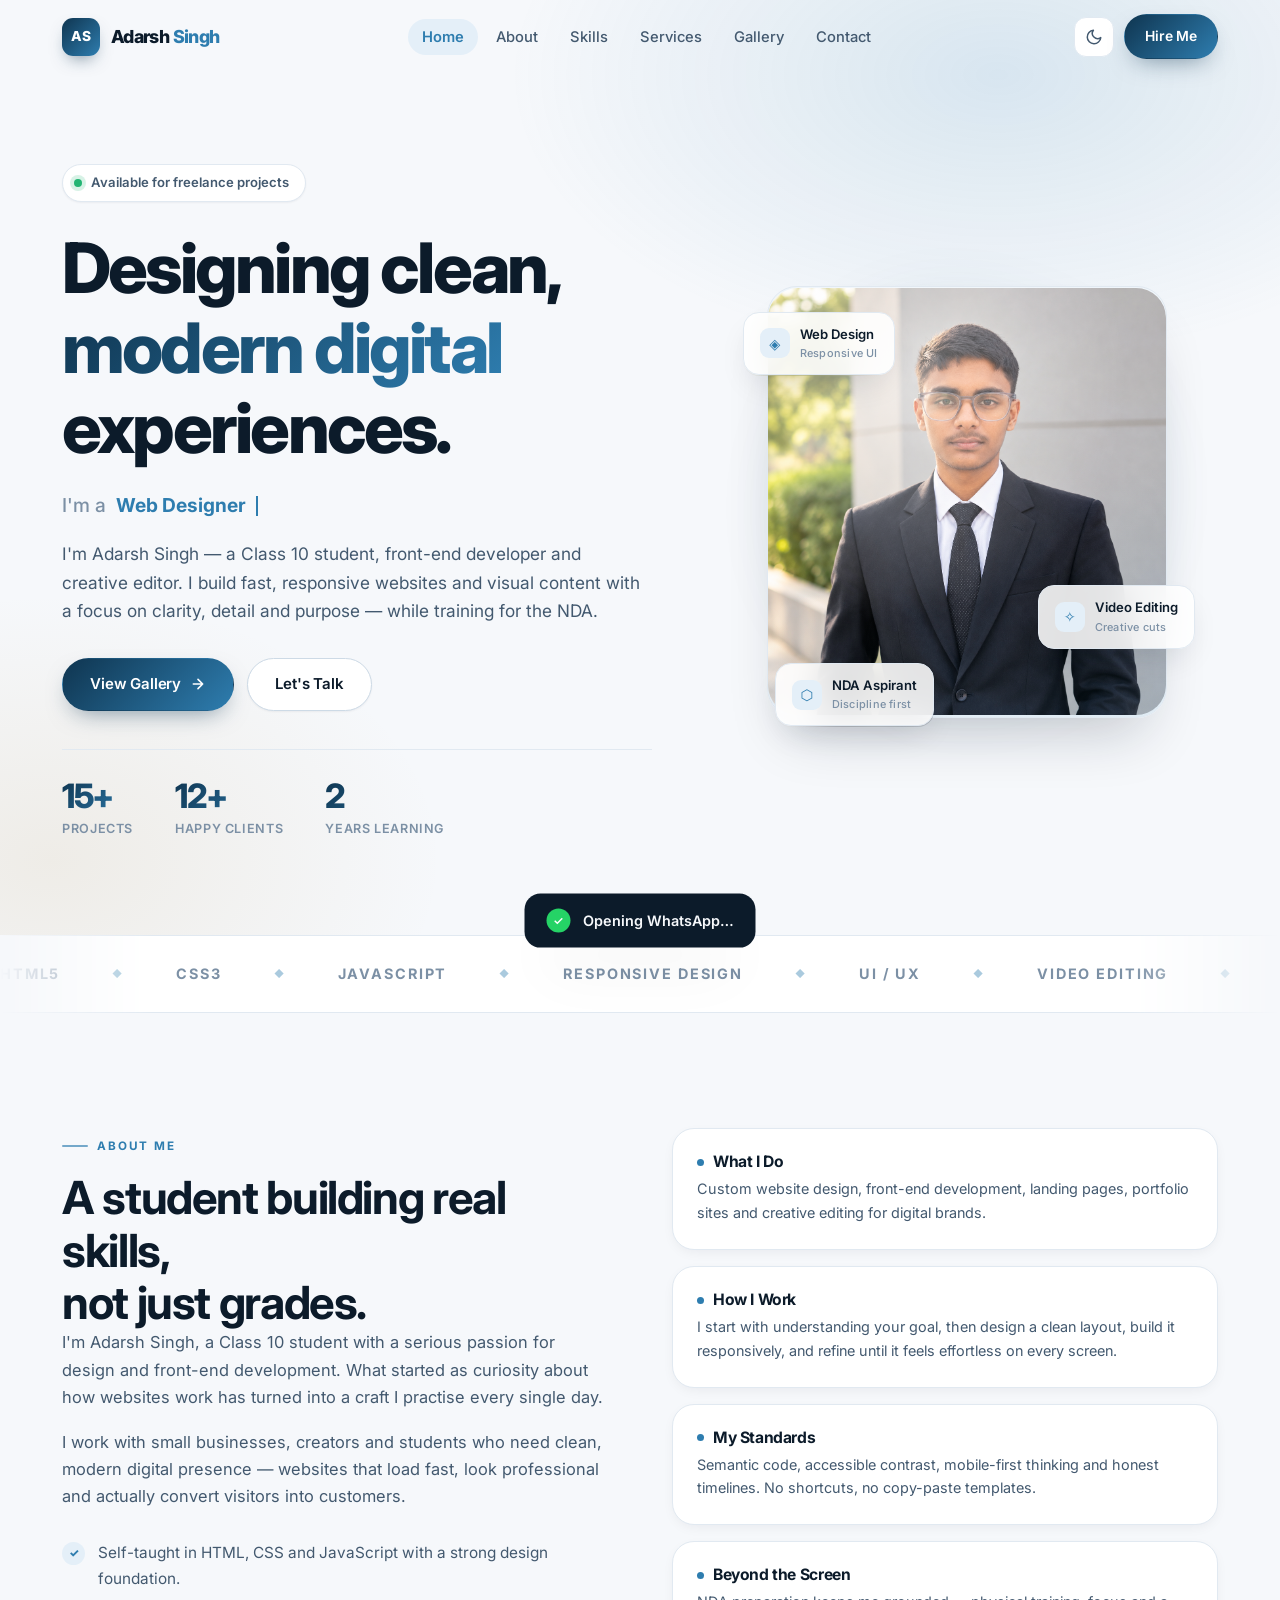
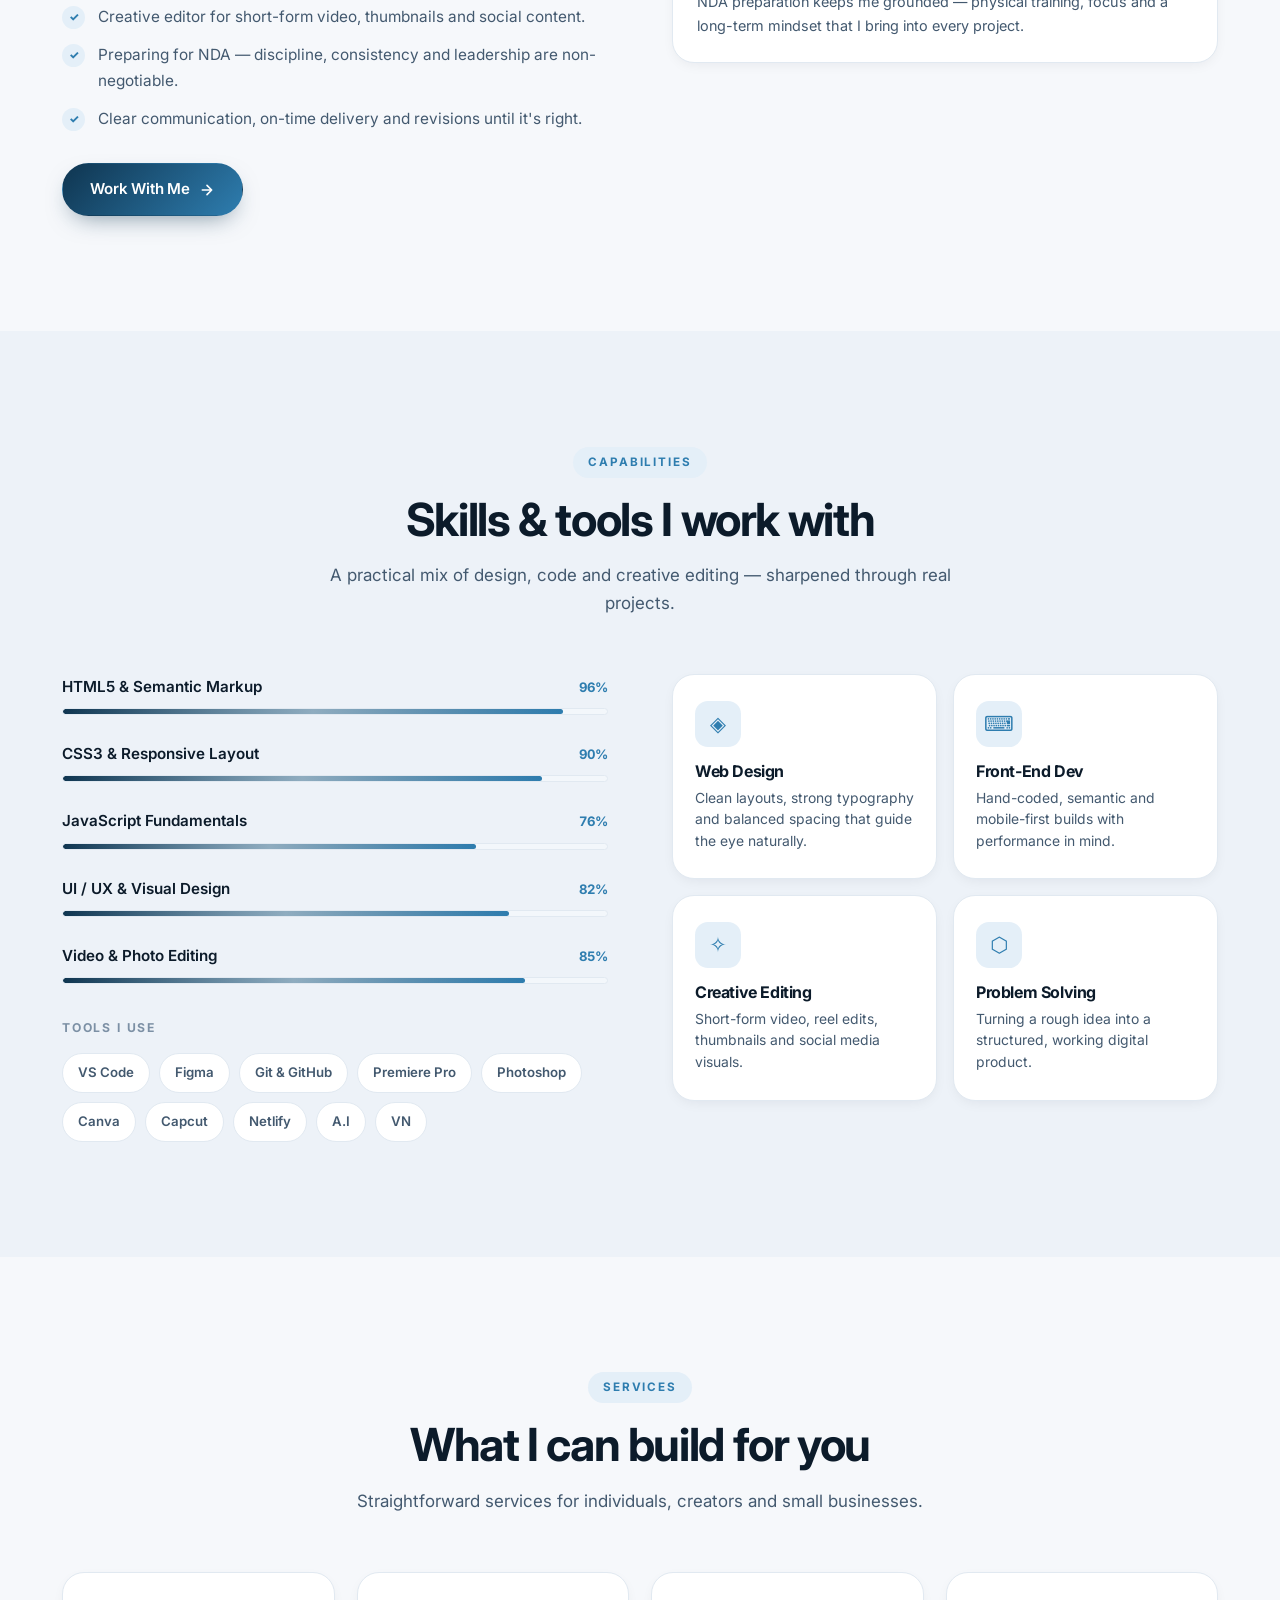
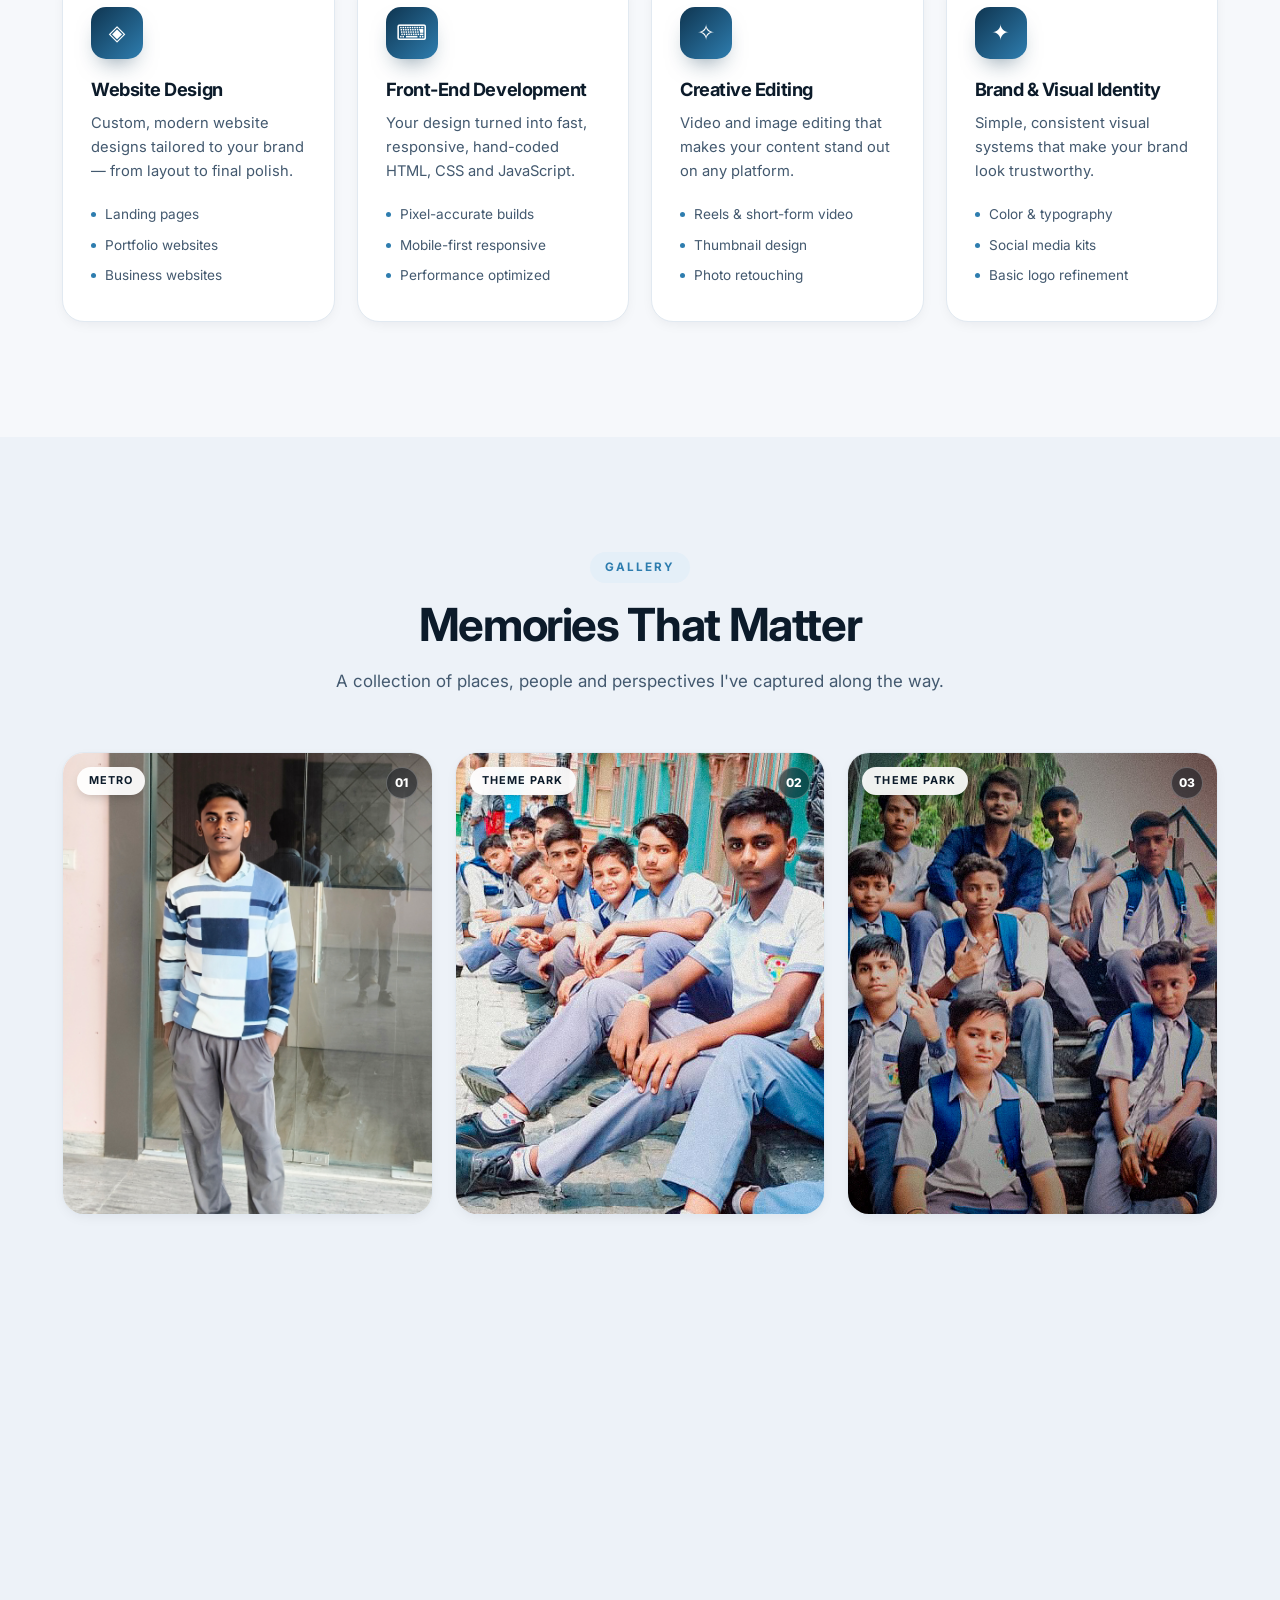
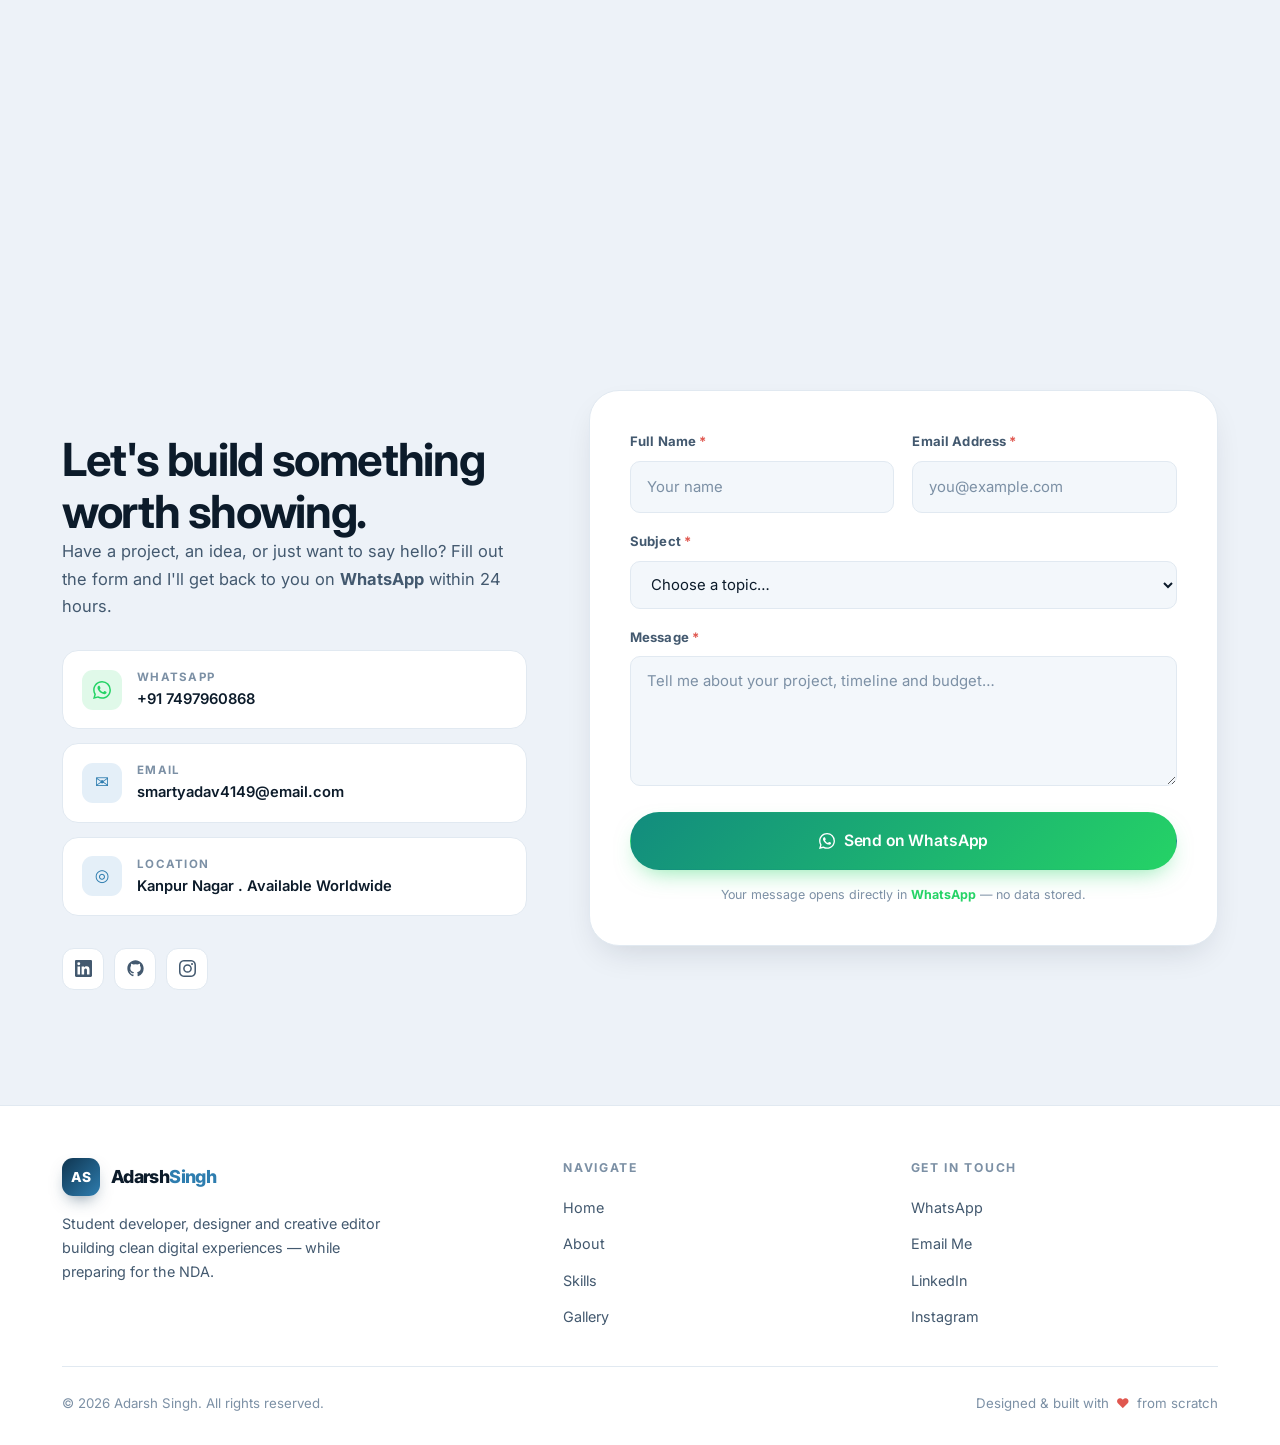
<file: Index.html>
<!DOCTYPE html>
<html lang="en" data-theme="light">
<head>
<meta charset="UTF-8">
<meta name="viewport" content="width=device-width, initial-scale=1.0">
<title>Adarsh Singh — Web Designer, Developer & Creative Editor</title>
<meta name="description" content="Portfolio of Adarsh Singh — student web designer, front-end developer, creative editor and NDA aspirant. Available for freelance work.">
<link rel="preconnect" href="https://fonts.googleapis.com">
<link rel="preconnect" href="https://fonts.gstatic.com" crossorigin>
<link href="https://fonts.googleapis.com/css2?family=Inter:wght@300;400;500;600;700;800&family=Fraunces:opsz,wght@9..144,400;9..144,600;9..144,700&display=swap" rel="stylesheet">
<style>
/* ============================================================
   1. DESIGN TOKENS
   ============================================================ */
:root{
  --bg:#F6F8FB;
  --bg-soft:#EDF2F8;
  --surface:#FFFFFF;
  --surface-2:#F3F7FB;
  --text:#0C1B2A;
  --text-2:#43596F;
  --text-3:#7C90A5;
  --border:#E1E9F1;
  --border-strong:#CDDAE6;

  --primary:#0F3550;
  --accent:#2E7DAF;
  --accent-soft:#E4EFF8;
  --gold:#B08B45;
  --gold-soft:#F6EEDD;
  --wa:#25D366;

  --grad:linear-gradient(135deg,#0F3550 0%,#2E7DAF 100%);
  --grad-soft:linear-gradient(135deg,#EAF2F9 0%,#F7FAFD 100%);

  --shadow-xs:0 1px 2px rgba(12,27,42,.05);
  --shadow-sm:0 4px 14px -4px rgba(12,27,42,.08);
  --shadow-md:0 14px 34px -12px rgba(12,27,42,.16);
  --shadow-lg:0 34px 60px -24px rgba(12,27,42,.24);

  --r-sm:10px;
  --r-md:16px;
  --r-lg:22px;
  --r-xl:30px;
  --r-full:999px;

  --nav-h:74px;
  --ease:cubic-bezier(.22,.61,.36,1);
  --maxw:1200px;
}

html[data-theme="dark"]{
  --bg:#080E16;
  --bg-soft:#0C1620;
  --surface:#0F1B27;
  --surface-2:#14232F;
  --text:#EAF1F8;
  --text-2:#A9BDCF;
  --text-3:#6E849A;
  --border:#1D2E3F;
  --border-strong:#2A3F54;

  --primary:#2E7DAF;
  --accent:#4FA8DC;
  --accent-soft:#12293A;
  --gold:#D6B36A;
  --gold-soft:#2A2318;

  --grad:linear-gradient(135deg,#1D5C87 0%,#4FA8DC 100%);
  --grad-soft:linear-gradient(135deg,#0F1E2B 0%,#0B1520 100%);

  --shadow-xs:0 1px 2px rgba(0,0,0,.4);
  --shadow-sm:0 4px 14px -4px rgba(0,0,0,.5);
  --shadow-md:0 14px 34px -12px rgba(0,0,0,.65);
  --shadow-lg:0 34px 60px -24px rgba(0,0,0,.8);
}

/* ============================================================
   2. BASE / RESET
   ============================================================ */
*,*::before,*::after{margin:0;padding:0;box-sizing:border-box}

html{
  scroll-behavior:smooth;
  scroll-padding-top:calc(var(--nav-h) + 16px);
  -webkit-text-size-adjust:100%;
}

body{
  font-family:'Inter',system-ui,-apple-system,'Segoe UI',Roboto,sans-serif;
  background:var(--bg);
  color:var(--text);
  line-height:1.65;
  font-size:16px;
  -webkit-font-smoothing:antialiased;
  -moz-osx-font-smoothing:grayscale;
  overflow-x:hidden;
  transition:background .35s var(--ease),color .35s var(--ease);
}

body.no-scroll{overflow:hidden}

img,svg{display:block;max-width:100%}
button,input,textarea,select{font:inherit;color:inherit}
button{background:none;border:none;cursor:pointer}
a{color:inherit;text-decoration:none}
ul{list-style:none}

::selection{background:var(--accent);color:#fff}

h1,h2,h3,h4{font-weight:700;line-height:1.15;letter-spacing:-.025em;color:var(--text)}
h1{font-size:clamp(2.4rem,6.2vw,4.35rem);font-weight:800;letter-spacing:-.04em}
h2{font-size:clamp(1.85rem,4.4vw,2.85rem);letter-spacing:-.03em}
h3{font-size:clamp(1.1rem,2.2vw,1.4rem)}
p{color:var(--text-2)}

.serif{font-family:'Fraunces',Georgia,serif;font-weight:600;letter-spacing:-.02em}

/* ============================================================
   3. LAYOUT HELPERS
   ============================================================ */
.container{width:100%;max-width:var(--maxw);margin-inline:auto;padding-inline:22px}

section{padding:clamp(66px,9vw,118px) 0;position:relative}

.section-head{max-width:660px;margin-bottom:56px}
.section-head.center{margin-inline:auto;text-align:center}

.eyebrow{
  display:inline-flex;align-items:center;gap:9px;
  font-size:.73rem;font-weight:700;letter-spacing:.16em;text-transform:uppercase;
  color:var(--accent);margin-bottom:16px;
}
.eyebrow::before{
  content:"";width:26px;height:2px;border-radius:2px;background:var(--accent);opacity:.65;
}
.section-head.center .eyebrow::before{display:none}
.section-head.center .eyebrow{padding:6px 15px;background:var(--accent-soft);border-radius:var(--r-full)}

.section-head h2{margin-bottom:16px}
.section-head p{font-size:1.06rem;max-width:58ch}
.section-head.center p{margin-inline:auto}

/* ============================================================
   4. BUTTONS
   ============================================================ */
.btn{
  display:inline-flex;align-items:center;justify-content:center;gap:9px;
  padding:13px 27px;border-radius:var(--r-full);
  font-size:.94rem;font-weight:600;letter-spacing:-.01em;
  cursor:pointer;border:1.5px solid transparent;white-space:nowrap;
  transition:transform .25s var(--ease),box-shadow .25s var(--ease),
             background .25s var(--ease),color .25s var(--ease),border-color .25s var(--ease);
}
.btn svg{width:16px;height:16px;flex-shrink:0;transition:transform .3s var(--ease)}
.btn:active{transform:scale(.97)}

.btn-primary{background:var(--grad);color:#fff;box-shadow:0 10px 24px -10px rgba(15,53,80,.55)}
.btn-primary:hover{transform:translateY(-2px);box-shadow:0 18px 32px -12px rgba(15,53,80,.6)}
.btn-primary:hover svg{transform:translateX(3px)}

.btn-wa{
  background:linear-gradient(135deg,#128C7E 0%,#25D366 100%);
  color:#fff;
  box-shadow:0 10px 24px -10px rgba(37,211,102,.6);
}
.btn-wa:hover{transform:translateY(-2px);box-shadow:0 18px 32px -12px rgba(37,211,102,.7)}

.btn-ghost{background:var(--surface);color:var(--text);border-color:var(--border-strong);box-shadow:var(--shadow-xs)}
.btn-ghost:hover{transform:translateY(-2px);border-color:var(--accent);color:var(--accent);box-shadow:var(--shadow-sm)}

.btn-sm{padding:10px 20px;font-size:.87rem}

/* ============================================================
   5. SCROLL PROGRESS
   ============================================================ */
.scroll-progress{
  position:fixed;top:0;left:0;height:3px;width:0;z-index:2000;
  background:var(--grad);
  transition:width .1s linear;
  box-shadow:0 0 12px rgba(46,125,175,.6);
}

/* ============================================================
   6. HEADER / NAV
   ============================================================ */
.header{
  position:fixed;top:0;left:0;right:0;z-index:1000;
  height:var(--nav-h);
  display:flex;align-items:center;
  background:transparent;
  transition:background .35s var(--ease),box-shadow .35s var(--ease),
             border-color .35s var(--ease),backdrop-filter .35s var(--ease);
  border-bottom:1px solid transparent;
}
.header.scrolled{
  background:color-mix(in srgb,var(--surface) 82%,transparent);
  backdrop-filter:blur(18px) saturate(160%);
  -webkit-backdrop-filter:blur(18px) saturate(160%);
  border-bottom-color:var(--border);
  box-shadow:0 6px 24px -16px rgba(12,27,42,.35);
}

.nav{display:flex;align-items:center;justify-content:space-between;gap:20px;width:100%}

.logo{display:flex;align-items:center;gap:11px;font-weight:800;font-size:1.12rem;letter-spacing:-.035em}
.logo-mark{
  width:38px;height:38px;border-radius:11px;background:var(--grad);
  display:grid;place-items:center;color:#fff;font-size:.86rem;font-weight:800;
  letter-spacing:-.03em;box-shadow:0 8px 18px -8px rgba(15,53,80,.7);
  flex-shrink:0;
}
.logo-text span{color:var(--accent)}

.nav-menu{display:flex;align-items:center;gap:4px}
.nav-link{
  position:relative;padding:9px 14px;border-radius:var(--r-full);
  font-size:.92rem;font-weight:500;color:var(--text-2);
  transition:color .25s var(--ease),background .25s var(--ease);
}
.nav-link:hover{color:var(--text);background:var(--surface-2)}
.nav-link.active{color:var(--accent);font-weight:600;background:var(--accent-soft)}

.nav-actions{display:flex;align-items:center;gap:10px}

.icon-btn{
  width:40px;height:40px;border-radius:12px;
  display:grid;place-items:center;
  border:1.5px solid var(--border);background:var(--surface);
  color:var(--text-2);transition:all .25s var(--ease);
}
.icon-btn:hover{color:var(--accent);border-color:var(--accent);transform:translateY(-2px)}
.icon-btn svg{width:18px;height:18px}

.theme-toggle .sun{display:none}
html[data-theme="dark"] .theme-toggle .sun{display:block}
html[data-theme="dark"] .theme-toggle .moon{display:none}

.hamburger{display:none;width:42px;height:42px;border-radius:12px;border:1.5px solid var(--border);background:var(--surface);position:relative}
.hamburger span{
  position:absolute;left:50%;top:50%;width:18px;height:2px;border-radius:2px;
  background:var(--text);transform:translate(-50%,-50%);
  transition:transform .3s var(--ease),opacity .2s var(--ease);
}
.hamburger span:nth-child(1){margin-top:-6px}
.hamburger span:nth-child(3){margin-top:6px}
.hamburger.open span:nth-child(1){transform:translate(-50%,-50%) rotate(45deg);margin-top:0}
.hamburger.open span:nth-child(2){opacity:0}
.hamburger.open span:nth-child(3){transform:translate(-50%,-50%) rotate(-45deg);margin-top:0}

/* ============================================================
   7. HERO
   ============================================================ */
.hero{
  padding-top:calc(var(--nav-h) + clamp(48px,8vw,90px));
  padding-bottom:clamp(60px,8vw,96px);
  position:relative;overflow:hidden;
}
.hero::before{
  content:"";position:absolute;inset:0;z-index:-1;
  background:
    radial-gradient(720px 420px at 78% 8%,color-mix(in srgb,var(--accent) 15%,transparent),transparent 68%),
    radial-gradient(560px 380px at 4% 92%,color-mix(in srgb,var(--gold) 11%,transparent),transparent 70%);
  pointer-events:none;
}
.hero-grid{
  display:grid;grid-template-columns:1.08fr .92fr;
  gap:clamp(34px,5vw,68px);align-items:center;
}

.status-pill{
  display:inline-flex;align-items:center;gap:9px;
  padding:7px 16px 7px 11px;border-radius:var(--r-full);
  background:var(--surface);border:1px solid var(--border);
  box-shadow:var(--shadow-xs);
  font-size:.82rem;font-weight:600;color:var(--text-2);
  margin-bottom:26px;
}
.status-dot{
  width:8px;height:8px;border-radius:50%;background:#22B573;
  box-shadow:0 0 0 4px rgba(34,181,115,.18);
  animation:pulse 2.2s infinite;
}
@keyframes pulse{
  0%,100%{box-shadow:0 0 0 4px rgba(34,181,115,.18)}
  50%{box-shadow:0 0 0 7px rgba(34,181,115,.06)}
}

.hero h1{margin-bottom:22px}
.hero h1 .grad{
  background:var(--grad);-webkit-background-clip:text;background-clip:text;
  -webkit-text-fill-color:transparent;color:transparent;
}

.typed-line{
  font-size:clamp(1rem,2.1vw,1.2rem);font-weight:600;
  color:var(--text);margin-bottom:18px;min-height:1.7em;
  display:flex;align-items:center;gap:10px;flex-wrap:wrap;
}
.typed-label{color:var(--text-3);font-weight:500}
#typed{color:var(--accent);font-weight:700}
.caret{
  display:inline-block;width:2px;height:1.05em;background:var(--accent);
  animation:blink 1s steps(1) infinite;vertical-align:-2px;
}
@keyframes blink{0%,49%{opacity:1}50%,100%{opacity:0}}

.hero p.lead{font-size:1.08rem;max-width:53ch;margin-bottom:32px;color:var(--text-2)}

.hero-cta{display:flex;flex-wrap:wrap;gap:13px;margin-bottom:38px}

.hero-stats{
  display:flex;flex-wrap:wrap;gap:clamp(20px,4vw,42px);
  padding-top:28px;border-top:1px solid var(--border);
}
.stat-num{
  font-size:clamp(1.6rem,3.4vw,2.1rem);font-weight:800;letter-spacing:-.04em;
  background:var(--grad);-webkit-background-clip:text;background-clip:text;
  -webkit-text-fill-color:transparent;line-height:1.1;
}
.stat-label{font-size:.79rem;color:var(--text-3);font-weight:600;letter-spacing:.05em;text-transform:uppercase;margin-top:4px}

/* Hero visual */
.hero-visual{display:flex;justify-content:center;position:relative}
.portrait-wrap{position:relative;width:min(100%,400px);aspect-ratio:1/1.08}

.portrait-glow{
  position:absolute;inset:8%;border-radius:42% 58% 46% 54%/54% 44% 56% 46%;
  background:var(--grad);opacity:.16;filter:blur(42px);
  animation:blob 14s ease-in-out infinite alternate;
}
@keyframes blob{
  0%{border-radius:42% 58% 46% 54%/54% 44% 56% 46%;transform:scale(1)}
  50%{border-radius:58% 42% 60% 40%/44% 58% 42% 56%;transform:scale(1.06)}
  100%{border-radius:46% 54% 38% 62%/60% 40% 60% 40%;transform:scale(1.02)}
}

.portrait-card{
  position:absolute;inset:0;border-radius:var(--r-xl);overflow:hidden;
  background:var(--grad-soft);
  border:1px solid var(--border);
  box-shadow:var(--shadow-lg);
  display:grid;place-items:center;
}
.portrait-card::after{
  content:"";position:absolute;inset:0;
  background:
    radial-gradient(circle at 30% 22%,rgba(255,255,255,.5),transparent 55%),
    linear-gradient(160deg,transparent 55%,color-mix(in srgb,var(--accent) 12%,transparent));
  pointer-events:none;
}
.monogram{
  font-family:'Fraunces',serif;font-weight:700;
  font-size:clamp(4.6rem,13vw,7rem);letter-spacing:-.05em;
  background:var(--grad);-webkit-background-clip:text;background-clip:text;
  -webkit-text-fill-color:transparent;
  position:relative;z-index:1;
}
.monogram-sub{
  position:absolute;bottom:30px;left:50%;transform:translateX(-50%);
  font-size:.7rem;font-weight:700;letter-spacing:.3em;text-transform:uppercase;
  color:var(--text-3);z-index:1;
}

.float-chip{
  position:absolute;z-index:3;
  display:flex;align-items:center;gap:10px;
  padding:11px 16px;border-radius:var(--r-md);
  background:color-mix(in srgb,var(--surface) 88%,transparent);
  backdrop-filter:blur(14px);-webkit-backdrop-filter:blur(14px);
  border:1px solid var(--border);box-shadow:var(--shadow-md);
  font-size:.82rem;font-weight:600;color:var(--text);
  animation:floaty 5.5s ease-in-out infinite;
}
.float-chip .fc-ico{
  width:30px;height:30px;border-radius:9px;display:grid;place-items:center;
  background:var(--accent-soft);color:var(--accent);font-size:.9rem;flex-shrink:0;
}
.float-chip small{display:block;font-size:.68rem;color:var(--text-3);font-weight:500;letter-spacing:.02em}

.chip-1{top:6%;left:-6%;animation-delay:0s}
.chip-2{bottom:16%;right:-7%;animation-delay:1.4s}
.chip-3{bottom:-2%;left:2%;animation-delay:2.6s}

@keyframes floaty{
  0%,100%{transform:translateY(0)}
  50%{transform:translateY(-13px)}
}

/* ============================================================
   8. MARQUEE
   ============================================================ */
.marquee-band{
  padding:26px 0;
  border-top:1px solid var(--border);border-bottom:1px solid var(--border);
  background:var(--surface);
  overflow:hidden;
  -webkit-mask-image:linear-gradient(90deg,transparent,#000 12%,#000 88%,transparent);
  mask-image:linear-gradient(90deg,transparent,#000 12%,#000 88%,transparent);
}
.marquee-track{display:flex;gap:52px;width:max-content;animation:scroll-x 34s linear infinite}
.marquee-band:hover .marquee-track{animation-play-state:paused}
@keyframes scroll-x{to{transform:translateX(-50%)}}
.marquee-item{
  font-size:.9rem;font-weight:700;letter-spacing:.13em;text-transform:uppercase;
  color:var(--text-3);display:flex;align-items:center;gap:52px;white-space:nowrap;
}
.marquee-item::after{content:"◆";color:var(--accent);opacity:.4;font-size:.6rem}

/* ============================================================
   9. ABOUT
   ============================================================ */
.about-grid{display:grid;grid-template-columns:1fr 1fr;gap:clamp(36px,5vw,72px);align-items:start}

.about-copy p{margin-bottom:18px;font-size:1.03rem}
.about-copy p:last-of-type{margin-bottom:30px}

.about-points{display:grid;gap:13px;margin-bottom:32px}
.about-point{display:flex;gap:13px;align-items:flex-start}
.about-point .tick{
  width:23px;height:23px;border-radius:50%;flex-shrink:0;margin-top:2px;
  background:var(--accent-soft);color:var(--accent);
  display:grid;place-items:center;font-size:.72rem;font-weight:800;
}
.about-point span{font-size:.96rem;color:var(--text-2)}

.info-cards{display:grid;gap:16px}
.info-card{
  padding:24px;border-radius:var(--r-lg);
  background:var(--surface);border:1px solid var(--border);
  box-shadow:var(--shadow-sm);
  transition:transform .3s var(--ease),box-shadow .3s var(--ease),border-color .3s var(--ease);
  position:relative;overflow:hidden;
}
.info-card::before{
  content:"";position:absolute;left:0;top:0;bottom:0;width:3px;
  background:var(--grad);transform:scaleY(0);transform-origin:top;
  transition:transform .35s var(--ease);
}
.info-card:hover{transform:translateX(6px);box-shadow:var(--shadow-md);border-color:var(--border-strong)}
.info-card:hover::before{transform:scaleY(1)}
.info-card h4{font-size:.98rem;margin-bottom:6px;display:flex;align-items:center;gap:9px}
.info-card h4 .dot{width:7px;height:7px;border-radius:50%;background:var(--accent)}
.info-card p{font-size:.9rem;color:var(--text-2)}

/* ============================================================
   10. SKILLS
   ============================================================ */
.skills-section{background:var(--bg-soft)}
.skills-grid{display:grid;grid-template-columns:1fr 1fr;gap:clamp(36px,5vw,68px);align-items:start}

.skill-bar{margin-bottom:26px}
.skill-bar:last-child{margin-bottom:0}
.skill-top{display:flex;justify-content:space-between;align-items:baseline;margin-bottom:9px}
.skill-name{font-size:.95rem;font-weight:600;color:var(--text)}
.skill-pct{font-size:.82rem;font-weight:700;color:var(--accent);font-variant-numeric:tabular-nums}
.skill-track{height:7px;border-radius:var(--r-full);background:var(--surface-2);overflow:hidden;border:1px solid var(--border)}
.skill-fill{
  height:100%;width:0;border-radius:var(--r-full);
  background:var(--grad);
  transition:width 1.3s cubic-bezier(.22,.61,.36,1);
  position:relative;
}
.skill-fill::after{
  content:"";position:absolute;inset:0;border-radius:inherit;
  background:linear-gradient(90deg,transparent,rgba(255,255,255,.5),transparent);
  animation:shimmer 2.4s infinite;
}
@keyframes shimmer{0%{transform:translateX(-100%)}100%{transform:translateX(100%)}}

.tools-block{margin-top:34px}
.tools-title{font-size:.76rem;font-weight:700;letter-spacing:.15em;text-transform:uppercase;color:var(--text-3);margin-bottom:15px}
.chips{display:flex;flex-wrap:wrap;gap:9px}
.chip{
  padding:8px 15px;border-radius:var(--r-full);
  background:var(--surface);border:1px solid var(--border);
  font-size:.83rem;font-weight:600;color:var(--text-2);
  transition:all .25s var(--ease);
}
.chip:hover{color:var(--accent);border-color:var(--accent);transform:translateY(-2px);box-shadow:var(--shadow-sm)}

.skill-cards{display:grid;grid-template-columns:1fr 1fr;gap:16px}
.skill-card{
  padding:26px 22px;border-radius:var(--r-lg);
  background:var(--surface);border:1px solid var(--border);
  box-shadow:var(--shadow-sm);
  transition:all .3s var(--ease);
}
.skill-card:hover{transform:translateY(-5px);box-shadow:var(--shadow-md);border-color:var(--border-strong)}
.skill-card .ico{
  width:46px;height:46px;border-radius:13px;
  background:var(--accent-soft);color:var(--accent);
  display:grid;place-items:center;font-size:1.3rem;margin-bottom:15px;
  transition:transform .3s var(--ease);
}
.skill-card:hover .ico{transform:scale(1.08) rotate(-5deg)}
.skill-card h4{font-size:1rem;margin-bottom:7px}
.skill-card p{font-size:.87rem;line-height:1.55}

/* ============================================================
   11. SERVICES
   ============================================================ */
.services-grid{display:grid;grid-template-columns:repeat(auto-fit,minmax(272px,1fr));gap:22px}

.service-card{
  padding:34px 28px;border-radius:var(--r-lg);
  background:var(--surface);border:1px solid var(--border);
  box-shadow:var(--shadow-sm);position:relative;overflow:hidden;
  transition:transform .35s var(--ease),box-shadow .35s var(--ease),border-color .35s var(--ease);
  display:flex;flex-direction:column;
}
.service-card::after{
  content:"";position:absolute;top:-70px;right:-70px;width:170px;height:170px;
  border-radius:50%;background:var(--accent-soft);opacity:0;
  transition:opacity .4s var(--ease),transform .5s var(--ease);
}
.service-card:hover{transform:translateY(-7px);box-shadow:var(--shadow-md);border-color:var(--border-strong)}
.service-card:hover::after{opacity:1;transform:scale(1.15)}

.service-ico{
  width:52px;height:52px;border-radius:15px;background:var(--grad);color:#fff;
  display:grid;place-items:center;font-size:1.35rem;margin-bottom:20px;
  box-shadow:0 12px 24px -12px rgba(15,53,80,.65);position:relative;z-index:1;
}
.service-card h3{font-size:1.14rem;margin-bottom:11px;position:relative;z-index:1}
.service-card p{font-size:.92rem;margin-bottom:20px;position:relative;z-index:1;flex:1}
.service-list{display:grid;gap:8px;position:relative;z-index:1}
.service-list li{font-size:.85rem;color:var(--text-2);display:flex;gap:9px;align-items:center}
.service-list li::before{content:"";width:5px;height:5px;border-radius:50%;background:var(--accent);flex-shrink:0}

/* ============================================================
   12. TRAVEL GALLERY  (replaces projects)
   ============================================================ */
.gallery-section{background:var(--bg-soft)}

.gallery-grid{
  display:grid;
  grid-template-columns:repeat(auto-fit,minmax(280px,1fr));
  gap:22px;
}

.gallery-card{
  position:relative;
  border-radius:var(--r-lg);
  overflow:hidden;
  background:var(--surface);
  border:1px solid var(--border);
  box-shadow:var(--shadow-sm);
  aspect-ratio:4/5;
  cursor:pointer;
  transition:transform .4s var(--ease),box-shadow .4s var(--ease),border-color .4s var(--ease);
}
.gallery-card:hover{
  transform:translateY(-8px);
  box-shadow:var(--shadow-lg);
  border-color:var(--border-strong);
}

.gallery-card img{
  width:100%;height:100%;object-fit:cover;
  transition:transform .7s var(--ease),filter .4s var(--ease);
  display:block;
}
.gallery-card:hover img{transform:scale(1.08);filter:brightness(.85)}

.gallery-overlay{
  position:absolute;inset:0;
  background:linear-gradient(to top,rgba(8,14,22,.85) 0%,rgba(8,14,22,.35) 45%,transparent 75%);
  display:flex;flex-direction:column;justify-content:flex-end;
  padding:24px 22px;
  opacity:0;
  transition:opacity .4s var(--ease);
}
.gallery-card:hover .gallery-overlay{opacity:1}

.gallery-overlay h4{
  color:#fff;font-size:1.05rem;font-weight:700;margin-bottom:5px;
  transform:translateY(12px);transition:transform .4s var(--ease) .05s;
}
.gallery-card:hover .gallery-overlay h4{transform:translateY(0)}

.gallery-overlay p{
  color:rgba(255,255,255,.82);font-size:.83rem;font-weight:500;
  display:flex;align-items:center;gap:7px;
  transform:translateY(12px);transition:transform .4s var(--ease) .1s;
}
.gallery-card:hover .gallery-overlay p{transform:translateY(0)}
.gallery-overlay p::before{
  content:"◉";color:var(--gold);font-size:.7rem;
}

/* Always-visible corner badge */
.gallery-badge{
  position:absolute;top:14px;left:14px;z-index:2;
  padding:5px 12px;border-radius:var(--r-full);
  background:rgba(255,255,255,.92);
  backdrop-filter:blur(8px);-webkit-backdrop-filter:blur(8px);
  font-size:.68rem;font-weight:700;letter-spacing:.1em;text-transform:uppercase;
  color:#0C1B2A;
  box-shadow:0 4px 12px -4px rgba(0,0,0,.25);
}
html[data-theme="dark"] .gallery-badge{
  background:rgba(15,27,39,.9);color:#EAF1F8;
}

/* Photo number */
.gallery-num{
  position:absolute;top:14px;right:14px;z-index:2;
  width:32px;height:32px;border-radius:50%;
  background:rgba(8,14,22,.5);
  backdrop-filter:blur(8px);-webkit-backdrop-filter:blur(8px);
  border:1px solid rgba(255,255,255,.25);
  display:grid;place-items:center;
  font-size:.75rem;font-weight:800;color:#fff;
}

/* Gallery note */
.gallery-note{
  margin-top:36px;text-align:center;
  font-size:.88rem;color:var(--text-3);
  display:flex;align-items:center;justify-content:center;gap:9px;flex-wrap:wrap;
}
.gallery-note .pulse-dot{
  width:7px;height:7px;border-radius:50%;background:var(--wa);
  box-shadow:0 0 0 4px rgba(37,211,102,.18);
  animation:pulse 2.2s infinite;
}

/* ============================================================
   13. CONTACT
   ============================================================ */
.contact-section{background:var(--bg-soft)}
.contact-grid{display:grid;grid-template-columns:.85fr 1.15fr;gap:clamp(34px,5vw,62px);align-items:start}

.contact-intro p{font-size:1.03rem;margin-bottom:30px}

.contact-list{display:grid;gap:14px;margin-bottom:32px}
.contact-item{
  display:flex;align-items:center;gap:15px;
  padding:17px 19px;border-radius:var(--r-md);
  background:var(--surface);border:1px solid var(--border);
  transition:all .28s var(--ease);
}
.contact-item:hover{transform:translateX(6px);border-color:var(--accent);box-shadow:var(--shadow-sm)}
.contact-item .ci-ico{
  width:40px;height:40px;border-radius:11px;flex-shrink:0;
  background:var(--accent-soft);color:var(--accent);
  display:grid;place-items:center;font-size:1.05rem;
}
.contact-item.wa-item:hover{border-color:var(--wa)}
.contact-item.wa-item .ci-ico{background:rgba(37,211,102,.14);color:var(--wa)}
.contact-item .ci-label{font-size:.72rem;font-weight:700;letter-spacing:.11em;text-transform:uppercase;color:var(--text-3)}
.contact-item .ci-value{font-size:.92rem;font-weight:600;color:var(--text);word-break:break-word}

.socials{display:flex;gap:10px}
.social-btn{
  width:42px;height:42px;border-radius:12px;
  background:var(--surface);border:1px solid var(--border);
  display:grid;place-items:center;color:var(--text-2);
  transition:all .28s var(--ease);
}
.social-btn:hover{color:#fff;background:var(--grad);border-color:transparent;transform:translateY(-3px);box-shadow:0 10px 22px -10px rgba(15,53,80,.6)}
.social-btn.li:hover{background:linear-gradient(135deg,#0A66C2,#0077B5)}
.social-btn.gh:hover{background:linear-gradient(135deg,#171515,#2b2626)}
.social-btn.ig:hover{background:linear-gradient(135deg,#833AB4,#E1306C,#F77737)}
.social-btn svg{width:17px;height:17px}

.form-card{
  padding:clamp(26px,4vw,40px);border-radius:var(--r-xl);
  background:var(--surface);border:1px solid var(--border);
  box-shadow:var(--shadow-md);
}
.form-row{display:grid;grid-template-columns:1fr 1fr;gap:18px}
.field{margin-bottom:18px;position:relative}
.field label{
  display:block;font-size:.82rem;font-weight:700;color:var(--text-2);
  margin-bottom:8px;letter-spacing:.01em;
}
.field label .req{color:#E0574F}
.field input,.field textarea,.field select{
  width:100%;padding:13px 16px;
  border-radius:var(--r-sm);
  border:1.5px solid var(--border);
  background:var(--surface-2);
  color:var(--text);font-size:.93rem;font-family:inherit;
  transition:border-color .25s var(--ease),background .25s var(--ease),box-shadow .25s var(--ease);
  outline:none;
}
.field textarea{resize:vertical;min-height:130px;line-height:1.6}
.field input::placeholder,.field textarea::placeholder{color:var(--text-3)}
.field input:focus,.field textarea:focus,.field select:focus{
  border-color:var(--accent);background:var(--surface);
  box-shadow:0 0 0 4px color-mix(in srgb,var(--accent) 13%,transparent);
}
.field.error input,.field.error textarea,.field.error select{border-color:#E0574F;background:color-mix(in srgb,#E0574F 5%,var(--surface))}
.err-msg{display:none;font-size:.78rem;color:#E0574F;font-weight:600;margin-top:6px}
.field.error .err-msg{display:block}

.submit-btn{width:100%;padding:15px;font-size:.98rem}
.submit-btn:disabled{opacity:.65;cursor:not-allowed;transform:none !important}

.form-note{font-size:.78rem;color:var(--text-3);text-align:center;margin-top:15px}
.form-note strong{color:var(--wa);font-weight:700}

/* ============================================================
   14. FOOTER
   ============================================================ */
.footer{
  background:var(--surface);border-top:1px solid var(--border);
  padding:52px 0 30px;
}
.footer-top{
  display:grid;grid-template-columns:1.5fr 1fr 1fr;gap:40px;
  padding-bottom:36px;border-bottom:1px solid var(--border);
}
.footer-brand p{font-size:.9rem;max-width:36ch;margin:16px 0 0}
.footer-col h5{
  font-size:.76rem;font-weight:700;letter-spacing:.14em;text-transform:uppercase;
  color:var(--text-3);margin-bottom:16px;
}
.footer-col ul{display:grid;gap:10px}
.footer-col a{font-size:.9rem;color:var(--text-2);transition:color .22s var(--ease),padding-left .22s var(--ease)}
.footer-col a:hover{color:var(--accent);padding-left:5px}
.footer-bottom{
  display:flex;justify-content:space-between;align-items:center;gap:16px;
  padding-top:26px;flex-wrap:wrap;
}
.footer-bottom p{font-size:.83rem;color:var(--text-3)}
.footer-bottom .made{display:flex;align-items:center;gap:7px;font-size:.83rem;color:var(--text-3)}

/* ============================================================
   15. BACK TO TOP + TOAST
   ============================================================ */
.to-top{
  position:fixed;right:22px;bottom:22px;z-index:900;
  width:46px;height:46px;border-radius:14px;
  background:var(--grad);color:#fff;
  display:grid;place-items:center;
  box-shadow:0 14px 30px -12px rgba(15,53,80,.7);
  opacity:0;visibility:hidden;transform:translateY(16px) scale(.9);
  transition:all .35s var(--ease);
}
.to-top.show{opacity:1;visibility:visible;transform:translateY(0) scale(1)}
.to-top:hover{transform:translateY(-4px) scale(1.05)}
.to-top svg{width:18px;height:18px}

.toast{
  position:fixed;left:50%;bottom:28px;z-index:3000;
  transform:translate(-50%,140%);
  display:flex;align-items:center;gap:12px;
  padding:15px 22px;border-radius:var(--r-md);
  background:var(--text);color:var(--bg);
  box-shadow:var(--shadow-lg);
  font-size:.9rem;font-weight:600;
  transition:transform .45s cubic-bezier(.22,.61,.36,1);
  max-width:calc(100vw - 40px);
}
.toast.show{transform:translate(-50%,0)}
.toast .t-ico{
  width:24px;height:24px;border-radius:50%;background:var(--wa);color:#fff;
  display:grid;place-items:center;font-size:.75rem;flex-shrink:0;
}
.toast.error .t-ico{background:#E0574F}

/* ============================================================
   16. REVEAL ANIMATIONS
   ============================================================ */
.reveal{opacity:0;transform:translateY(28px);transition:opacity .75s var(--ease),transform .75s var(--ease)}
.reveal.visible{opacity:1;transform:none}
.reveal.d1{transition-delay:.08s}
.reveal.d2{transition-delay:.16s}
.reveal.d3{transition-delay:.24s}
.reveal.d4{transition-delay:.32s}
.reveal.d5{transition-delay:.4s}
.reveal.d6{transition-delay:.48s}

/* ============================================================
   17. RESPONSIVE
   ============================================================ */
@media (max-width:1024px){
  .hero-grid{grid-template-columns:1fr;text-align:center}
  .hero p.lead{margin-inline:auto}
  .hero-cta{justify-content:center}
  .hero-stats{justify-content:center}
  .typed-line{justify-content:center}
  .hero-visual{order:-1;margin-bottom:14px}
  .portrait-wrap{width:min(78%,330px)}
  .about-grid,.skills-grid,.contact-grid{grid-template-columns:1fr}
  .footer-top{grid-template-columns:1fr 1fr}
}

@media (max-width:860px){
  .nav-menu{
    position:fixed;top:var(--nav-h);left:0;right:0;
    flex-direction:column;align-items:stretch;gap:4px;
    padding:18px 22px 26px;
    background:var(--surface);
    border-bottom:1px solid var(--border);
    box-shadow:var(--shadow-md);
    transform:translateY(-130%);
    transition:transform .4s var(--ease);
    max-height:calc(100vh - var(--nav-h));
    overflow-y:auto;
  }
  .nav-menu.open{transform:translateY(0)}
  .nav-link{padding:14px 16px;font-size:1rem;border-radius:var(--r-sm)}
  .hamburger{display:grid;place-items:center}
  .nav-actions .btn-primary{display:none}
}

@media (max-width:640px){
  body{font-size:15px}
  .container{padding-inline:18px}
  section{padding:56px 0}
  .section-head{margin-bottom:38px}
  .hero-stats{gap:22px;padding-top:22px}
  .stat-num{font-size:1.55rem}
  .skill-cards{grid-template-columns:1fr}
  .form-row{grid-template-columns:1fr}
  .footer-top{grid-template-columns:1fr;gap:30px}
  .footer-bottom{flex-direction:column;text-align:center}
  .chip-1{left:-2%;top:2%}
  .chip-2{right:-2%}
  .float-chip{padding:9px 13px;font-size:.76rem}
  .float-chip .fc-ico{width:26px;height:26px;font-size:.78rem}
  .to-top{right:16px;bottom:16px;width:42px;height:42px}
  .gallery-grid{grid-template-columns:1fr;gap:18px}
  .gallery-card{aspect-ratio:4/5}
  .marquee-track{gap:34px}
  .marquee-item{gap:34px}
}

@media (max-width:400px){
  .hero-cta{flex-direction:column;width:100%}
  .hero-cta .btn{width:100%}
  .monogram{font-size:4rem}
}

@media (prefers-reduced-motion:reduce){
  *,*::before,*::after{
    animation-duration:.001ms !important;animation-iteration-count:1 !important;
    transition-duration:.001ms !important;scroll-behavior:auto !important;
  }
  .reveal{opacity:1;transform:none}
}
</style>
</head>
<body>

<!-- ================= SCROLL PROGRESS ================= -->
<div class="scroll-progress" id="scrollProgress"></div>

<!-- ================= HEADER ================= -->
<header class="header" id="header">
  <nav class="nav container">
    <a href="#home" class="logo" aria-label="Adarsh Singh — home">
      
      <span class="logo-mark"> AS </span>
      <span class="logo-text">Adarsh<span> Singh</span></span>
    </a>

    <ul class="nav-menu" id="navMenu">
      <li><a href="#home" class="nav-link active">Home</a></li>
      <li><a href="#about" class="nav-link">About</a></li>
      <li><a href="#skills" class="nav-link">Skills</a></li>
      <li><a href="#services" class="nav-link">Services</a></li>
      <li><a href="#gallery" class="nav-link">Gallery</a></li>
      <li><a href="#contact" class="nav-link">Contact</a></li>
    </ul>

    <div class="nav-actions">
      <button class="icon-btn theme-toggle" id="themeToggle" aria-label="Toggle dark mode" title="Toggle theme">
        <svg class="moon" viewBox="0 0 24 24" fill="none" stroke="currentColor" stroke-width="2" stroke-linecap="round" stroke-linejoin="round"><path d="M21 12.79A9 9 0 1 1 11.21 3 7 7 0 0 0 21 12.79z"/></svg>
        <svg class="sun" viewBox="0 0 24 24" fill="none" stroke="currentColor" stroke-width="2" stroke-linecap="round" stroke-linejoin="round"><circle cx="12" cy="12" r="4"/><path d="M12 2v2M12 20v2M4.93 4.93l1.41 1.41M17.66 17.66l1.41 1.41M2 12h2M20 12h2M6.34 17.66l-1.41 1.41M19.07 4.93l-1.41 1.41"/></svg>
      </button>
      <a href="#contact" class="btn btn-primary btn-sm">Hire Me</a>
      <button class="hamburger" id="hamburger" aria-label="Open menu" aria-expanded="false">
        <span></span><span></span><span></span>
      </button>
    </div>
  </nav>
</header>

<main>

<!-- ================= HERO ================= -->
<section class="hero" id="home">
  <div class="container hero-grid">
    <div class="hero-content">
      <div class="status-pill reveal">
        <span class="status-dot"></span>
        Available for freelance projects
      </div>

      <h1 class="reveal d1">
        Designing clean,<br>
        <span class="grad">modern digital</span><br>
        experiences.
      </h1>

      <div class="typed-line reveal d2">
        <span class="typed-label">I'm a</span>
        <span id="typed">Web Designer</span><span class="caret"></span>
      </div>

      <p class="lead reveal d2">
        I'm Adarsh Singh — a Class 10 student, front-end developer and creative editor.
        I build fast, responsive websites and visual content with a focus on clarity,
        detail and purpose — while training for the NDA.
      </p>

      <div class="hero-cta reveal d3">
        <a href="#gallery" class="btn btn-primary">
          View Gallery
          <svg viewBox="0 0 24 24" fill="none" stroke="currentColor" stroke-width="2.4" stroke-linecap="round" stroke-linejoin="round"><path d="M5 12h14M12 5l7 7-7 7"/></svg>
        </a>
        <a href="#contact" class="btn btn-ghost">Let's Talk</a>
      </div>

      <div class="hero-stats reveal d4">
        <div>
          <div class="stat-num" data-count="15">0</div>
          <div class="stat-label">Projects</div>
        </div>
        <div>
          <div class="stat-num" data-count="12">0</div>
          <div class="stat-label">Happy Clients</div>
        </div>
        <div>
          <div class="stat-num" data-count="2">0</div>
          <div class="stat-label">Years Learning</div>
        </div>
      </div>
    </div>

    <div class="hero-visual reveal d2">
      <div class="portrait-wrap">
        <div class="portrait-glow"></div>
        <div class="portrait-card">
          <img src="file_000000007b9082118c17e488e37970af.png" alt="profile picture" style=" width :100%; height:100% object-fitauto;border-radius:inherit;">
        </div>

        <div class="float-chip chip-1">
          <span class="fc-ico">◈</span>
          <div>Web Design<small>Responsive UI</small></div>
        </div>
        <div class="float-chip chip-2">
          <span class="fc-ico">✧</span>
          <div>Video Editing<small>Creative cuts</small></div>
        </div>
        <div class="float-chip chip-3">
          <span class="fc-ico">⬡</span>
          <div>NDA Aspirant<small>Discipline first</small></div>
        </div>
      </div>
    </div>
  </div>
</section>

<!-- ================= MARQUEE ================= -->
<div class="marquee-band" aria-hidden="true">
  <div class="marquee-track" id="marqueeTrack">
    <div class="marquee-item">HTML5</div>
    <div class="marquee-item">CSS3</div>
    <div class="marquee-item">JavaScript</div>
    <div class="marquee-item">Responsive Design</div>
    <div class="marquee-item">UI / UX</div>
    <div class="marquee-item">Video Editing</div>
    <div class="marquee-item">Photo Manipulation</div>
    <div class="marquee-item">Brand Identity</div>
  </div>
</div>

<!-- ================= ABOUT ================= -->
<section id="about">
  <div class="container about-grid">
    <div class="about-copy">
      <div class="eyebrow reveal">About Me</div>
      <h2 class="reveal d1">A student building real skills,<br>not just grades.</h2>

      <p class="reveal d2">
        I'm Adarsh Singh, a Class 10 student with a serious passion for design and
        front-end development. What started as curiosity about how websites work has
        turned into a craft I practise every single day.
      </p>
      <p class="reveal d2">
        I work with small businesses, creators and students who need clean, modern
        digital presence — websites that load fast, look professional and actually
        convert visitors into customers.
      </p>

      <div class="about-points reveal d3">
        <div class="about-point">
          <span class="tick">✓</span>
          <span>Self-taught in HTML, CSS and JavaScript with a strong design foundation.</span>
        </div>
        <div class="about-point">
          <span class="tick">✓</span>
          <span>Creative editor for short-form video, thumbnails and social content.</span>
        </div>
        <div class="about-point">
          <span class="tick">✓</span>
          <span>Preparing for NDA — discipline, consistency and leadership are non-negotiable.</span>
        </div>
        <div class="about-point">
          <span class="tick">✓</span>
          <span>Clear communication, on-time delivery and revisions until it's right.</span>
        </div>
      </div>

      <a href="#contact" class="btn btn-primary reveal d3">
        Work With Me
        <svg viewBox="0 0 24 24" fill="none" stroke="currentColor" stroke-width="2.4" stroke-linecap="round" stroke-linejoin="round"><path d="M5 12h14M12 5l7 7-7 7"/></svg>
      </a>
    </div>

    <div class="info-cards">
      <div class="info-card reveal d1">
        <h4><span class="dot"></span> What I Do</h4>
        <p>Custom website design, front-end development, landing pages, portfolio sites and creative editing for digital brands.</p>
      </div>
      <div class="info-card reveal d2">
        <h4><span class="dot"></span> How I Work</h4>
        <p>I start with understanding your goal, then design a clean layout, build it responsively, and refine until it feels effortless on every screen.</p>
      </div>
      <div class="info-card reveal d3">
        <h4><span class="dot"></span> My Standards</h4>
        <p>Semantic code, accessible contrast, mobile-first thinking and honest timelines. No shortcuts, no copy-paste templates.</p>
      </div>
      <div class="info-card reveal d4">
        <h4><span class="dot"></span> Beyond the Screen</h4>
        <p>NDA preparation keeps me grounded — physical training, focus and a long-term mindset that I bring into every project.</p>
      </div>
    </div>
  </div>
</section>

<!-- ================= SKILLS ================= -->
<section class="skills-section" id="skills">
  <div class="container">
    <div class="section-head center">
      <div class="eyebrow reveal">Capabilities</div>
      <h2 class="reveal d1">Skills &amp; tools I work with</h2>
      <p class="reveal d2">A practical mix of design, code and creative editing — sharpened through real projects.</p>
    </div>

    <div class="skills-grid">
      <div class="reveal d1">
        <div class="skill-bar">
          <div class="skill-top">
            <span class="skill-name">HTML5 &amp; Semantic Markup</span>
            <span class="skill-pct">96%</span>
          </div>
          <div class="skill-track"><div class="skill-fill" data-width="92"></div></div>
        </div>

        <div class="skill-bar">
          <div class="skill-top">
            <span class="skill-name">CSS3 &amp; Responsive Layout</span>
            <span class="skill-pct">90%</span>
          </div>
          <div class="skill-track"><div class="skill-fill" data-width="88"></div></div>
        </div>

        <div class="skill-bar">
          <div class="skill-top">
            <span class="skill-name">JavaScript Fundamentals</span>
            <span class="skill-pct">76%</span>
          </div>
          <div class="skill-track"><div class="skill-fill" data-width="76"></div></div>
        </div>

        <div class="skill-bar">
          <div class="skill-top">
            <span class="skill-name">UI / UX &amp; Visual Design</span>
            <span class="skill-pct">82%</span>
          </div>
          <div class="skill-track"><div class="skill-fill" data-width="82"></div></div>
        </div>

        <div class="skill-bar">
          <div class="skill-top">
            <span class="skill-name">Video &amp; Photo Editing</span>
            <span class="skill-pct">85%</span>
          </div>
          <div class="skill-track"><div class="skill-fill" data-width="85"></div></div>
        </div>

        <div class="tools-block">
          <div class="tools-title">Tools I Use</div>
          <div class="chips">
            <span class="chip">VS Code</span>
            <span class="chip">Figma</span>
            <span class="chip">Git &amp; GitHub</span>
            <span class="chip">Premiere Pro</span>
            <span class="chip">Photoshop</span>
            <span class="chip">Canva</span>
            <span class="chip">Capcut</span>
            <span class="chip">Netlify</span>
            <span class="chip">A.I</span>
            <span class="chip">VN</span>
          </div>
        </div>
      </div>

      <div class="skill-cards reveal d2">
        <div class="skill-card">
          <div class="ico">◈</div>
          <h4>Web Design</h4>
          <p>Clean layouts, strong typography and balanced spacing that guide the eye naturally.</p>
        </div>
        <div class="skill-card">
          <div class="ico">⌨</div>
          <h4>Front-End Dev</h4>
          <p>Hand-coded, semantic and mobile-first builds with performance in mind.</p>
        </div>
        <div class="skill-card">
          <div class="ico">✧</div>
          <h4>Creative Editing</h4>
          <p>Short-form video, reel edits, thumbnails and social media visuals.</p>
        </div>
        <div class="skill-card">
          <div class="ico">⬡</div>
          <h4>Problem Solving</h4>
          <p>Turning a rough idea into a structured, working digital product.</p>
        </div>
      </div>
    </div>
  </div>
</section>

<!-- ================= SERVICES ================= -->
<section id="services">
  <div class="container">
    <div class="section-head center">
      <div class="eyebrow reveal">Services</div>
      <h2 class="reveal d1">What I can build for you</h2>
      <p class="reveal d2">Straightforward services for individuals, creators and small businesses.</p>
    </div>

    <div class="services-grid">
      <article class="service-card reveal d1">
        <div class="service-ico">◈</div>
        <h3>Website Design</h3>
        <p>Custom, modern website designs tailored to your brand — from layout to final polish.</p>
        <ul class="service-list">
          <li>Landing pages</li>
          <li>Portfolio websites</li>
          <li>Business websites</li>
        </ul>
      </article>

      <article class="service-card reveal d2">
        <div class="service-ico">⌨</div>
        <h3>Front-End Development</h3>
        <p>Your design turned into fast, responsive, hand-coded HTML, CSS and JavaScript.</p>
        <ul class="service-list">
          <li>Pixel-accurate builds</li>
          <li>Mobile-first responsive</li>
          <li>Performance optimized</li>
        </ul>
      </article>

      <article class="service-card reveal d3">
        <div class="service-ico">✧</div>
        <h3>Creative Editing</h3>
        <p>Video and image editing that makes your content stand out on any platform.</p>
        <ul class="service-list">
          <li>Reels &amp; short-form video</li>
          <li>Thumbnail design</li>
          <li>Photo retouching</li>
        </ul>
      </article>

      <article class="service-card reveal d4">
        <div class="service-ico">✦</div>
        <h3>Brand &amp; Visual Identity</h3>
        <p>Simple, consistent visual systems that make your brand look trustworthy.</p>
        <ul class="service-list">
          <li>Color &amp; typography</li>
          <li>Social media kits</li>
          <li>Basic logo refinement</li>
        </ul>
      </article>
    </div>
  </div>
</section>

<!-- ================= TRAVEL GALLERY ================= -->
<!--
  ═══════════════════════════════════════════════════════════════
   travel images..............
  ═══════════════════════════════════════════════════════════════
-->
<section class="gallery-section" id="gallery">
  <div class="container">
    <div class="section-head center">
      <div class="eyebrow reveal">Gallery</div>
      <h2 class="reveal d1">Memories That Matter </h2>
      <p class="reveal d2">A collection of places, people and perspectives I've captured along the way.</p>
    </div>

    <div class="gallery-grid">

      <!-- Photo 1 -->
      <article class="gallery-card reveal d1">
        <span class="gallery-badge">Metro</span>
        <span class="gallery-num">01</span>
        <img src="IMG_20260924_093033.jpg" alt="Travel photograph 1" loading="lazy">
        <div class="gallery-overlay">
          <h4>Kanpur Metro</h4>
          <p>Kanpur Nagar India</p>
        </div>
      </article>

      <!-- Photo 2 -->
      <article class="gallery-card reveal d2">
        <span class="gallery-badge">Theme Park</span>
        <span class="gallery-num">02</span>
        <img src="1719663938148.jpg" alt="Travel photograph 2" loading="lazy">
        <div class="gallery-overlay">
          <h4>Blue World Theme Park</h4>
          <p>Kanpur Nagar, Uttar Pradesh</p>
        </div>
      </article>

      <!-- Photo 3 -->
      <article class="gallery-card reveal d3">
        <span class="gallery-badge">Theme Park</span>
        <span class="gallery-num">03</span>
        <img src="1719664074276 (1).jpg" alt="Travel photograph 3" loading="lazy">
        <div class="gallery-overlay">
          <h4>Blue World Theme Park</h4>
          <p>Kanpur Nagar, Uttar Pradesh</p>
        </div>
      </article>

      <!-- Photo 4 -->
      <article class="gallery-card reveal d4">
        <span class="gallery-badge">Childhood</span>
        <span class="gallery-num">04</span>
        <img src="1721200264936.jpg" alt="Travel photograph 4" loading="lazy">
        <div class="gallery-overlay">
          <h4>Childhood memory</h4>
          <p>Jabalpur, Madhya Pradesh</p>
        </div>
      </article>

      <!-- Photo 5 -->
      <article class="gallery-card reveal d5">
        <span class="gallery-badge">Unbreakable Bonds</span>
        <span class="gallery-num">05</span>
        <img src="IMG_20260924_092110.jpg" alt="Travel photograph 5" loading="lazy">
        <div class="gallery-overlay">
          <h4>With Mother</h4>
          <p>Kanpur Nagar, Uttar Pradesh</p>
        </div>
      </article>

      <!-- Photo 6 -->
      <article class="gallery-card reveal d6">
        <span class="gallery-badge"> At School</span>
        <span class="gallery-num">06</span>
        <img src="IMG_20260924_092728.jpg" alt="Travel photograph 6" loading="lazy">
        <div class="gallery-overlay">
          <h4>Vimla World Public School</h4>
          <p>Hardauli, Kanpur Nagar India</p>
        </div>
      </article>

    </div>

    <div class="gallery-note reveal">
      <span class="pulse-dot"></span>
      More journeys coming soon — follow along on Instagram
    </div>
  </div>
</section>

<!-- ================= CONTACT ================= -->
<section class="contact-section" id="contact">
  <div class="container contact-grid">
    <div class="contact-intro">
      <div class="eyebrow reveal">Contact</div>
      <h2 class="reveal d1">Let's build something<br>worth showing.</h2>
      <p class="reveal d2">
        Have a project, an idea, or just want to say hello? Fill out the form
        and I'll get back to you on <strong>WhatsApp</strong> within 24 hours.
      </p>

      <div class="contact-list reveal d3">
        <a href="https://wa.me/7497960868" target="_blank" rel="noopener" class="contact-item wa-item">
          <span class="ci-ico">
            <svg viewBox="0 0 24 24" fill="currentColor" width="18" height="18"><path d="M17.472 14.382c-.297-.149-1.758-.867-2.03-.967-.273-.099-.471-.148-.67.15-.197.297-.767.966-.94 1.164-.173.199-.347.223-.644.075-.297-.15-1.255-.463-2.39-1.475-.883-.788-1.48-1.761-1.653-2.059-.173-.297-.018-.458.13-.606.134-.133.298-.347.446-.52.149-.174.198-.298.298-.497.099-.198.05-.371-.025-.52-.075-.149-.669-1.612-.916-2.207-.242-.579-.487-.5-.669-.51-.173-.008-.371-.01-.57-.01-.198 0-.52.074-.792.372-.272.297-1.04 1.016-1.04 2.479 0 1.462 1.065 2.875 1.213 3.074.149.198 2.096 3.2 5.077 4.487.709.306 1.262.489 1.694.625.712.227 1.36.195 1.871.118.571-.085 1.758-.719 2.006-1.413.248-.694.248-1.289.173-1.413-.074-.124-.272-.198-.57-.347m-5.421 7.403h-.004a9.87 9.87 0 01-5.031-1.378l-.361-.214-3.741.982.998-3.648-.235-.374a9.86 9.86 0 01-1.51-5.26c.001-5.45 4.436-9.884 9.888-9.884 2.64 0 5.122 1.03 6.988 2.898a9.825 9.825 0 012.893 6.994c-.003 5.45-4.437 9.884-9.885 9.884m8.413-18.297A11.815 11.815 0 0012.05 0C5.495 0 .16 5.335.157 11.892c0 2.096.547 4.142 1.588 5.945L.057 24l6.305-1.654a11.882 11.882 0 005.683 1.448h.005c6.554 0 11.89-5.335 11.893-11.893a11.821 11.821 0 00-3.48-8.413z"/></svg>
          </span>
          <div>
            <div class="ci-label">WhatsApp</div>
            <div class="ci-value">+91 7497960868</div>
          </div>
        </a>
        <a href="mailto:smartyadav4149@gmail.com" class="contact-item">
          <span class="ci-ico">✉</span>
          <div>
            <div class="ci-label">Email</div>
            <div class="ci-value">smartyadav4149@email.com</div>
          </div>
        </a>
        <a href="https://maps.app.goo.gl/63KxoLQEQKe22DU67?g_st=aw">
        <div class="contact-item">
          <span class="ci-ico">◎</span>
          <div>
            <div class="ci-label">Location</div>
            <div class="ci-value"> Kanpur Nagar . Available Worldwide
              </div>
          </div>
        </div>
      </a>
      </div>

      <div class="socials reveal d4">
        <a href="https://www.linkedin.com/in/adarsh-singh-63a4b2270?utm_source=share_via&utm_content=profile&utm_medium=member_android" target="_blank" rel="noopener" class="social-btn li" aria-label="LinkedIn profile" title="LinkedIn">
          <svg viewBox="0 0 24 24" fill="currentColor"><path d="M20.45 20.45h-3.56v-5.57c0-1.33-.02-3.04-1.85-3.04-1.85 0-2.13 1.45-2.13 2.94v5.67H9.35V9h3.42v1.56h.05c.48-.9 1.64-1.85 3.37-1.85 3.6 0 4.27 2.37 4.27 5.46v6.28zM5.34 7.43a2.07 2.07 0 1 1 0-4.14 2.07 2.07 0 0 1 0 4.14zM7.12 20.45H3.55V9h3.57v11.45zM22.22 0H1.77C.79 0 0 .77 0 1.72v20.56C0 23.23.79 24 1.77 24h20.45c.98 0 1.78-.77 1.78-1.72V1.72C24 .77 23.2 0 22.22 0z"/></svg>
        </a>
        <a href="https://github.com/adarsh-singh" target="_blank" rel="noopener" class="social-btn gh" aria-label="GitHub profile" title="GitHub">
          <svg viewBox="0 0 24 24" fill="currentColor"><path d="M12 .5C5.73.5.5 5.73.5 12c0 5.08 3.29 9.39 7.86 10.91.58.11.79-.25.79-.56v-2c-3.2.7-3.88-1.54-3.88-1.54-.53-1.34-1.29-1.7-1.29-1.7-1.05-.72.08-.71.08-.71 1.16.08 1.77 1.19 1.77 1.19 1.03 1.77 2.7 1.26 3.36.96.1-.75.4-1.26.73-1.55-2.55-.29-5.23-1.28-5.23-5.7 0-1.26.45-2.29 1.19-3.1-.12-.29-.52-1.46.11-3.05 0 0 .97-.31 3.18 1.18a11.1 11.1 0 0 1 5.79 0c2.2-1.49 3.17-1.18 3.17-1.18.63 1.59.23 2.76.11 3.05.74.81 1.19 1.84 1.19 3.1 0 4.43-2.69 5.41-5.25 5.69.41.36.78 1.06.78 2.14v3.17c0 .31.21.68.8.56A11.51 11.51 0 0 0 23.5 12C23.5 5.73 18.27.5 12 .5z"/></svg>
        </a>
        <a href="https://www.instagram.com/smart_yadav_4149/" target="_blank" rel="noopener" class="social-btn ig" aria-label="Instagram profile" title="Instagram">
          <svg viewBox="0 0 24 24" fill="currentColor"><path d="M12 2.16c3.2 0 3.58.01 4.85.07 1.17.05 1.8.25 2.23.41.56.22.96.48 1.38.9.42.42.68.82.9 1.38.16.42.36 1.06.41 2.23.06 1.27.07 1.65.07 4.85s-.01 3.58-.07 4.85c-.05 1.17-.25 1.8-.41 2.23-.22.56-.48.96-.9 1.38-.42.42-.82.68-1.38.9-.42.16-1.06.36-2.23.41-1.27.06-1.65.07-4.85.07s-3.58-.01-4.85-.07c-1.17-.05-1.8-.25-2.23-.41a3.7 3.7 0 0 1-1.38-.9 3.7 3.7 0 0 1-.9-1.38c-.16-.42-.36-1.06-.41-2.23C2.17 15.58 2.16 15.2 2.16 12s.01-3.58.07-4.85c.05-1.17.25-1.8.41-2.23.22-.56.48-.96.9-1.38.42-.42.82-.68 1.38-.9.42-.16 1.06-.36 2.23-.41C8.42 2.17 8.8 2.16 12 2.16zm0-2.16C8.74 0 8.33.01 7.05.07 5.78.13 4.9.33 4.14.63c-.79.3-1.46.72-2.13 1.38A5.86 5.86 0 0 0 .63 4.14c-.3.76-.5 1.64-.56 2.91C.01 8.33 0 8.74 0 12s.01 3.67.07 4.95c.06 1.27.26 2.15.56 2.91.3.79.72 1.46 1.38 2.13a5.86 5.86 0 0 0 2.13 1.38c.76.3 1.64.5 2.91.56C8.33 23.99 8.74 24 12 24s3.67-.01 4.95-.07c1.27-.06 2.15-.26 2.91-.56a5.86 5.86 0 0 0 2.13-1.38 5.86 5.86 0 0 0 1.38-2.13c.3-.76.5-1.64.56-2.91.06-1.28.07-1.69.07-4.95s-.01-3.67-.07-4.95c-.06-1.27-.26-2.15-.56-2.91a5.86 5.86 0 0 0-1.38-2.13A5.86 5.86 0 0 0 19.86.63c-.76-.3-1.64-.5-2.91-.56C15.67.01 15.26 0 12 0z"/><path d="M12 5.84a6.16 6.16 0 1 0 0 12.32 6.16 6.16 0 0 0 0-12.32zm0 10.16a4 4 0 1 1 0-8 4 4 0 0 1 0 8z"/><circle cx="18.41" cy="5.59" r="1.44"/></svg>
        </a>
      </div>
    </div>

    <div class="form-card reveal d2">
      <form id="contactForm" novalidate>
        <div class="form-row">
          <div class="field" id="f-name">
            <label for="name">Full Name <span class="req">*</span></label>
            <input type="text" id="name" name="name" placeholder="Your name" autocomplete="name">
            <span class="err-msg">Please enter your name.</span>
          </div>
          <div class="field" id="f-email">
            <label for="email">Email Address <span class="req">*</span></label>
            <input type="email" id="email" name="email" placeholder="you@example.com" autocomplete="email">
            <span class="err-msg">Please enter a valid email address.</span>
          </div>
        </div>

        <div class="field" id="f-subject">
          <label for="subject">Subject <span class="req">*</span></label>
          <select id="subject" name="subject">
            <option value="">Choose a topic…</option>
            <option value="Website Design">Website Design</option>
            <option value="Front-End Development">Front-End Development</option>
            <option value="Video / Photo Editing">Video / Photo Editing</option>
            <option value="Collaboration">Collaboration</option>
            <option value="Other">Other</option>
          </select>
          <span class="err-msg">Please select a subject.</span>
        </div>

        <div class="field" id="f-message">
          <label for="message">Message <span class="req">*</span></label>
          <textarea id="message" name="message" placeholder="Tell me about your project, timeline and budget…"></textarea>
          <span class="err-msg">Please write a message (at least 10 characters).</span>
        </div>

        <button type="submit" class="btn btn-wa submit-btn" id="submitBtn">
          <svg viewBox="0 0 24 24" fill="currentColor" width="18" height="18"><path d="M17.472 14.382c-.297-.149-1.758-.867-2.03-.967-.273-.099-.471-.148-.67.15-.197.297-.767.966-.94 1.164-.173.199-.347.223-.644.075-.297-.15-1.255-.463-2.39-1.475-.883-.788-1.48-1.761-1.653-2.059-.173-.297-.018-.458.13-.606.134-.133.298-.347.446-.52.149-.174.198-.298.298-.497.099-.198.05-.371-.025-.52-.075-.149-.669-1.612-.916-2.207-.242-.579-.487-.5-.669-.51-.173-.008-.371-.01-.57-.01-.198 0-.52.074-.792.372-.272.297-1.04 1.016-1.04 2.479 0 1.462 1.065 2.875 1.213 3.074.149.198 2.096 3.2 5.077 4.487.709.306 1.262.489 1.694.625.712.227 1.36.195 1.871.118.571-.085 1.758-.719 2.006-1.413.248-.694.248-1.289.173-1.413-.074-.124-.272-.198-.57-.347m-5.421 7.403h-.004a9.87 9.87 0 01-5.031-1.378l-.361-.214-3.741.982.998-3.648-.235-.374a9.86 9.86 0 01-1.51-5.26c.001-5.45 4.436-9.884 9.888-9.884 2.64 0 5.122 1.03 6.988 2.898a9.825 9.825 0 012.893 6.994c-.003 5.45-4.437 9.884-9.885 9.884m8.413-18.297A11.815 11.815 0 0012.05 0C5.495 0 .16 5.335.157 11.892c0 2.096.547 4.142 1.588 5.945L.057 24l6.305-1.654a11.882 11.882 0 005.683 1.448h.005c6.554 0 11.89-5.335 11.893-11.893a11.821 11.821 0 00-3.48-8.413z"/></svg>
          Send on WhatsApp
        </button>
        <p class="form-note">Your message opens directly in <strong>WhatsApp</strong> — no data stored.</p>
      </form>
    </div>
  </div>
</section>

</main>

<!-- ================= FOOTER ================= -->
<footer class="footer">
  <div class="container">
    <div class="footer-top">
      <div class="footer-brand">
        <a href="#home" class="logo">
          <span class="logo-mark">AS</span>
          <span class="logo-text">Adarsh<span>Singh</span></span>
        </a>
        <p>Student developer, designer and creative editor building clean digital experiences — while preparing for the NDA.</p>
      </div>

      <div class="footer-col">
        <h5>Navigate</h5>
        <ul>
          <li><a href="#home">Home</a></li>
          <li><a href="#about">About</a></li>
          <li><a href="#skills">Skills</a></li>
          <li><a href="#gallery">Gallery</a></li>
        </ul>
      </div>

      <div class="footer-col">
        <h5>Get in Touch</h5>
        <ul>
          <li><a href="https://wa.me/7497960868" target="_blank" rel="noopener">WhatsApp</a></li>
          <li><a href="mailto:smartyadav4149@gmail.com">Email Me</a></li>
          <li><a href="https://www.linkedin.com/in/adarsh-singh-63a4b2270?utm_source=share_via&utm_content=profile&utm_medium=member_android" target="_blank" rel="noopener">LinkedIn</a></li>
          <li><a href="https://www.instagram.com/smart_yadav_4149/" target="_blank" rel="noopener">Instagram</a></li>
        </ul>
      </div>
    </div>

    <div class="footer-bottom">
      <p>© <span id="year">2025</span> Adarsh Singh. All rights reserved.</p>
      <div class="made">
        Designed &amp; built with
        <span style="color:#E0574F">♥</span>
        from scratch
      </div>
    </div>
  </div>
</footer>

<!-- ================= BACK TO TOP ================= -->
<button class="to-top" id="toTop" aria-label="Back to top">
  <svg viewBox="0 0 24 24" fill="none" stroke="currentColor" stroke-width="2.6" stroke-linecap="round" stroke-linejoin="round"><path d="M12 19V5M5 12l7-7 7 7"/></svg>
</button>

<!-- ================= TOAST ================= -->
<div class="toast" id="toast" role="status" aria-live="polite">
  <span class="t-ico" id="toastIco">✓</span>
  <span id="toastMsg">Opening WhatsApp…</span>
</div>

<script>
/* ============================================================
   ⚙️  CONFIGURATION — CHANGE THESE TO YOUR OWN
   ============================================================ */
const CONFIG = {
  // WhatsApp number in international format WITHOUT "+" or spaces
  // Example: for +91 98765 43210 → "919876543210"
  whatsappNumber: '917497960868',

  // LinkedIn profile — put your real profile URL
  linkedinUrl: 'https://www.linkedin.com/in/adarsh-singh-63a4b2270?utm_source=share_via&utm_content=profile&utm_medium=member_android'
};
/* ============================================================ */

/* ============================================================
   1. THEME TOGGLE (persisted)
   ============================================================ */
(function () {
  const root = document.documentElement;
  const toggle = document.getElementById('themeToggle');
  const saved = localStorage.getItem('as-theme');

  if (saved) {
    root.setAttribute('data-theme', saved);
  } else if (window.matchMedia('(prefers-color-scheme: dark)').matches) {
    root.setAttribute('data-theme', 'dark');
  }

  toggle.addEventListener('click', () => {
    const next = root.getAttribute('data-theme') === 'dark' ? 'light' : 'dark';
    root.setAttribute('data-theme', next);
    localStorage.setItem('as-theme', next);
  });
})();

/* ============================================================
   2. HEADER SHADOW + SCROLL PROGRESS + BACK TO TOP
   ============================================================ */
(function () {
  const header = document.getElementById('header');
  const progress = document.getElementById('scrollProgress');
  const toTop = document.getElementById('toTop');
  let ticking = false;

  function onScroll() {
    const y = window.scrollY;
    const docH = document.documentElement.scrollHeight - window.innerHeight;
    const pct = docH > 0 ? (y / docH) * 100 : 0;

    header.classList.toggle('scrolled', y > 20);
    progress.style.width = pct + '%';
    toTop.classList.toggle('show', y > 500);
    ticking = false;
  }

  window.addEventListener('scroll', () => {
    if (!ticking) {
      window.requestAnimationFrame(onScroll);
      ticking = true;
    }
  }, { passive: true });

  onScroll();

  toTop.addEventListener('click', () => {
    window.scrollTo({ top: 0, behavior: 'smooth' });
  });
})();

/* ============================================================
   3. MOBILE MENU
   ============================================================ */
(function () {
  const hamburger = document.getElementById('hamburger');
  const menu = document.getElementById('navMenu');

  function closeMenu() {
    hamburger.classList.remove('open');
    menu.classList.remove('open');
    hamburger.setAttribute('aria-expanded', 'false');
    document.body.classList.remove('no-scroll');
  }

  hamburger.addEventListener('click', () => {
    const isOpen = menu.classList.toggle('open');
    hamburger.classList.toggle('open', isOpen);
    hamburger.setAttribute('aria-expanded', String(isOpen));
    document.body.classList.toggle('no-scroll', isOpen);
  });

  menu.querySelectorAll('a').forEach(link => {
    link.addEventListener('click', closeMenu);
  });

  window.addEventListener('resize', () => {
    if (window.innerWidth > 860) closeMenu();
  });

  document.addEventListener('keydown', e => {
    if (e.key === 'Escape') closeMenu();
  });
})();

/* ============================================================
   4. SCROLL SPY — active nav link
   ============================================================ */
(function () {
  const links = Array.from(document.querySelectorAll('.nav-link'));
  const sections = links
    .map(l => document.querySelector(l.getAttribute('href')))
    .filter(Boolean);

  if (!sections.length) return;

  const spy = new IntersectionObserver(entries => {
    entries.forEach(entry => {
      if (entry.isIntersecting) {
        const id = '#' + entry.target.id;
        links.forEach(l => l.classList.toggle('active', l.getAttribute('href') === id));
      }
    });
  }, { rootMargin: '-45% 0px -50% 0px', threshold: 0 });

  sections.forEach(s => spy.observe(s));
})();

/* ============================================================
   5. REVEAL ON SCROLL
   ============================================================ */
(function () {
  const items = document.querySelectorAll('.reveal');
  if (!('IntersectionObserver' in window)) {
    items.forEach(i => i.classList.add('visible'));
    return;
  }

  const io = new IntersectionObserver(entries => {
    entries.forEach(entry => {
      if (entry.isIntersecting) {
        entry.target.classList.add('visible');
        io.unobserve(entry.target);
      }
    });
  }, { threshold: 0.12, rootMargin: '0px 0px -60px 0px' });

  items.forEach(i => io.observe(i));
})();

/* ============================================================
   6. SKILL BARS ANIMATION
   ============================================================ */
(function () {
  const fills = document.querySelectorAll('.skill-fill');
  if (!fills.length) return;

  const io = new IntersectionObserver(entries => {
    entries.forEach(entry => {
      if (entry.isIntersecting) {
        const el = entry.target;
        const w = el.getAttribute('data-width') + '%';
        setTimeout(() => { el.style.width = w; }, 120);
        io.unobserve(el);
      }
    });
  }, { threshold: 0.4 });

  fills.forEach(f => io.observe(f));
})();

/* ============================================================
   7. COUNTER ANIMATION
   ============================================================ */
(function () {
  const counters = document.querySelectorAll('[data-count]');
  if (!counters.length) return;

  function animate(el) {
    const target = parseInt(el.getAttribute('data-count'), 10);
    const duration = 1400;
    const start = performance.now();

    function step(now) {
      const t = Math.min((now - start) / duration, 1);
      const eased = 1 - Math.pow(1 - t, 3);
      el.textContent = Math.round(eased * target) + (target >= 10 ? '+' : '');
      if (t < 1) requestAnimationFrame(step);
    }
    requestAnimationFrame(step);
  }

  const io = new IntersectionObserver(entries => {
    entries.forEach(entry => {
      if (entry.isIntersecting) {
        animate(entry.target);
        io.unobserve(entry.target);
      }
    });
  }, { threshold: 0.5 });

  counters.forEach(c => io.observe(c));
})();

/* ============================================================
   8. TYPEWRITER EFFECT
   ============================================================ */
(function () {
  const el = document.getElementById('typed');
  if (!el) return;

  const words = ['Web Designer', 'Front-End Developer', 'Creative Editor', 'NDA Aspirant'];
  let wordIndex = 0;
  let charIndex = 0;
  let deleting = false;

  function type() {
    const current = words[wordIndex];

    if (!deleting) {
      el.textContent = current.slice(0, ++charIndex);
      if (charIndex === current.length) {
        deleting = true;
        setTimeout(type, 1800);
        return;
      }
      setTimeout(type, 75);
    } else {
      el.textContent = current.slice(0, --charIndex);
      if (charIndex === 0) {
        deleting = false;
        wordIndex = (wordIndex + 1) % words.length;
        setTimeout(type, 350);
        return;
      }
      setTimeout(type, 40);
    }
  }

  setTimeout(type, 900);
})();

/* ============================================================
   9. MARQUEE — duplicate for seamless loop
   ============================================================ */
(function () {
  const track = document.getElementById('marqueeTrack');
  if (!track) return;
  track.innerHTML += track.innerHTML;
})();

/* ============================================================
   10. TOAST HELPER
   ============================================================ */
function showToast(message, isError) {
  const toast = document.getElementById('toast');
  const msg = document.getElementById('toastMsg');
  const ico = document.getElementById('toastIco');

  msg.textContent = message;
  ico.textContent = isError ? '!' : '✓';
  toast.classList.toggle('error', !!isError);
  toast.classList.add('show');

  clearTimeout(window.__toastTimer);
  window.__toastTimer = setTimeout(() => {
    toast.classList.remove('show');
  }, 4200);
}

/* ============================================================
   11. CONTACT FORM → WHATSAPP REDIRECT
   ============================================================ */
(function () {
  const form = document.getElementById('contactForm');
  if (!form) return;

  const btn = document.getElementById('submitBtn');
  const btnHTML = btn.innerHTML;

  const fields = {
    name:    { el: document.getElementById('name'),    wrap: document.getElementById('f-name') },
    email:   { el: document.getElementById('email'),   wrap: document.getElementById('f-email') },
    subject: { el: document.getElementById('subject'), wrap: document.getElementById('f-subject') },
    message: { el: document.getElementById('message'), wrap: document.getElementById('f-message') }
  };

  const emailRe = /^[^\s@]+@[^\s@]+\.[^\s@]{2,}$/;

  function validateField(key) {
    const { el, wrap } = fields[key];
    const value = el.value.trim();
    let valid = true;

    if (key === 'name')    valid = value.length >= 2;
    if (key === 'email')   valid = emailRe.test(value);
    if (key === 'subject') valid = value !== '';
    if (key === 'message') valid = value.length >= 10;

    wrap.classList.toggle('error', !valid);
    return valid;
  }

  // live validation once the user has interacted
  Object.keys(fields).forEach(key => {
    const el = fields[key].el;
    el.addEventListener('blur', () => validateField(key));
    el.addEventListener('input', () => {
      if (fields[key].wrap.classList.contains('error')) validateField(key);
    });
    el.addEventListener('change', () => {
      if (fields[key].wrap.classList.contains('error')) validateField(key);
    });
  });

  form.addEventListener('submit', e => {
    e.preventDefault();

    let allValid = true;
    Object.keys(fields).forEach(key => {
      if (!validateField(key)) allValid = false;
    });

    if (!allValid) {
      showToast('Please fix the highlighted fields.', true);
      const firstError = form.querySelector('.field.error input, .field.error select, .field.error textarea');
      if (firstError) {
        firstError.focus();
        firstError.scrollIntoView({ behavior: 'smooth', block: 'center' });
      }
      return;
    }

    // ── Build the WhatsApp message ─────────────────────────
    const name    = fields.name.el.value.trim();
    const email   = fields.email.el.value.trim();
    const subject = fields.subject.el.value;
    const message = fields.message.el.value.trim();

    const waText =
      `*New message from portfolio website*%0A%0A` +
      `*Name:* ${encodeURIComponent(name)}%0A` +
      `*Email:* ${encodeURIComponent(email)}%0A` +
      `*Subject:* ${encodeURIComponent(subject)}%0A%0A` +
      `*Message:*%0A${encodeURIComponent(message)}`;

    const waURL = `https://wa.me/${CONFIG.whatsappNumber}?text=${waText}`;

    // ── Feedback + redirect ────────────────────────────────
    btn.disabled = true;
    btn.innerHTML = 'Opening WhatsApp…';
    showToast('Opening WhatsApp with your message…', false);

    setTimeout(() => {
      window.open(waURL, '_blank', 'noopener');

      btn.disabled = false;
      btn.innerHTML = btnHTML;

      form.reset();
      Object.keys(fields).forEach(key => fields[key].wrap.classList.remove('error'));
    }, 700);
  });
})();

/* ============================================================
   12. SMOOTH ANCHOR SCROLL (with header offset)
   ============================================================ */
(function () {
  document.querySelectorAll('a[href^="#"]').forEach(link => {
    link.addEventListener('click', e => {
      const href = link.getAttribute('href');
      if (href === '#' || href.length < 2) return;

      const target = document.querySelector(href);
      if (!target) return;

      e.preventDefault();
      const headerH = document.getElementById('header').offsetHeight;
      const top = target.getBoundingClientRect().top + window.scrollY - headerH - 12;

      window.scrollTo({ top, behavior: 'smooth' });
      history.replaceState(null, '', href);
    });
  });
})();

/* ============================================================
   13. FOOTER YEAR
   ============================================================ */
document.getElementById('year').textContent = new Date().getFullYear();
</script>
</body>
</html>
</file>
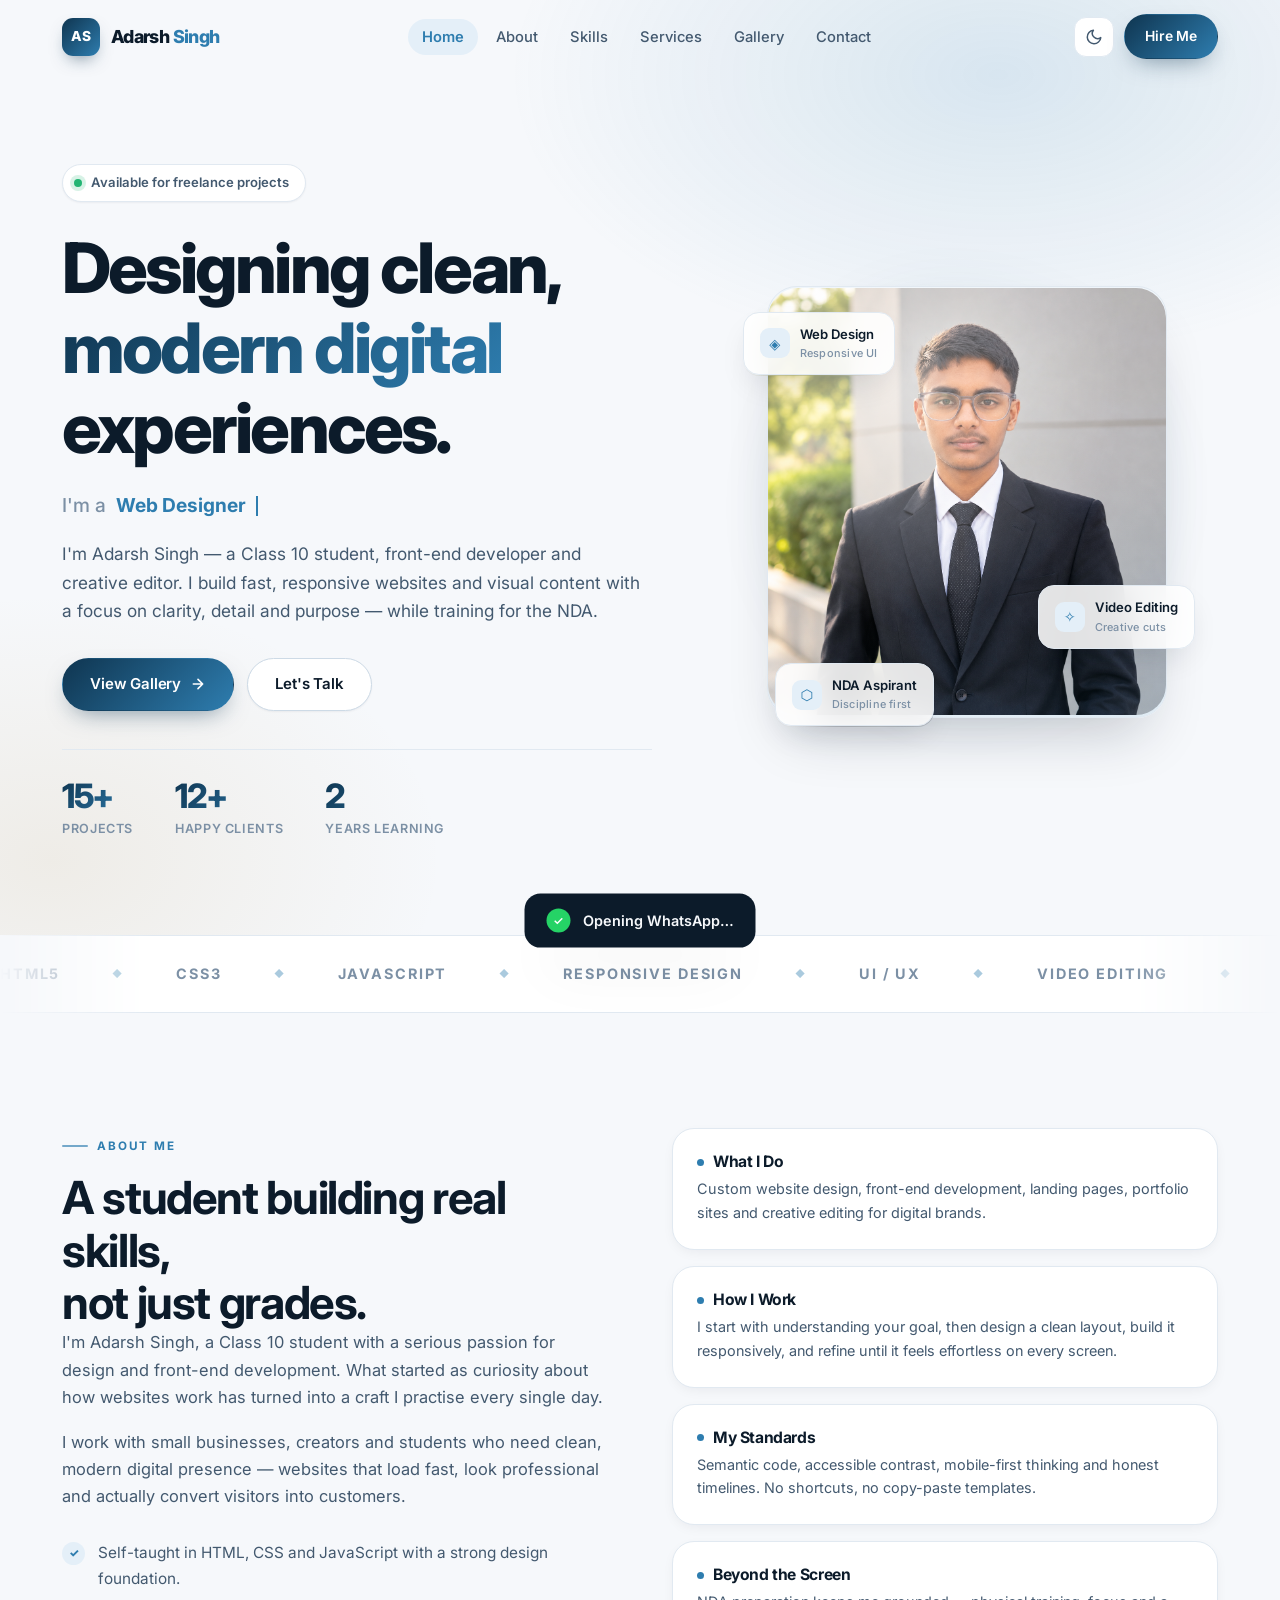
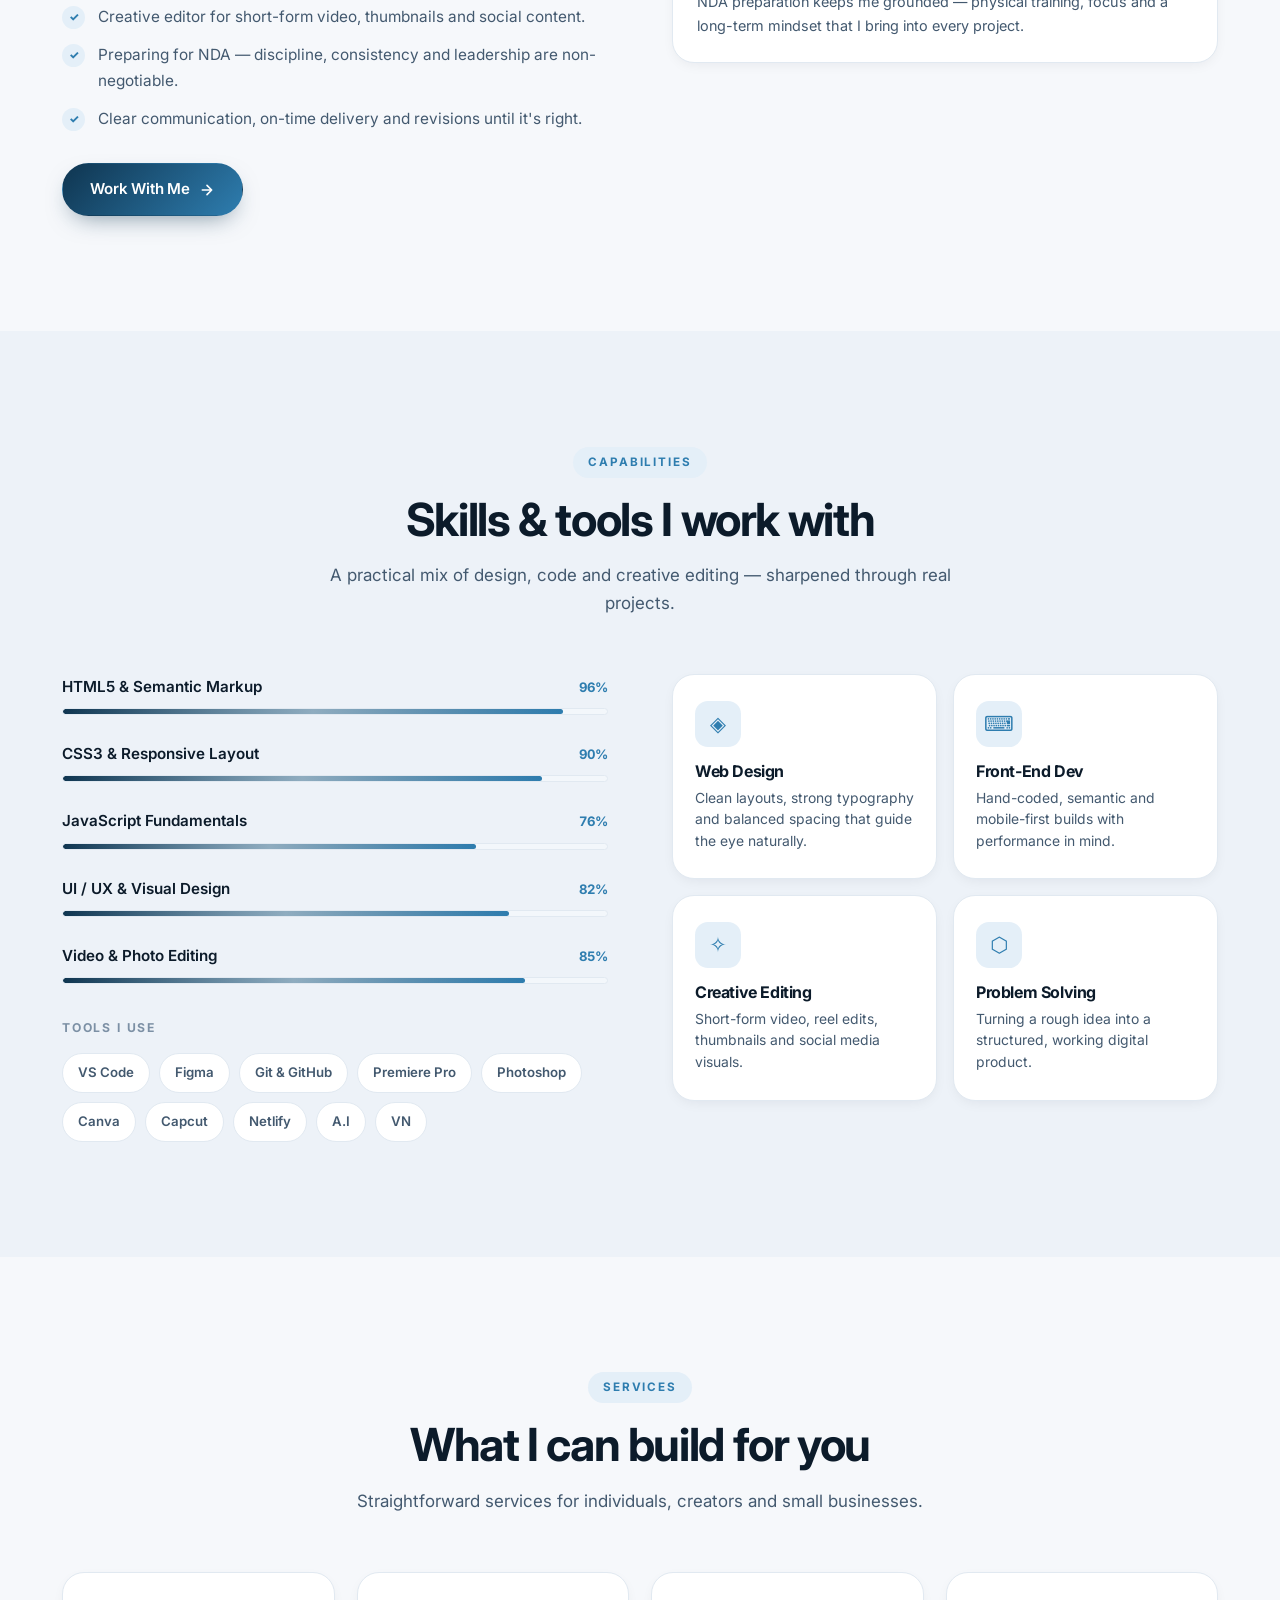
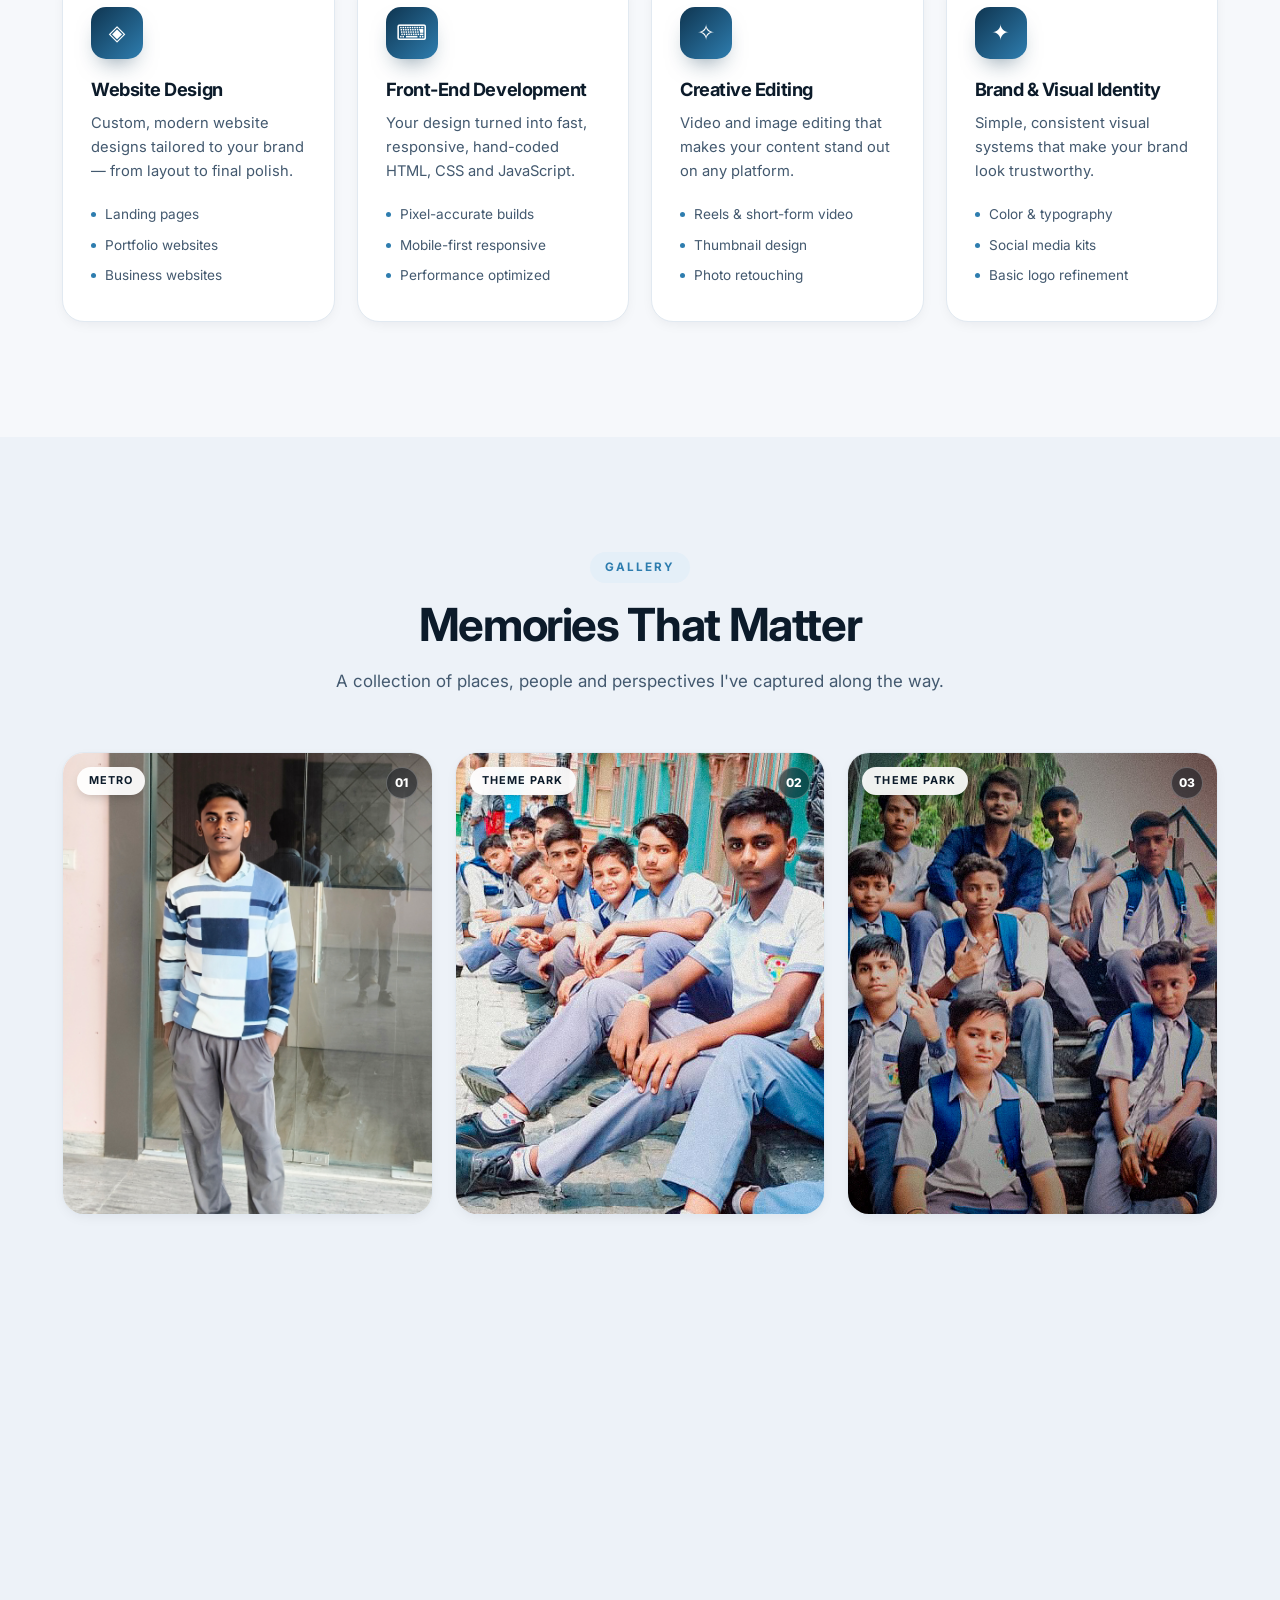
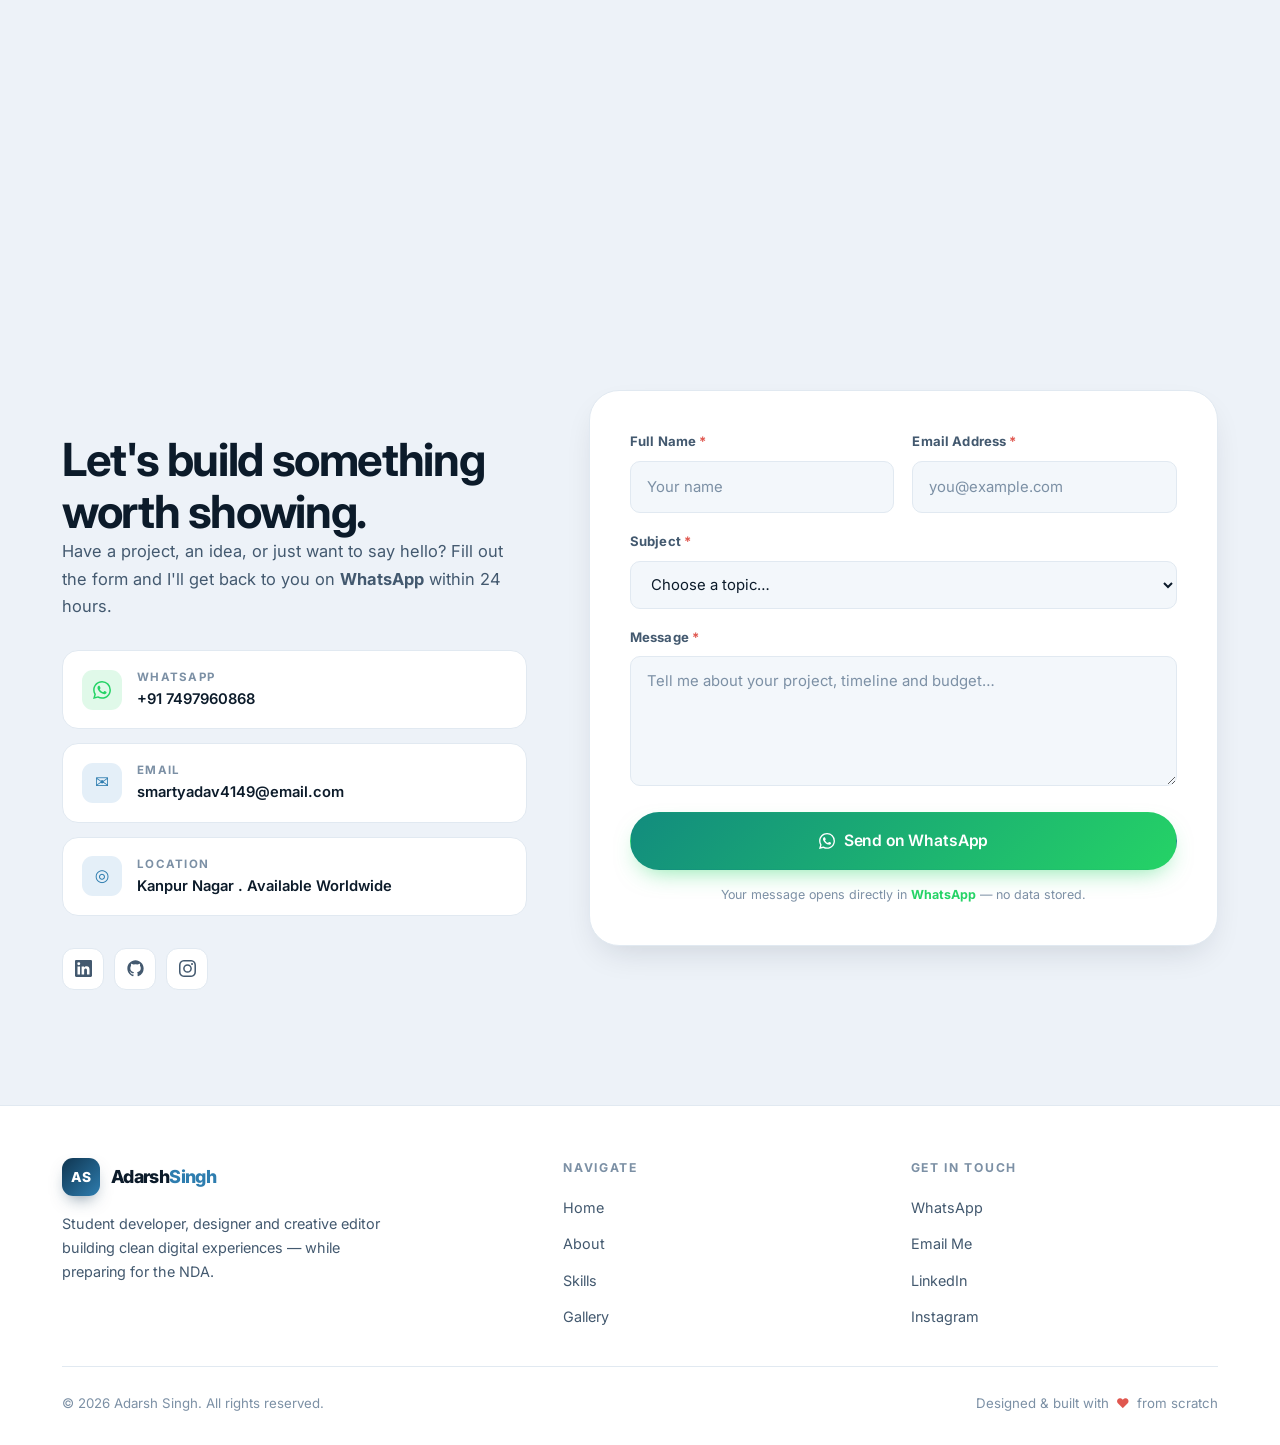
<file: deepseek_html_20260923_1269e5.html>
<!DOCTYPE html>
<html lang="en" data-theme="light">
<head>
<meta charset="UTF-8">
<meta name="viewport" content="width=device-width, initial-scale=1.0">
<title>Adarsh Singh — Web Designer, Developer & Creative Editor</title>
<meta name="description" content="Portfolio of Adarsh Singh — student web designer, front-end developer, creative editor and NDA aspirant. Available for freelance work.">
<link rel="preconnect" href="https://fonts.googleapis.com">
<link rel="preconnect" href="https://fonts.gstatic.com" crossorigin>
<link href="https://fonts.googleapis.com/css2?family=Inter:wght@300;400;500;600;700;800&family=Fraunces:opsz,wght@9..144,400;9..144,600;9..144,700&display=swap" rel="stylesheet">
<style>
/* ============================================================
   1. DESIGN TOKENS
   ============================================================ */
:root{
  --bg:#F6F8FB;
  --bg-soft:#EDF2F8;
  --surface:#FFFFFF;
  --surface-2:#F3F7FB;
  --text:#0C1B2A;
  --text-2:#43596F;
  --text-3:#7C90A5;
  --border:#E1E9F1;
  --border-strong:#CDDAE6;

  --primary:#0F3550;
  --accent:#2E7DAF;
  --accent-soft:#E4EFF8;
  --gold:#B08B45;
  --gold-soft:#F6EEDD;
  --wa:#25D366;

  --grad:linear-gradient(135deg,#0F3550 0%,#2E7DAF 100%);
  --grad-soft:linear-gradient(135deg,#EAF2F9 0%,#F7FAFD 100%);

  --shadow-xs:0 1px 2px rgba(12,27,42,.05);
  --shadow-sm:0 4px 14px -4px rgba(12,27,42,.08);
  --shadow-md:0 14px 34px -12px rgba(12,27,42,.16);
  --shadow-lg:0 34px 60px -24px rgba(12,27,42,.24);

  --r-sm:10px;
  --r-md:16px;
  --r-lg:22px;
  --r-xl:30px;
  --r-full:999px;

  --nav-h:74px;
  --ease:cubic-bezier(.22,.61,.36,1);
  --maxw:1200px;
}

html[data-theme="dark"]{
  --bg:#080E16;
  --bg-soft:#0C1620;
  --surface:#0F1B27;
  --surface-2:#14232F;
  --text:#EAF1F8;
  --text-2:#A9BDCF;
  --text-3:#6E849A;
  --border:#1D2E3F;
  --border-strong:#2A3F54;

  --primary:#2E7DAF;
  --accent:#4FA8DC;
  --accent-soft:#12293A;
  --gold:#D6B36A;
  --gold-soft:#2A2318;

  --grad:linear-gradient(135deg,#1D5C87 0%,#4FA8DC 100%);
  --grad-soft:linear-gradient(135deg,#0F1E2B 0%,#0B1520 100%);

  --shadow-xs:0 1px 2px rgba(0,0,0,.4);
  --shadow-sm:0 4px 14px -4px rgba(0,0,0,.5);
  --shadow-md:0 14px 34px -12px rgba(0,0,0,.65);
  --shadow-lg:0 34px 60px -24px rgba(0,0,0,.8);
}

/* ============================================================
   2. BASE / RESET
   ============================================================ */
*,*::before,*::after{margin:0;padding:0;box-sizing:border-box}

html{
  scroll-behavior:smooth;
  scroll-padding-top:calc(var(--nav-h) + 16px);
  -webkit-text-size-adjust:100%;
}

body{
  font-family:'Inter',system-ui,-apple-system,'Segoe UI',Roboto,sans-serif;
  background:var(--bg);
  color:var(--text);
  line-height:1.65;
  font-size:16px;
  -webkit-font-smoothing:antialiased;
  -moz-osx-font-smoothing:grayscale;
  overflow-x:hidden;
  transition:background .35s var(--ease),color .35s var(--ease);
}

body.no-scroll{overflow:hidden}

img,svg{display:block;max-width:100%}
button,input,textarea,select{font:inherit;color:inherit}
button{background:none;border:none;cursor:pointer}
a{color:inherit;text-decoration:none}
ul{list-style:none}

::selection{background:var(--accent);color:#fff}

h1,h2,h3,h4{font-weight:700;line-height:1.15;letter-spacing:-.025em;color:var(--text)}
h1{font-size:clamp(2.4rem,6.2vw,4.35rem);font-weight:800;letter-spacing:-.04em}
h2{font-size:clamp(1.85rem,4.4vw,2.85rem);letter-spacing:-.03em}
h3{font-size:clamp(1.1rem,2.2vw,1.4rem)}
p{color:var(--text-2)}

.serif{font-family:'Fraunces',Georgia,serif;font-weight:600;letter-spacing:-.02em}

/* ============================================================
   3. LAYOUT HELPERS
   ============================================================ */
.container{width:100%;max-width:var(--maxw);margin-inline:auto;padding-inline:22px}

section{padding:clamp(66px,9vw,118px) 0;position:relative}

.section-head{max-width:660px;margin-bottom:56px}
.section-head.center{margin-inline:auto;text-align:center}

.eyebrow{
  display:inline-flex;align-items:center;gap:9px;
  font-size:.73rem;font-weight:700;letter-spacing:.16em;text-transform:uppercase;
  color:var(--accent);margin-bottom:16px;
}
.eyebrow::before{
  content:"";width:26px;height:2px;border-radius:2px;background:var(--accent);opacity:.65;
}
.section-head.center .eyebrow::before{display:none}
.section-head.center .eyebrow{padding:6px 15px;background:var(--accent-soft);border-radius:var(--r-full)}

.section-head h2{margin-bottom:16px}
.section-head p{font-size:1.06rem;max-width:58ch}
.section-head.center p{margin-inline:auto}

/* ============================================================
   4. BUTTONS
   ============================================================ */
.btn{
  display:inline-flex;align-items:center;justify-content:center;gap:9px;
  padding:13px 27px;border-radius:var(--r-full);
  font-size:.94rem;font-weight:600;letter-spacing:-.01em;
  cursor:pointer;border:1.5px solid transparent;white-space:nowrap;
  transition:transform .25s var(--ease),box-shadow .25s var(--ease),
             background .25s var(--ease),color .25s var(--ease),border-color .25s var(--ease);
}
.btn svg{width:16px;height:16px;flex-shrink:0;transition:transform .3s var(--ease)}
.btn:active{transform:scale(.97)}

.btn-primary{background:var(--grad);color:#fff;box-shadow:0 10px 24px -10px rgba(15,53,80,.55)}
.btn-primary:hover{transform:translateY(-2px);box-shadow:0 18px 32px -12px rgba(15,53,80,.6)}
.btn-primary:hover svg{transform:translateX(3px)}

.btn-wa{
  background:linear-gradient(135deg,#128C7E 0%,#25D366 100%);
  color:#fff;
  box-shadow:0 10px 24px -10px rgba(37,211,102,.6);
}
.btn-wa:hover{transform:translateY(-2px);box-shadow:0 18px 32px -12px rgba(37,211,102,.7)}

.btn-ghost{background:var(--surface);color:var(--text);border-color:var(--border-strong);box-shadow:var(--shadow-xs)}
.btn-ghost:hover{transform:translateY(-2px);border-color:var(--accent);color:var(--accent);box-shadow:var(--shadow-sm)}

.btn-sm{padding:10px 20px;font-size:.87rem}

/* ============================================================
   5. SCROLL PROGRESS
   ============================================================ */
.scroll-progress{
  position:fixed;top:0;left:0;height:3px;width:0;z-index:2000;
  background:var(--grad);
  transition:width .1s linear;
  box-shadow:0 0 12px rgba(46,125,175,.6);
}

/* ============================================================
   6. HEADER / NAV
   ============================================================ */
.header{
  position:fixed;top:0;left:0;right:0;z-index:1000;
  height:var(--nav-h);
  display:flex;align-items:center;
  background:transparent;
  transition:background .35s var(--ease),box-shadow .35s var(--ease),
             border-color .35s var(--ease),backdrop-filter .35s var(--ease);
  border-bottom:1px solid transparent;
}
.header.scrolled{
  background:color-mix(in srgb,var(--surface) 82%,transparent);
  backdrop-filter:blur(18px) saturate(160%);
  -webkit-backdrop-filter:blur(18px) saturate(160%);
  border-bottom-color:var(--border);
  box-shadow:0 6px 24px -16px rgba(12,27,42,.35);
}

.nav{display:flex;align-items:center;justify-content:space-between;gap:20px;width:100%}

.logo{display:flex;align-items:center;gap:11px;font-weight:800;font-size:1.12rem;letter-spacing:-.035em}
.logo-mark{
  width:38px;height:38px;border-radius:11px;background:var(--grad);
  display:grid;place-items:center;color:#fff;font-size:.86rem;font-weight:800;
  letter-spacing:-.03em;box-shadow:0 8px 18px -8px rgba(15,53,80,.7);
  flex-shrink:0;
}
.logo-text span{color:var(--accent)}

.nav-menu{display:flex;align-items:center;gap:4px}
.nav-link{
  position:relative;padding:9px 14px;border-radius:var(--r-full);
  font-size:.92rem;font-weight:500;color:var(--text-2);
  transition:color .25s var(--ease),background .25s var(--ease);
}
.nav-link:hover{color:var(--text);background:var(--surface-2)}
.nav-link.active{color:var(--accent);font-weight:600;background:var(--accent-soft)}

.nav-actions{display:flex;align-items:center;gap:10px}

.icon-btn{
  width:40px;height:40px;border-radius:12px;
  display:grid;place-items:center;
  border:1.5px solid var(--border);background:var(--surface);
  color:var(--text-2);transition:all .25s var(--ease);
}
.icon-btn:hover{color:var(--accent);border-color:var(--accent);transform:translateY(-2px)}
.icon-btn svg{width:18px;height:18px}

.theme-toggle .sun{display:none}
html[data-theme="dark"] .theme-toggle .sun{display:block}
html[data-theme="dark"] .theme-toggle .moon{display:none}

.hamburger{display:none;width:42px;height:42px;border-radius:12px;border:1.5px solid var(--border);background:var(--surface);position:relative}
.hamburger span{
  position:absolute;left:50%;top:50%;width:18px;height:2px;border-radius:2px;
  background:var(--text);transform:translate(-50%,-50%);
  transition:transform .3s var(--ease),opacity .2s var(--ease);
}
.hamburger span:nth-child(1){margin-top:-6px}
.hamburger span:nth-child(3){margin-top:6px}
.hamburger.open span:nth-child(1){transform:translate(-50%,-50%) rotate(45deg);margin-top:0}
.hamburger.open span:nth-child(2){opacity:0}
.hamburger.open span:nth-child(3){transform:translate(-50%,-50%) rotate(-45deg);margin-top:0}

/* ============================================================
   7. HERO
   ============================================================ */
.hero{
  padding-top:calc(var(--nav-h) + clamp(48px,8vw,90px));
  padding-bottom:clamp(60px,8vw,96px);
  position:relative;overflow:hidden;
}
.hero::before{
  content:"";position:absolute;inset:0;z-index:-1;
  background:
    radial-gradient(720px 420px at 78% 8%,color-mix(in srgb,var(--accent) 15%,transparent),transparent 68%),
    radial-gradient(560px 380px at 4% 92%,color-mix(in srgb,var(--gold) 11%,transparent),transparent 70%);
  pointer-events:none;
}
.hero-grid{
  display:grid;grid-template-columns:1.08fr .92fr;
  gap:clamp(34px,5vw,68px);align-items:center;
}

.status-pill{
  display:inline-flex;align-items:center;gap:9px;
  padding:7px 16px 7px 11px;border-radius:var(--r-full);
  background:var(--surface);border:1px solid var(--border);
  box-shadow:var(--shadow-xs);
  font-size:.82rem;font-weight:600;color:var(--text-2);
  margin-bottom:26px;
}
.status-dot{
  width:8px;height:8px;border-radius:50%;background:#22B573;
  box-shadow:0 0 0 4px rgba(34,181,115,.18);
  animation:pulse 2.2s infinite;
}
@keyframes pulse{
  0%,100%{box-shadow:0 0 0 4px rgba(34,181,115,.18)}
  50%{box-shadow:0 0 0 7px rgba(34,181,115,.06)}
}

.hero h1{margin-bottom:22px}
.hero h1 .grad{
  background:var(--grad);-webkit-background-clip:text;background-clip:text;
  -webkit-text-fill-color:transparent;color:transparent;
}

.typed-line{
  font-size:clamp(1rem,2.1vw,1.2rem);font-weight:600;
  color:var(--text);margin-bottom:18px;min-height:1.7em;
  display:flex;align-items:center;gap:10px;flex-wrap:wrap;
}
.typed-label{color:var(--text-3);font-weight:500}
#typed{color:var(--accent);font-weight:700}
.caret{
  display:inline-block;width:2px;height:1.05em;background:var(--accent);
  animation:blink 1s steps(1) infinite;vertical-align:-2px;
}
@keyframes blink{0%,49%{opacity:1}50%,100%{opacity:0}}

.hero p.lead{font-size:1.08rem;max-width:53ch;margin-bottom:32px;color:var(--text-2)}

.hero-cta{display:flex;flex-wrap:wrap;gap:13px;margin-bottom:38px}

.hero-stats{
  display:flex;flex-wrap:wrap;gap:clamp(20px,4vw,42px);
  padding-top:28px;border-top:1px solid var(--border);
}
.stat-num{
  font-size:clamp(1.6rem,3.4vw,2.1rem);font-weight:800;letter-spacing:-.04em;
  background:var(--grad);-webkit-background-clip:text;background-clip:text;
  -webkit-text-fill-color:transparent;line-height:1.1;
}
.stat-label{font-size:.79rem;color:var(--text-3);font-weight:600;letter-spacing:.05em;text-transform:uppercase;margin-top:4px}

/* Hero visual */
.hero-visual{display:flex;justify-content:center;position:relative}
.portrait-wrap{position:relative;width:min(100%,400px);aspect-ratio:1/1.08}

.portrait-glow{
  position:absolute;inset:8%;border-radius:42% 58% 46% 54%/54% 44% 56% 46%;
  background:var(--grad);opacity:.16;filter:blur(42px);
  animation:blob 14s ease-in-out infinite alternate;
}
@keyframes blob{
  0%{border-radius:42% 58% 46% 54%/54% 44% 56% 46%;transform:scale(1)}
  50%{border-radius:58% 42% 60% 40%/44% 58% 42% 56%;transform:scale(1.06)}
  100%{border-radius:46% 54% 38% 62%/60% 40% 60% 40%;transform:scale(1.02)}
}

.portrait-card{
  position:absolute;inset:0;border-radius:var(--r-xl);overflow:hidden;
  background:var(--grad-soft);
  border:1px solid var(--border);
  box-shadow:var(--shadow-lg);
  display:grid;place-items:center;
}
.portrait-card::after{
  content:"";position:absolute;inset:0;
  background:
    radial-gradient(circle at 30% 22%,rgba(255,255,255,.5),transparent 55%),
    linear-gradient(160deg,transparent 55%,color-mix(in srgb,var(--accent) 12%,transparent));
  pointer-events:none;
}
.monogram{
  font-family:'Fraunces',serif;font-weight:700;
  font-size:clamp(4.6rem,13vw,7rem);letter-spacing:-.05em;
  background:var(--grad);-webkit-background-clip:text;background-clip:text;
  -webkit-text-fill-color:transparent;
  position:relative;z-index:1;
}
.monogram-sub{
  position:absolute;bottom:30px;left:50%;transform:translateX(-50%);
  font-size:.7rem;font-weight:700;letter-spacing:.3em;text-transform:uppercase;
  color:var(--text-3);z-index:1;
}

.float-chip{
  position:absolute;z-index:3;
  display:flex;align-items:center;gap:10px;
  padding:11px 16px;border-radius:var(--r-md);
  background:color-mix(in srgb,var(--surface) 88%,transparent);
  backdrop-filter:blur(14px);-webkit-backdrop-filter:blur(14px);
  border:1px solid var(--border);box-shadow:var(--shadow-md);
  font-size:.82rem;font-weight:600;color:var(--text);
  animation:floaty 5.5s ease-in-out infinite;
}
.float-chip .fc-ico{
  width:30px;height:30px;border-radius:9px;display:grid;place-items:center;
  background:var(--accent-soft);color:var(--accent);font-size:.9rem;flex-shrink:0;
}
.float-chip small{display:block;font-size:.68rem;color:var(--text-3);font-weight:500;letter-spacing:.02em}

.chip-1{top:6%;left:-6%;animation-delay:0s}
.chip-2{bottom:16%;right:-7%;animation-delay:1.4s}
.chip-3{bottom:-2%;left:2%;animation-delay:2.6s}

@keyframes floaty{
  0%,100%{transform:translateY(0)}
  50%{transform:translateY(-13px)}
}

/* ============================================================
   8. MARQUEE
   ============================================================ */
.marquee-band{
  padding:26px 0;
  border-top:1px solid var(--border);border-bottom:1px solid var(--border);
  background:var(--surface);
  overflow:hidden;
  -webkit-mask-image:linear-gradient(90deg,transparent,#000 12%,#000 88%,transparent);
  mask-image:linear-gradient(90deg,transparent,#000 12%,#000 88%,transparent);
}
.marquee-track{display:flex;gap:52px;width:max-content;animation:scroll-x 34s linear infinite}
.marquee-band:hover .marquee-track{animation-play-state:paused}
@keyframes scroll-x{to{transform:translateX(-50%)}}
.marquee-item{
  font-size:.9rem;font-weight:700;letter-spacing:.13em;text-transform:uppercase;
  color:var(--text-3);display:flex;align-items:center;gap:52px;white-space:nowrap;
}
.marquee-item::after{content:"◆";color:var(--accent);opacity:.4;font-size:.6rem}

/* ============================================================
   9. ABOUT
   ============================================================ */
.about-grid{display:grid;grid-template-columns:1fr 1fr;gap:clamp(36px,5vw,72px);align-items:start}

.about-copy p{margin-bottom:18px;font-size:1.03rem}
.about-copy p:last-of-type{margin-bottom:30px}

.about-points{display:grid;gap:13px;margin-bottom:32px}
.about-point{display:flex;gap:13px;align-items:flex-start}
.about-point .tick{
  width:23px;height:23px;border-radius:50%;flex-shrink:0;margin-top:2px;
  background:var(--accent-soft);color:var(--accent);
  display:grid;place-items:center;font-size:.72rem;font-weight:800;
}
.about-point span{font-size:.96rem;color:var(--text-2)}

.info-cards{display:grid;gap:16px}
.info-card{
  padding:24px;border-radius:var(--r-lg);
  background:var(--surface);border:1px solid var(--border);
  box-shadow:var(--shadow-sm);
  transition:transform .3s var(--ease),box-shadow .3s var(--ease),border-color .3s var(--ease);
  position:relative;overflow:hidden;
}
.info-card::before{
  content:"";position:absolute;left:0;top:0;bottom:0;width:3px;
  background:var(--grad);transform:scaleY(0);transform-origin:top;
  transition:transform .35s var(--ease);
}
.info-card:hover{transform:translateX(6px);box-shadow:var(--shadow-md);border-color:var(--border-strong)}
.info-card:hover::before{transform:scaleY(1)}
.info-card h4{font-size:.98rem;margin-bottom:6px;display:flex;align-items:center;gap:9px}
.info-card h4 .dot{width:7px;height:7px;border-radius:50%;background:var(--accent)}
.info-card p{font-size:.9rem;color:var(--text-2)}

/* ============================================================
   10. SKILLS
   ============================================================ */
.skills-section{background:var(--bg-soft)}
.skills-grid{display:grid;grid-template-columns:1fr 1fr;gap:clamp(36px,5vw,68px);align-items:start}

.skill-bar{margin-bottom:26px}
.skill-bar:last-child{margin-bottom:0}
.skill-top{display:flex;justify-content:space-between;align-items:baseline;margin-bottom:9px}
.skill-name{font-size:.95rem;font-weight:600;color:var(--text)}
.skill-pct{font-size:.82rem;font-weight:700;color:var(--accent);font-variant-numeric:tabular-nums}
.skill-track{height:7px;border-radius:var(--r-full);background:var(--surface-2);overflow:hidden;border:1px solid var(--border)}
.skill-fill{
  height:100%;width:0;border-radius:var(--r-full);
  background:var(--grad);
  transition:width 1.3s cubic-bezier(.22,.61,.36,1);
  position:relative;
}
.skill-fill::after{
  content:"";position:absolute;inset:0;border-radius:inherit;
  background:linear-gradient(90deg,transparent,rgba(255,255,255,.5),transparent);
  animation:shimmer 2.4s infinite;
}
@keyframes shimmer{0%{transform:translateX(-100%)}100%{transform:translateX(100%)}}

.tools-block{margin-top:34px}
.tools-title{font-size:.76rem;font-weight:700;letter-spacing:.15em;text-transform:uppercase;color:var(--text-3);margin-bottom:15px}
.chips{display:flex;flex-wrap:wrap;gap:9px}
.chip{
  padding:8px 15px;border-radius:var(--r-full);
  background:var(--surface);border:1px solid var(--border);
  font-size:.83rem;font-weight:600;color:var(--text-2);
  transition:all .25s var(--ease);
}
.chip:hover{color:var(--accent);border-color:var(--accent);transform:translateY(-2px);box-shadow:var(--shadow-sm)}

.skill-cards{display:grid;grid-template-columns:1fr 1fr;gap:16px}
.skill-card{
  padding:26px 22px;border-radius:var(--r-lg);
  background:var(--surface);border:1px solid var(--border);
  box-shadow:var(--shadow-sm);
  transition:all .3s var(--ease);
}
.skill-card:hover{transform:translateY(-5px);box-shadow:var(--shadow-md);border-color:var(--border-strong)}
.skill-card .ico{
  width:46px;height:46px;border-radius:13px;
  background:var(--accent-soft);color:var(--accent);
  display:grid;place-items:center;font-size:1.3rem;margin-bottom:15px;
  transition:transform .3s var(--ease);
}
.skill-card:hover .ico{transform:scale(1.08) rotate(-5deg)}
.skill-card h4{font-size:1rem;margin-bottom:7px}
.skill-card p{font-size:.87rem;line-height:1.55}

/* ============================================================
   11. SERVICES
   ============================================================ */
.services-grid{display:grid;grid-template-columns:repeat(auto-fit,minmax(272px,1fr));gap:22px}

.service-card{
  padding:34px 28px;border-radius:var(--r-lg);
  background:var(--surface);border:1px solid var(--border);
  box-shadow:var(--shadow-sm);position:relative;overflow:hidden;
  transition:transform .35s var(--ease),box-shadow .35s var(--ease),border-color .35s var(--ease);
  display:flex;flex-direction:column;
}
.service-card::after{
  content:"";position:absolute;top:-70px;right:-70px;width:170px;height:170px;
  border-radius:50%;background:var(--accent-soft);opacity:0;
  transition:opacity .4s var(--ease),transform .5s var(--ease);
}
.service-card:hover{transform:translateY(-7px);box-shadow:var(--shadow-md);border-color:var(--border-strong)}
.service-card:hover::after{opacity:1;transform:scale(1.15)}

.service-ico{
  width:52px;height:52px;border-radius:15px;background:var(--grad);color:#fff;
  display:grid;place-items:center;font-size:1.35rem;margin-bottom:20px;
  box-shadow:0 12px 24px -12px rgba(15,53,80,.65);position:relative;z-index:1;
}
.service-card h3{font-size:1.14rem;margin-bottom:11px;position:relative;z-index:1}
.service-card p{font-size:.92rem;margin-bottom:20px;position:relative;z-index:1;flex:1}
.service-list{display:grid;gap:8px;position:relative;z-index:1}
.service-list li{font-size:.85rem;color:var(--text-2);display:flex;gap:9px;align-items:center}
.service-list li::before{content:"";width:5px;height:5px;border-radius:50%;background:var(--accent);flex-shrink:0}

/* ============================================================
   12. TRAVEL GALLERY  (replaces projects)
   ============================================================ */
.gallery-section{background:var(--bg-soft)}

.gallery-grid{
  display:grid;
  grid-template-columns:repeat(auto-fit,minmax(280px,1fr));
  gap:22px;
}

.gallery-card{
  position:relative;
  border-radius:var(--r-lg);
  overflow:hidden;
  background:var(--surface);
  border:1px solid var(--border);
  box-shadow:var(--shadow-sm);
  aspect-ratio:4/5;
  cursor:pointer;
  transition:transform .4s var(--ease),box-shadow .4s var(--ease),border-color .4s var(--ease);
}
.gallery-card:hover{
  transform:translateY(-8px);
  box-shadow:var(--shadow-lg);
  border-color:var(--border-strong);
}

.gallery-card img{
  width:100%;height:100%;object-fit:cover;
  transition:transform .7s var(--ease),filter .4s var(--ease);
  display:block;
}
.gallery-card:hover img{transform:scale(1.08);filter:brightness(.85)}

.gallery-overlay{
  position:absolute;inset:0;
  background:linear-gradient(to top,rgba(8,14,22,.85) 0%,rgba(8,14,22,.35) 45%,transparent 75%);
  display:flex;flex-direction:column;justify-content:flex-end;
  padding:24px 22px;
  opacity:0;
  transition:opacity .4s var(--ease);
}
.gallery-card:hover .gallery-overlay{opacity:1}

.gallery-overlay h4{
  color:#fff;font-size:1.05rem;font-weight:700;margin-bottom:5px;
  transform:translateY(12px);transition:transform .4s var(--ease) .05s;
}
.gallery-card:hover .gallery-overlay h4{transform:translateY(0)}

.gallery-overlay p{
  color:rgba(255,255,255,.82);font-size:.83rem;font-weight:500;
  display:flex;align-items:center;gap:7px;
  transform:translateY(12px);transition:transform .4s var(--ease) .1s;
}
.gallery-card:hover .gallery-overlay p{transform:translateY(0)}
.gallery-overlay p::before{
  content:"◉";color:var(--gold);font-size:.7rem;
}

/* Always-visible corner badge */
.gallery-badge{
  position:absolute;top:14px;left:14px;z-index:2;
  padding:5px 12px;border-radius:var(--r-full);
  background:rgba(255,255,255,.92);
  backdrop-filter:blur(8px);-webkit-backdrop-filter:blur(8px);
  font-size:.68rem;font-weight:700;letter-spacing:.1em;text-transform:uppercase;
  color:#0C1B2A;
  box-shadow:0 4px 12px -4px rgba(0,0,0,.25);
}
html[data-theme="dark"] .gallery-badge{
  background:rgba(15,27,39,.9);color:#EAF1F8;
}

/* Photo number */
.gallery-num{
  position:absolute;top:14px;right:14px;z-index:2;
  width:32px;height:32px;border-radius:50%;
  background:rgba(8,14,22,.5);
  backdrop-filter:blur(8px);-webkit-backdrop-filter:blur(8px);
  border:1px solid rgba(255,255,255,.25);
  display:grid;place-items:center;
  font-size:.75rem;font-weight:800;color:#fff;
}

/* Gallery note */
.gallery-note{
  margin-top:36px;text-align:center;
  font-size:.88rem;color:var(--text-3);
  display:flex;align-items:center;justify-content:center;gap:9px;flex-wrap:wrap;
}
.gallery-note .pulse-dot{
  width:7px;height:7px;border-radius:50%;background:var(--wa);
  box-shadow:0 0 0 4px rgba(37,211,102,.18);
  animation:pulse 2.2s infinite;
}

/* ============================================================
   13. CONTACT
   ============================================================ */
.contact-section{background:var(--bg-soft)}
.contact-grid{display:grid;grid-template-columns:.85fr 1.15fr;gap:clamp(34px,5vw,62px);align-items:start}

.contact-intro p{font-size:1.03rem;margin-bottom:30px}

.contact-list{display:grid;gap:14px;margin-bottom:32px}
.contact-item{
  display:flex;align-items:center;gap:15px;
  padding:17px 19px;border-radius:var(--r-md);
  background:var(--surface);border:1px solid var(--border);
  transition:all .28s var(--ease);
}
.contact-item:hover{transform:translateX(6px);border-color:var(--accent);box-shadow:var(--shadow-sm)}
.contact-item .ci-ico{
  width:40px;height:40px;border-radius:11px;flex-shrink:0;
  background:var(--accent-soft);color:var(--accent);
  display:grid;place-items:center;font-size:1.05rem;
}
.contact-item.wa-item:hover{border-color:var(--wa)}
.contact-item.wa-item .ci-ico{background:rgba(37,211,102,.14);color:var(--wa)}
.contact-item .ci-label{font-size:.72rem;font-weight:700;letter-spacing:.11em;text-transform:uppercase;color:var(--text-3)}
.contact-item .ci-value{font-size:.92rem;font-weight:600;color:var(--text);word-break:break-word}

.socials{display:flex;gap:10px}
.social-btn{
  width:42px;height:42px;border-radius:12px;
  background:var(--surface);border:1px solid var(--border);
  display:grid;place-items:center;color:var(--text-2);
  transition:all .28s var(--ease);
}
.social-btn:hover{color:#fff;background:var(--grad);border-color:transparent;transform:translateY(-3px);box-shadow:0 10px 22px -10px rgba(15,53,80,.6)}
.social-btn.li:hover{background:linear-gradient(135deg,#0A66C2,#0077B5)}
.social-btn.gh:hover{background:linear-gradient(135deg,#171515,#2b2626)}
.social-btn.ig:hover{background:linear-gradient(135deg,#833AB4,#E1306C,#F77737)}
.social-btn svg{width:17px;height:17px}

.form-card{
  padding:clamp(26px,4vw,40px);border-radius:var(--r-xl);
  background:var(--surface);border:1px solid var(--border);
  box-shadow:var(--shadow-md);
}
.form-row{display:grid;grid-template-columns:1fr 1fr;gap:18px}
.field{margin-bottom:18px;position:relative}
.field label{
  display:block;font-size:.82rem;font-weight:700;color:var(--text-2);
  margin-bottom:8px;letter-spacing:.01em;
}
.field label .req{color:#E0574F}
.field input,.field textarea,.field select{
  width:100%;padding:13px 16px;
  border-radius:var(--r-sm);
  border:1.5px solid var(--border);
  background:var(--surface-2);
  color:var(--text);font-size:.93rem;font-family:inherit;
  transition:border-color .25s var(--ease),background .25s var(--ease),box-shadow .25s var(--ease);
  outline:none;
}
.field textarea{resize:vertical;min-height:130px;line-height:1.6}
.field input::placeholder,.field textarea::placeholder{color:var(--text-3)}
.field input:focus,.field textarea:focus,.field select:focus{
  border-color:var(--accent);background:var(--surface);
  box-shadow:0 0 0 4px color-mix(in srgb,var(--accent) 13%,transparent);
}
.field.error input,.field.error textarea,.field.error select{border-color:#E0574F;background:color-mix(in srgb,#E0574F 5%,var(--surface))}
.err-msg{display:none;font-size:.78rem;color:#E0574F;font-weight:600;margin-top:6px}
.field.error .err-msg{display:block}

.submit-btn{width:100%;padding:15px;font-size:.98rem}
.submit-btn:disabled{opacity:.65;cursor:not-allowed;transform:none !important}

.form-note{font-size:.78rem;color:var(--text-3);text-align:center;margin-top:15px}
.form-note strong{color:var(--wa);font-weight:700}

/* ============================================================
   14. FOOTER
   ============================================================ */
.footer{
  background:var(--surface);border-top:1px solid var(--border);
  padding:52px 0 30px;
}
.footer-top{
  display:grid;grid-template-columns:1.5fr 1fr 1fr;gap:40px;
  padding-bottom:36px;border-bottom:1px solid var(--border);
}
.footer-brand p{font-size:.9rem;max-width:36ch;margin:16px 0 0}
.footer-col h5{
  font-size:.76rem;font-weight:700;letter-spacing:.14em;text-transform:uppercase;
  color:var(--text-3);margin-bottom:16px;
}
.footer-col ul{display:grid;gap:10px}
.footer-col a{font-size:.9rem;color:var(--text-2);transition:color .22s var(--ease),padding-left .22s var(--ease)}
.footer-col a:hover{color:var(--accent);padding-left:5px}
.footer-bottom{
  display:flex;justify-content:space-between;align-items:center;gap:16px;
  padding-top:26px;flex-wrap:wrap;
}
.footer-bottom p{font-size:.83rem;color:var(--text-3)}
.footer-bottom .made{display:flex;align-items:center;gap:7px;font-size:.83rem;color:var(--text-3)}

/* ============================================================
   15. BACK TO TOP + TOAST
   ============================================================ */
.to-top{
  position:fixed;right:22px;bottom:22px;z-index:900;
  width:46px;height:46px;border-radius:14px;
  background:var(--grad);color:#fff;
  display:grid;place-items:center;
  box-shadow:0 14px 30px -12px rgba(15,53,80,.7);
  opacity:0;visibility:hidden;transform:translateY(16px) scale(.9);
  transition:all .35s var(--ease);
}
.to-top.show{opacity:1;visibility:visible;transform:translateY(0) scale(1)}
.to-top:hover{transform:translateY(-4px) scale(1.05)}
.to-top svg{width:18px;height:18px}

.toast{
  position:fixed;left:50%;bottom:28px;z-index:3000;
  transform:translate(-50%,140%);
  display:flex;align-items:center;gap:12px;
  padding:15px 22px;border-radius:var(--r-md);
  background:var(--text);color:var(--bg);
  box-shadow:var(--shadow-lg);
  font-size:.9rem;font-weight:600;
  transition:transform .45s cubic-bezier(.22,.61,.36,1);
  max-width:calc(100vw - 40px);
}
.toast.show{transform:translate(-50%,0)}
.toast .t-ico{
  width:24px;height:24px;border-radius:50%;background:var(--wa);color:#fff;
  display:grid;place-items:center;font-size:.75rem;flex-shrink:0;
}
.toast.error .t-ico{background:#E0574F}

/* ============================================================
   16. REVEAL ANIMATIONS
   ============================================================ */
.reveal{opacity:0;transform:translateY(28px);transition:opacity .75s var(--ease),transform .75s var(--ease)}
.reveal.visible{opacity:1;transform:none}
.reveal.d1{transition-delay:.08s}
.reveal.d2{transition-delay:.16s}
.reveal.d3{transition-delay:.24s}
.reveal.d4{transition-delay:.32s}
.reveal.d5{transition-delay:.4s}
.reveal.d6{transition-delay:.48s}

/* ============================================================
   17. RESPONSIVE
   ============================================================ */
@media (max-width:1024px){
  .hero-grid{grid-template-columns:1fr;text-align:center}
  .hero p.lead{margin-inline:auto}
  .hero-cta{justify-content:center}
  .hero-stats{justify-content:center}
  .typed-line{justify-content:center}
  .hero-visual{order:-1;margin-bottom:14px}
  .portrait-wrap{width:min(78%,330px)}
  .about-grid,.skills-grid,.contact-grid{grid-template-columns:1fr}
  .footer-top{grid-template-columns:1fr 1fr}
}

@media (max-width:860px){
  .nav-menu{
    position:fixed;top:var(--nav-h);left:0;right:0;
    flex-direction:column;align-items:stretch;gap:4px;
    padding:18px 22px 26px;
    background:var(--surface);
    border-bottom:1px solid var(--border);
    box-shadow:var(--shadow-md);
    transform:translateY(-130%);
    transition:transform .4s var(--ease);
    max-height:calc(100vh - var(--nav-h));
    overflow-y:auto;
  }
  .nav-menu.open{transform:translateY(0)}
  .nav-link{padding:14px 16px;font-size:1rem;border-radius:var(--r-sm)}
  .hamburger{display:grid;place-items:center}
  .nav-actions .btn-primary{display:none}
}

@media (max-width:640px){
  body{font-size:15px}
  .container{padding-inline:18px}
  section{padding:56px 0}
  .section-head{margin-bottom:38px}
  .hero-stats{gap:22px;padding-top:22px}
  .stat-num{font-size:1.55rem}
  .skill-cards{grid-template-columns:1fr}
  .form-row{grid-template-columns:1fr}
  .footer-top{grid-template-columns:1fr;gap:30px}
  .footer-bottom{flex-direction:column;text-align:center}
  .chip-1{left:-2%;top:2%}
  .chip-2{right:-2%}
  .float-chip{padding:9px 13px;font-size:.76rem}
  .float-chip .fc-ico{width:26px;height:26px;font-size:.78rem}
  .to-top{right:16px;bottom:16px;width:42px;height:42px}
  .gallery-grid{grid-template-columns:1fr;gap:18px}
  .gallery-card{aspect-ratio:4/5}
  .marquee-track{gap:34px}
  .marquee-item{gap:34px}
}

@media (max-width:400px){
  .hero-cta{flex-direction:column;width:100%}
  .hero-cta .btn{width:100%}
  .monogram{font-size:4rem}
}

@media (prefers-reduced-motion:reduce){
  *,*::before,*::after{
    animation-duration:.001ms !important;animation-iteration-count:1 !important;
    transition-duration:.001ms !important;scroll-behavior:auto !important;
  }
  .reveal{opacity:1;transform:none}
}
</style>
</head>
<body>

<!-- ================= SCROLL PROGRESS ================= -->
<div class="scroll-progress" id="scrollProgress"></div>

<!-- ================= HEADER ================= -->
<header class="header" id="header">
  <nav class="nav container">
    <a href="#home" class="logo" aria-label="Adarsh Singh — home">
      
      <span class="logo-mark"> AS </span>
      <span class="logo-text">Adarsh<span> Singh</span></span>
    </a>

    <ul class="nav-menu" id="navMenu">
      <li><a href="#home" class="nav-link active">Home</a></li>
      <li><a href="#about" class="nav-link">About</a></li>
      <li><a href="#skills" class="nav-link">Skills</a></li>
      <li><a href="#services" class="nav-link">Services</a></li>
      <li><a href="#gallery" class="nav-link">Gallery</a></li>
      <li><a href="#contact" class="nav-link">Contact</a></li>
    </ul>

    <div class="nav-actions">
      <button class="icon-btn theme-toggle" id="themeToggle" aria-label="Toggle dark mode" title="Toggle theme">
        <svg class="moon" viewBox="0 0 24 24" fill="none" stroke="currentColor" stroke-width="2" stroke-linecap="round" stroke-linejoin="round"><path d="M21 12.79A9 9 0 1 1 11.21 3 7 7 0 0 0 21 12.79z"/></svg>
        <svg class="sun" viewBox="0 0 24 24" fill="none" stroke="currentColor" stroke-width="2" stroke-linecap="round" stroke-linejoin="round"><circle cx="12" cy="12" r="4"/><path d="M12 2v2M12 20v2M4.93 4.93l1.41 1.41M17.66 17.66l1.41 1.41M2 12h2M20 12h2M6.34 17.66l-1.41 1.41M19.07 4.93l-1.41 1.41"/></svg>
      </button>
      <a href="#contact" class="btn btn-primary btn-sm">Hire Me</a>
      <button class="hamburger" id="hamburger" aria-label="Open menu" aria-expanded="false">
        <span></span><span></span><span></span>
      </button>
    </div>
  </nav>
</header>

<main>

<!-- ================= HERO ================= -->
<section class="hero" id="home">
  <div class="container hero-grid">
    <div class="hero-content">
      <div class="status-pill reveal">
        <span class="status-dot"></span>
        Available for freelance projects
      </div>

      <h1 class="reveal d1">
        Designing clean,<br>
        <span class="grad">modern digital</span><br>
        experiences.
      </h1>

      <div class="typed-line reveal d2">
        <span class="typed-label">I'm a</span>
        <span id="typed">Web Designer</span><span class="caret"></span>
      </div>

      <p class="lead reveal d2">
        I'm Adarsh Singh — a Class 10 student, front-end developer and creative editor.
        I build fast, responsive websites and visual content with a focus on clarity,
        detail and purpose — while training for the NDA.
      </p>

      <div class="hero-cta reveal d3">
        <a href="#gallery" class="btn btn-primary">
          View Gallery
          <svg viewBox="0 0 24 24" fill="none" stroke="currentColor" stroke-width="2.4" stroke-linecap="round" stroke-linejoin="round"><path d="M5 12h14M12 5l7 7-7 7"/></svg>
        </a>
        <a href="#contact" class="btn btn-ghost">Let's Talk</a>
      </div>

      <div class="hero-stats reveal d4">
        <div>
          <div class="stat-num" data-count="15">0</div>
          <div class="stat-label">Projects</div>
        </div>
        <div>
          <div class="stat-num" data-count="12">0</div>
          <div class="stat-label">Happy Clients</div>
        </div>
        <div>
          <div class="stat-num" data-count="2">0</div>
          <div class="stat-label">Years Learning</div>
        </div>
      </div>
    </div>

    <div class="hero-visual reveal d2">
      <div class="portrait-wrap">
        <div class="portrait-glow"></div>
        <div class="portrait-card">
          <img src="file_000000007b9082118c17e488e37970af.png" alt="profile picture" style=" width :100%; height:100% object-fitauto;border-radius:inherit;">
        </div>

        <div class="float-chip chip-1">
          <span class="fc-ico">◈</span>
          <div>Web Design<small>Responsive UI</small></div>
        </div>
        <div class="float-chip chip-2">
          <span class="fc-ico">✧</span>
          <div>Video Editing<small>Creative cuts</small></div>
        </div>
        <div class="float-chip chip-3">
          <span class="fc-ico">⬡</span>
          <div>NDA Aspirant<small>Discipline first</small></div>
        </div>
      </div>
    </div>
  </div>
</section>

<!-- ================= MARQUEE ================= -->
<div class="marquee-band" aria-hidden="true">
  <div class="marquee-track" id="marqueeTrack">
    <div class="marquee-item">HTML5</div>
    <div class="marquee-item">CSS3</div>
    <div class="marquee-item">JavaScript</div>
    <div class="marquee-item">Responsive Design</div>
    <div class="marquee-item">UI / UX</div>
    <div class="marquee-item">Video Editing</div>
    <div class="marquee-item">Photo Manipulation</div>
    <div class="marquee-item">Brand Identity</div>
  </div>
</div>

<!-- ================= ABOUT ================= -->
<section id="about">
  <div class="container about-grid">
    <div class="about-copy">
      <div class="eyebrow reveal">About Me</div>
      <h2 class="reveal d1">A student building real skills,<br>not just grades.</h2>

      <p class="reveal d2">
        I'm Adarsh Singh, a Class 10 student with a serious passion for design and
        front-end development. What started as curiosity about how websites work has
        turned into a craft I practise every single day.
      </p>
      <p class="reveal d2">
        I work with small businesses, creators and students who need clean, modern
        digital presence — websites that load fast, look professional and actually
        convert visitors into customers.
      </p>

      <div class="about-points reveal d3">
        <div class="about-point">
          <span class="tick">✓</span>
          <span>Self-taught in HTML, CSS and JavaScript with a strong design foundation.</span>
        </div>
        <div class="about-point">
          <span class="tick">✓</span>
          <span>Creative editor for short-form video, thumbnails and social content.</span>
        </div>
        <div class="about-point">
          <span class="tick">✓</span>
          <span>Preparing for NDA — discipline, consistency and leadership are non-negotiable.</span>
        </div>
        <div class="about-point">
          <span class="tick">✓</span>
          <span>Clear communication, on-time delivery and revisions until it's right.</span>
        </div>
      </div>

      <a href="#contact" class="btn btn-primary reveal d3">
        Work With Me
        <svg viewBox="0 0 24 24" fill="none" stroke="currentColor" stroke-width="2.4" stroke-linecap="round" stroke-linejoin="round"><path d="M5 12h14M12 5l7 7-7 7"/></svg>
      </a>
    </div>

    <div class="info-cards">
      <div class="info-card reveal d1">
        <h4><span class="dot"></span> What I Do</h4>
        <p>Custom website design, front-end development, landing pages, portfolio sites and creative editing for digital brands.</p>
      </div>
      <div class="info-card reveal d2">
        <h4><span class="dot"></span> How I Work</h4>
        <p>I start with understanding your goal, then design a clean layout, build it responsively, and refine until it feels effortless on every screen.</p>
      </div>
      <div class="info-card reveal d3">
        <h4><span class="dot"></span> My Standards</h4>
        <p>Semantic code, accessible contrast, mobile-first thinking and honest timelines. No shortcuts, no copy-paste templates.</p>
      </div>
      <div class="info-card reveal d4">
        <h4><span class="dot"></span> Beyond the Screen</h4>
        <p>NDA preparation keeps me grounded — physical training, focus and a long-term mindset that I bring into every project.</p>
      </div>
    </div>
  </div>
</section>

<!-- ================= SKILLS ================= -->
<section class="skills-section" id="skills">
  <div class="container">
    <div class="section-head center">
      <div class="eyebrow reveal">Capabilities</div>
      <h2 class="reveal d1">Skills &amp; tools I work with</h2>
      <p class="reveal d2">A practical mix of design, code and creative editing — sharpened through real projects.</p>
    </div>

    <div class="skills-grid">
      <div class="reveal d1">
        <div class="skill-bar">
          <div class="skill-top">
            <span class="skill-name">HTML5 &amp; Semantic Markup</span>
            <span class="skill-pct">96%</span>
          </div>
          <div class="skill-track"><div class="skill-fill" data-width="92"></div></div>
        </div>

        <div class="skill-bar">
          <div class="skill-top">
            <span class="skill-name">CSS3 &amp; Responsive Layout</span>
            <span class="skill-pct">90%</span>
          </div>
          <div class="skill-track"><div class="skill-fill" data-width="88"></div></div>
        </div>

        <div class="skill-bar">
          <div class="skill-top">
            <span class="skill-name">JavaScript Fundamentals</span>
            <span class="skill-pct">76%</span>
          </div>
          <div class="skill-track"><div class="skill-fill" data-width="76"></div></div>
        </div>

        <div class="skill-bar">
          <div class="skill-top">
            <span class="skill-name">UI / UX &amp; Visual Design</span>
            <span class="skill-pct">82%</span>
          </div>
          <div class="skill-track"><div class="skill-fill" data-width="82"></div></div>
        </div>

        <div class="skill-bar">
          <div class="skill-top">
            <span class="skill-name">Video &amp; Photo Editing</span>
            <span class="skill-pct">85%</span>
          </div>
          <div class="skill-track"><div class="skill-fill" data-width="85"></div></div>
        </div>

        <div class="tools-block">
          <div class="tools-title">Tools I Use</div>
          <div class="chips">
            <span class="chip">VS Code</span>
            <span class="chip">Figma</span>
            <span class="chip">Git &amp; GitHub</span>
            <span class="chip">Premiere Pro</span>
            <span class="chip">Photoshop</span>
            <span class="chip">Canva</span>
            <span class="chip">Capcut</span>
            <span class="chip">Netlify</span>
            <span class="chip">A.I</span>
            <span class="chip">VN</span>
          </div>
        </div>
      </div>

      <div class="skill-cards reveal d2">
        <div class="skill-card">
          <div class="ico">◈</div>
          <h4>Web Design</h4>
          <p>Clean layouts, strong typography and balanced spacing that guide the eye naturally.</p>
        </div>
        <div class="skill-card">
          <div class="ico">⌨</div>
          <h4>Front-End Dev</h4>
          <p>Hand-coded, semantic and mobile-first builds with performance in mind.</p>
        </div>
        <div class="skill-card">
          <div class="ico">✧</div>
          <h4>Creative Editing</h4>
          <p>Short-form video, reel edits, thumbnails and social media visuals.</p>
        </div>
        <div class="skill-card">
          <div class="ico">⬡</div>
          <h4>Problem Solving</h4>
          <p>Turning a rough idea into a structured, working digital product.</p>
        </div>
      </div>
    </div>
  </div>
</section>

<!-- ================= SERVICES ================= -->
<section id="services">
  <div class="container">
    <div class="section-head center">
      <div class="eyebrow reveal">Services</div>
      <h2 class="reveal d1">What I can build for you</h2>
      <p class="reveal d2">Straightforward services for individuals, creators and small businesses.</p>
    </div>

    <div class="services-grid">
      <article class="service-card reveal d1">
        <div class="service-ico">◈</div>
        <h3>Website Design</h3>
        <p>Custom, modern website designs tailored to your brand — from layout to final polish.</p>
        <ul class="service-list">
          <li>Landing pages</li>
          <li>Portfolio websites</li>
          <li>Business websites</li>
        </ul>
      </article>

      <article class="service-card reveal d2">
        <div class="service-ico">⌨</div>
        <h3>Front-End Development</h3>
        <p>Your design turned into fast, responsive, hand-coded HTML, CSS and JavaScript.</p>
        <ul class="service-list">
          <li>Pixel-accurate builds</li>
          <li>Mobile-first responsive</li>
          <li>Performance optimized</li>
        </ul>
      </article>

      <article class="service-card reveal d3">
        <div class="service-ico">✧</div>
        <h3>Creative Editing</h3>
        <p>Video and image editing that makes your content stand out on any platform.</p>
        <ul class="service-list">
          <li>Reels &amp; short-form video</li>
          <li>Thumbnail design</li>
          <li>Photo retouching</li>
        </ul>
      </article>

      <article class="service-card reveal d4">
        <div class="service-ico">✦</div>
        <h3>Brand &amp; Visual Identity</h3>
        <p>Simple, consistent visual systems that make your brand look trustworthy.</p>
        <ul class="service-list">
          <li>Color &amp; typography</li>
          <li>Social media kits</li>
          <li>Basic logo refinement</li>
        </ul>
      </article>
    </div>
  </div>
</section>

<!-- ================= TRAVEL GALLERY ================= -->
<!--
  ═══════════════════════════════════════════════════════════════
   travel images..............
  ═══════════════════════════════════════════════════════════════
-->
<section class="gallery-section" id="gallery">
  <div class="container">
    <div class="section-head center">
      <div class="eyebrow reveal">Gallery</div>
      <h2 class="reveal d1">Memories That Matter </h2>
      <p class="reveal d2">A collection of places, people and perspectives I've captured along the way.</p>
    </div>

    <div class="gallery-grid">

      <!-- Photo 1 -->
      <article class="gallery-card reveal d1">
        <span class="gallery-badge">Metro</span>
        <span class="gallery-num">01</span>
        <img src="IMG_20260924_093033.jpg" alt="Travel photograph 1" loading="lazy">
        <div class="gallery-overlay">
          <h4>Kanpur Metro</h4>
          <p>Kanpur Nagar India</p>
        </div>
      </article>

      <!-- Photo 2 -->
      <article class="gallery-card reveal d2">
        <span class="gallery-badge">Theme Park</span>
        <span class="gallery-num">02</span>
        <img src="1719663938148.jpg" alt="Travel photograph 2" loading="lazy">
        <div class="gallery-overlay">
          <h4>Blue World Theme Park</h4>
          <p>Kanpur Nagar, Uttar Pradesh</p>
        </div>
      </article>

      <!-- Photo 3 -->
      <article class="gallery-card reveal d3">
        <span class="gallery-badge">Theme Park</span>
        <span class="gallery-num">03</span>
        <img src="1719664074276 (1).jpg" alt="Travel photograph 3" loading="lazy">
        <div class="gallery-overlay">
          <h4>Blue World Theme Park</h4>
          <p>Kanpur Nagar, Uttar Pradesh</p>
        </div>
      </article>

      <!-- Photo 4 -->
      <article class="gallery-card reveal d4">
        <span class="gallery-badge">Childhood</span>
        <span class="gallery-num">04</span>
        <img src="1721200264936.jpg" alt="Travel photograph 4" loading="lazy">
        <div class="gallery-overlay">
          <h4>Childhood memory</h4>
          <p>Jabalpur, Madhya Pradesh</p>
        </div>
      </article>

      <!-- Photo 5 -->
      <article class="gallery-card reveal d5">
        <span class="gallery-badge">Unbreakable Bonds</span>
        <span class="gallery-num">05</span>
        <img src="IMG_20260924_092110.jpg" alt="Travel photograph 5" loading="lazy">
        <div class="gallery-overlay">
          <h4>With Mother</h4>
          <p>Kanpur Nagar, Uttar Pradesh</p>
        </div>
      </article>

      <!-- Photo 6 -->
      <article class="gallery-card reveal d6">
        <span class="gallery-badge"> At School</span>
        <span class="gallery-num">06</span>
        <img src="IMG_20260924_092728.jpg" alt="Travel photograph 6" loading="lazy">
        <div class="gallery-overlay">
          <h4>Vimla World Public School</h4>
          <p>Hardauli, Kanpur Nagar India</p>
        </div>
      </article>

    </div>

    <div class="gallery-note reveal">
      <span class="pulse-dot"></span>
      More journeys coming soon — follow along on Instagram
    </div>
  </div>
</section>

<!-- ================= CONTACT ================= -->
<section class="contact-section" id="contact">
  <div class="container contact-grid">
    <div class="contact-intro">
      <div class="eyebrow reveal">Contact</div>
      <h2 class="reveal d1">Let's build something<br>worth showing.</h2>
      <p class="reveal d2">
        Have a project, an idea, or just want to say hello? Fill out the form
        and I'll get back to you on <strong>WhatsApp</strong> within 24 hours.
      </p>

      <div class="contact-list reveal d3">
        <a href="https://wa.me/7497960868" target="_blank" rel="noopener" class="contact-item wa-item">
          <span class="ci-ico">
            <svg viewBox="0 0 24 24" fill="currentColor" width="18" height="18"><path d="M17.472 14.382c-.297-.149-1.758-.867-2.03-.967-.273-.099-.471-.148-.67.15-.197.297-.767.966-.94 1.164-.173.199-.347.223-.644.075-.297-.15-1.255-.463-2.39-1.475-.883-.788-1.48-1.761-1.653-2.059-.173-.297-.018-.458.13-.606.134-.133.298-.347.446-.52.149-.174.198-.298.298-.497.099-.198.05-.371-.025-.52-.075-.149-.669-1.612-.916-2.207-.242-.579-.487-.5-.669-.51-.173-.008-.371-.01-.57-.01-.198 0-.52.074-.792.372-.272.297-1.04 1.016-1.04 2.479 0 1.462 1.065 2.875 1.213 3.074.149.198 2.096 3.2 5.077 4.487.709.306 1.262.489 1.694.625.712.227 1.36.195 1.871.118.571-.085 1.758-.719 2.006-1.413.248-.694.248-1.289.173-1.413-.074-.124-.272-.198-.57-.347m-5.421 7.403h-.004a9.87 9.87 0 01-5.031-1.378l-.361-.214-3.741.982.998-3.648-.235-.374a9.86 9.86 0 01-1.51-5.26c.001-5.45 4.436-9.884 9.888-9.884 2.64 0 5.122 1.03 6.988 2.898a9.825 9.825 0 012.893 6.994c-.003 5.45-4.437 9.884-9.885 9.884m8.413-18.297A11.815 11.815 0 0012.05 0C5.495 0 .16 5.335.157 11.892c0 2.096.547 4.142 1.588 5.945L.057 24l6.305-1.654a11.882 11.882 0 005.683 1.448h.005c6.554 0 11.89-5.335 11.893-11.893a11.821 11.821 0 00-3.48-8.413z"/></svg>
          </span>
          <div>
            <div class="ci-label">WhatsApp</div>
            <div class="ci-value">+91 7497960868</div>
          </div>
        </a>
        <a href="mailto:smartyadav4149@gmail.com" class="contact-item">
          <span class="ci-ico">✉</span>
          <div>
            <div class="ci-label">Email</div>
            <div class="ci-value">smartyadav4149@email.com</div>
          </div>
        </a>
        <a href="https://maps.app.goo.gl/63KxoLQEQKe22DU67?g_st=aw">
        <div class="contact-item">
          <span class="ci-ico">◎</span>
          <div>
            <div class="ci-label">Location</div>
            <div class="ci-value"> Kanpur Nagar . Available Worldwide
              </div>
          </div>
        </div>
      </a>
      </div>

      <div class="socials reveal d4">
        <a href="https://www.linkedin.com/in/adarsh-singh-63a4b2270?utm_source=share_via&utm_content=profile&utm_medium=member_android" target="_blank" rel="noopener" class="social-btn li" aria-label="LinkedIn profile" title="LinkedIn">
          <svg viewBox="0 0 24 24" fill="currentColor"><path d="M20.45 20.45h-3.56v-5.57c0-1.33-.02-3.04-1.85-3.04-1.85 0-2.13 1.45-2.13 2.94v5.67H9.35V9h3.42v1.56h.05c.48-.9 1.64-1.85 3.37-1.85 3.6 0 4.27 2.37 4.27 5.46v6.28zM5.34 7.43a2.07 2.07 0 1 1 0-4.14 2.07 2.07 0 0 1 0 4.14zM7.12 20.45H3.55V9h3.57v11.45zM22.22 0H1.77C.79 0 0 .77 0 1.72v20.56C0 23.23.79 24 1.77 24h20.45c.98 0 1.78-.77 1.78-1.72V1.72C24 .77 23.2 0 22.22 0z"/></svg>
        </a>
        <a href="https://github.com/adarsh-singh" target="_blank" rel="noopener" class="social-btn gh" aria-label="GitHub profile" title="GitHub">
          <svg viewBox="0 0 24 24" fill="currentColor"><path d="M12 .5C5.73.5.5 5.73.5 12c0 5.08 3.29 9.39 7.86 10.91.58.11.79-.25.79-.56v-2c-3.2.7-3.88-1.54-3.88-1.54-.53-1.34-1.29-1.7-1.29-1.7-1.05-.72.08-.71.08-.71 1.16.08 1.77 1.19 1.77 1.19 1.03 1.77 2.7 1.26 3.36.96.1-.75.4-1.26.73-1.55-2.55-.29-5.23-1.28-5.23-5.7 0-1.26.45-2.29 1.19-3.1-.12-.29-.52-1.46.11-3.05 0 0 .97-.31 3.18 1.18a11.1 11.1 0 0 1 5.79 0c2.2-1.49 3.17-1.18 3.17-1.18.63 1.59.23 2.76.11 3.05.74.81 1.19 1.84 1.19 3.1 0 4.43-2.69 5.41-5.25 5.69.41.36.78 1.06.78 2.14v3.17c0 .31.21.68.8.56A11.51 11.51 0 0 0 23.5 12C23.5 5.73 18.27.5 12 .5z"/></svg>
        </a>
        <a href="https://www.instagram.com/smart_yadav_4149/" target="_blank" rel="noopener" class="social-btn ig" aria-label="Instagram profile" title="Instagram">
          <svg viewBox="0 0 24 24" fill="currentColor"><path d="M12 2.16c3.2 0 3.58.01 4.85.07 1.17.05 1.8.25 2.23.41.56.22.96.48 1.38.9.42.42.68.82.9 1.38.16.42.36 1.06.41 2.23.06 1.27.07 1.65.07 4.85s-.01 3.58-.07 4.85c-.05 1.17-.25 1.8-.41 2.23-.22.56-.48.96-.9 1.38-.42.42-.82.68-1.38.9-.42.16-1.06.36-2.23.41-1.27.06-1.65.07-4.85.07s-3.58-.01-4.85-.07c-1.17-.05-1.8-.25-2.23-.41a3.7 3.7 0 0 1-1.38-.9 3.7 3.7 0 0 1-.9-1.38c-.16-.42-.36-1.06-.41-2.23C2.17 15.58 2.16 15.2 2.16 12s.01-3.58.07-4.85c.05-1.17.25-1.8.41-2.23.22-.56.48-.96.9-1.38.42-.42.82-.68 1.38-.9.42-.16 1.06-.36 2.23-.41C8.42 2.17 8.8 2.16 12 2.16zm0-2.16C8.74 0 8.33.01 7.05.07 5.78.13 4.9.33 4.14.63c-.79.3-1.46.72-2.13 1.38A5.86 5.86 0 0 0 .63 4.14c-.3.76-.5 1.64-.56 2.91C.01 8.33 0 8.74 0 12s.01 3.67.07 4.95c.06 1.27.26 2.15.56 2.91.3.79.72 1.46 1.38 2.13a5.86 5.86 0 0 0 2.13 1.38c.76.3 1.64.5 2.91.56C8.33 23.99 8.74 24 12 24s3.67-.01 4.95-.07c1.27-.06 2.15-.26 2.91-.56a5.86 5.86 0 0 0 2.13-1.38 5.86 5.86 0 0 0 1.38-2.13c.3-.76.5-1.64.56-2.91.06-1.28.07-1.69.07-4.95s-.01-3.67-.07-4.95c-.06-1.27-.26-2.15-.56-2.91a5.86 5.86 0 0 0-1.38-2.13A5.86 5.86 0 0 0 19.86.63c-.76-.3-1.64-.5-2.91-.56C15.67.01 15.26 0 12 0z"/><path d="M12 5.84a6.16 6.16 0 1 0 0 12.32 6.16 6.16 0 0 0 0-12.32zm0 10.16a4 4 0 1 1 0-8 4 4 0 0 1 0 8z"/><circle cx="18.41" cy="5.59" r="1.44"/></svg>
        </a>
      </div>
    </div>

    <div class="form-card reveal d2">
      <form id="contactForm" novalidate>
        <div class="form-row">
          <div class="field" id="f-name">
            <label for="name">Full Name <span class="req">*</span></label>
            <input type="text" id="name" name="name" placeholder="Your name" autocomplete="name">
            <span class="err-msg">Please enter your name.</span>
          </div>
          <div class="field" id="f-email">
            <label for="email">Email Address <span class="req">*</span></label>
            <input type="email" id="email" name="email" placeholder="you@example.com" autocomplete="email">
            <span class="err-msg">Please enter a valid email address.</span>
          </div>
        </div>

        <div class="field" id="f-subject">
          <label for="subject">Subject <span class="req">*</span></label>
          <select id="subject" name="subject">
            <option value="">Choose a topic…</option>
            <option value="Website Design">Website Design</option>
            <option value="Front-End Development">Front-End Development</option>
            <option value="Video / Photo Editing">Video / Photo Editing</option>
            <option value="Collaboration">Collaboration</option>
            <option value="Other">Other</option>
          </select>
          <span class="err-msg">Please select a subject.</span>
        </div>

        <div class="field" id="f-message">
          <label for="message">Message <span class="req">*</span></label>
          <textarea id="message" name="message" placeholder="Tell me about your project, timeline and budget…"></textarea>
          <span class="err-msg">Please write a message (at least 10 characters).</span>
        </div>

        <button type="submit" class="btn btn-wa submit-btn" id="submitBtn">
          <svg viewBox="0 0 24 24" fill="currentColor" width="18" height="18"><path d="M17.472 14.382c-.297-.149-1.758-.867-2.03-.967-.273-.099-.471-.148-.67.15-.197.297-.767.966-.94 1.164-.173.199-.347.223-.644.075-.297-.15-1.255-.463-2.39-1.475-.883-.788-1.48-1.761-1.653-2.059-.173-.297-.018-.458.13-.606.134-.133.298-.347.446-.52.149-.174.198-.298.298-.497.099-.198.05-.371-.025-.52-.075-.149-.669-1.612-.916-2.207-.242-.579-.487-.5-.669-.51-.173-.008-.371-.01-.57-.01-.198 0-.52.074-.792.372-.272.297-1.04 1.016-1.04 2.479 0 1.462 1.065 2.875 1.213 3.074.149.198 2.096 3.2 5.077 4.487.709.306 1.262.489 1.694.625.712.227 1.36.195 1.871.118.571-.085 1.758-.719 2.006-1.413.248-.694.248-1.289.173-1.413-.074-.124-.272-.198-.57-.347m-5.421 7.403h-.004a9.87 9.87 0 01-5.031-1.378l-.361-.214-3.741.982.998-3.648-.235-.374a9.86 9.86 0 01-1.51-5.26c.001-5.45 4.436-9.884 9.888-9.884 2.64 0 5.122 1.03 6.988 2.898a9.825 9.825 0 012.893 6.994c-.003 5.45-4.437 9.884-9.885 9.884m8.413-18.297A11.815 11.815 0 0012.05 0C5.495 0 .16 5.335.157 11.892c0 2.096.547 4.142 1.588 5.945L.057 24l6.305-1.654a11.882 11.882 0 005.683 1.448h.005c6.554 0 11.89-5.335 11.893-11.893a11.821 11.821 0 00-3.48-8.413z"/></svg>
          Send on WhatsApp
        </button>
        <p class="form-note">Your message opens directly in <strong>WhatsApp</strong> — no data stored.</p>
      </form>
    </div>
  </div>
</section>

</main>

<!-- ================= FOOTER ================= -->
<footer class="footer">
  <div class="container">
    <div class="footer-top">
      <div class="footer-brand">
        <a href="#home" class="logo">
          <span class="logo-mark">AS</span>
          <span class="logo-text">Adarsh<span>Singh</span></span>
        </a>
        <p>Student developer, designer and creative editor building clean digital experiences — while preparing for the NDA.</p>
      </div>

      <div class="footer-col">
        <h5>Navigate</h5>
        <ul>
          <li><a href="#home">Home</a></li>
          <li><a href="#about">About</a></li>
          <li><a href="#skills">Skills</a></li>
          <li><a href="#gallery">Gallery</a></li>
        </ul>
      </div>

      <div class="footer-col">
        <h5>Get in Touch</h5>
        <ul>
          <li><a href="https://wa.me/7497960868" target="_blank" rel="noopener">WhatsApp</a></li>
          <li><a href="mailto:smartyadav4149@gmail.com">Email Me</a></li>
          <li><a href="https://www.linkedin.com/in/adarsh-singh-63a4b2270?utm_source=share_via&utm_content=profile&utm_medium=member_android" target="_blank" rel="noopener">LinkedIn</a></li>
          <li><a href="https://www.instagram.com/smart_yadav_4149/" target="_blank" rel="noopener">Instagram</a></li>
        </ul>
      </div>
    </div>

    <div class="footer-bottom">
      <p>© <span id="year">2025</span> Adarsh Singh. All rights reserved.</p>
      <div class="made">
        Designed &amp; built with
        <span style="color:#E0574F">♥</span>
        from scratch
      </div>
    </div>
  </div>
</footer>

<!-- ================= BACK TO TOP ================= -->
<button class="to-top" id="toTop" aria-label="Back to top">
  <svg viewBox="0 0 24 24" fill="none" stroke="currentColor" stroke-width="2.6" stroke-linecap="round" stroke-linejoin="round"><path d="M12 19V5M5 12l7-7 7 7"/></svg>
</button>

<!-- ================= TOAST ================= -->
<div class="toast" id="toast" role="status" aria-live="polite">
  <span class="t-ico" id="toastIco">✓</span>
  <span id="toastMsg">Opening WhatsApp…</span>
</div>

<script>
/* ============================================================
   ⚙️  CONFIGURATION — CHANGE THESE TO YOUR OWN
   ============================================================ */
const CONFIG = {
  // WhatsApp number in international format WITHOUT "+" or spaces
  // Example: for +91 98765 43210 → "919876543210"
  whatsappNumber: '917497960868',

  // LinkedIn profile — put your real profile URL
  linkedinUrl: 'https://www.linkedin.com/in/adarsh-singh-63a4b2270?utm_source=share_via&utm_content=profile&utm_medium=member_android'
};
/* ============================================================ */

/* ============================================================
   1. THEME TOGGLE (persisted)
   ============================================================ */
(function () {
  const root = document.documentElement;
  const toggle = document.getElementById('themeToggle');
  const saved = localStorage.getItem('as-theme');

  if (saved) {
    root.setAttribute('data-theme', saved);
  } else if (window.matchMedia('(prefers-color-scheme: dark)').matches) {
    root.setAttribute('data-theme', 'dark');
  }

  toggle.addEventListener('click', () => {
    const next = root.getAttribute('data-theme') === 'dark' ? 'light' : 'dark';
    root.setAttribute('data-theme', next);
    localStorage.setItem('as-theme', next);
  });
})();

/* ============================================================
   2. HEADER SHADOW + SCROLL PROGRESS + BACK TO TOP
   ============================================================ */
(function () {
  const header = document.getElementById('header');
  const progress = document.getElementById('scrollProgress');
  const toTop = document.getElementById('toTop');
  let ticking = false;

  function onScroll() {
    const y = window.scrollY;
    const docH = document.documentElement.scrollHeight - window.innerHeight;
    const pct = docH > 0 ? (y / docH) * 100 : 0;

    header.classList.toggle('scrolled', y > 20);
    progress.style.width = pct + '%';
    toTop.classList.toggle('show', y > 500);
    ticking = false;
  }

  window.addEventListener('scroll', () => {
    if (!ticking) {
      window.requestAnimationFrame(onScroll);
      ticking = true;
    }
  }, { passive: true });

  onScroll();

  toTop.addEventListener('click', () => {
    window.scrollTo({ top: 0, behavior: 'smooth' });
  });
})();

/* ============================================================
   3. MOBILE MENU
   ============================================================ */
(function () {
  const hamburger = document.getElementById('hamburger');
  const menu = document.getElementById('navMenu');

  function closeMenu() {
    hamburger.classList.remove('open');
    menu.classList.remove('open');
    hamburger.setAttribute('aria-expanded', 'false');
    document.body.classList.remove('no-scroll');
  }

  hamburger.addEventListener('click', () => {
    const isOpen = menu.classList.toggle('open');
    hamburger.classList.toggle('open', isOpen);
    hamburger.setAttribute('aria-expanded', String(isOpen));
    document.body.classList.toggle('no-scroll', isOpen);
  });

  menu.querySelectorAll('a').forEach(link => {
    link.addEventListener('click', closeMenu);
  });

  window.addEventListener('resize', () => {
    if (window.innerWidth > 860) closeMenu();
  });

  document.addEventListener('keydown', e => {
    if (e.key === 'Escape') closeMenu();
  });
})();

/* ============================================================
   4. SCROLL SPY — active nav link
   ============================================================ */
(function () {
  const links = Array.from(document.querySelectorAll('.nav-link'));
  const sections = links
    .map(l => document.querySelector(l.getAttribute('href')))
    .filter(Boolean);

  if (!sections.length) return;

  const spy = new IntersectionObserver(entries => {
    entries.forEach(entry => {
      if (entry.isIntersecting) {
        const id = '#' + entry.target.id;
        links.forEach(l => l.classList.toggle('active', l.getAttribute('href') === id));
      }
    });
  }, { rootMargin: '-45% 0px -50% 0px', threshold: 0 });

  sections.forEach(s => spy.observe(s));
})();

/* ============================================================
   5. REVEAL ON SCROLL
   ============================================================ */
(function () {
  const items = document.querySelectorAll('.reveal');
  if (!('IntersectionObserver' in window)) {
    items.forEach(i => i.classList.add('visible'));
    return;
  }

  const io = new IntersectionObserver(entries => {
    entries.forEach(entry => {
      if (entry.isIntersecting) {
        entry.target.classList.add('visible');
        io.unobserve(entry.target);
      }
    });
  }, { threshold: 0.12, rootMargin: '0px 0px -60px 0px' });

  items.forEach(i => io.observe(i));
})();

/* ============================================================
   6. SKILL BARS ANIMATION
   ============================================================ */
(function () {
  const fills = document.querySelectorAll('.skill-fill');
  if (!fills.length) return;

  const io = new IntersectionObserver(entries => {
    entries.forEach(entry => {
      if (entry.isIntersecting) {
        const el = entry.target;
        const w = el.getAttribute('data-width') + '%';
        setTimeout(() => { el.style.width = w; }, 120);
        io.unobserve(el);
      }
    });
  }, { threshold: 0.4 });

  fills.forEach(f => io.observe(f));
})();

/* ============================================================
   7. COUNTER ANIMATION
   ============================================================ */
(function () {
  const counters = document.querySelectorAll('[data-count]');
  if (!counters.length) return;

  function animate(el) {
    const target = parseInt(el.getAttribute('data-count'), 10);
    const duration = 1400;
    const start = performance.now();

    function step(now) {
      const t = Math.min((now - start) / duration, 1);
      const eased = 1 - Math.pow(1 - t, 3);
      el.textContent = Math.round(eased * target) + (target >= 10 ? '+' : '');
      if (t < 1) requestAnimationFrame(step);
    }
    requestAnimationFrame(step);
  }

  const io = new IntersectionObserver(entries => {
    entries.forEach(entry => {
      if (entry.isIntersecting) {
        animate(entry.target);
        io.unobserve(entry.target);
      }
    });
  }, { threshold: 0.5 });

  counters.forEach(c => io.observe(c));
})();

/* ============================================================
   8. TYPEWRITER EFFECT
   ============================================================ */
(function () {
  const el = document.getElementById('typed');
  if (!el) return;

  const words = ['Web Designer', 'Front-End Developer', 'Creative Editor', 'NDA Aspirant'];
  let wordIndex = 0;
  let charIndex = 0;
  let deleting = false;

  function type() {
    const current = words[wordIndex];

    if (!deleting) {
      el.textContent = current.slice(0, ++charIndex);
      if (charIndex === current.length) {
        deleting = true;
        setTimeout(type, 1800);
        return;
      }
      setTimeout(type, 75);
    } else {
      el.textContent = current.slice(0, --charIndex);
      if (charIndex === 0) {
        deleting = false;
        wordIndex = (wordIndex + 1) % words.length;
        setTimeout(type, 350);
        return;
      }
      setTimeout(type, 40);
    }
  }

  setTimeout(type, 900);
})();

/* ============================================================
   9. MARQUEE — duplicate for seamless loop
   ============================================================ */
(function () {
  const track = document.getElementById('marqueeTrack');
  if (!track) return;
  track.innerHTML += track.innerHTML;
})();

/* ============================================================
   10. TOAST HELPER
   ============================================================ */
function showToast(message, isError) {
  const toast = document.getElementById('toast');
  const msg = document.getElementById('toastMsg');
  const ico = document.getElementById('toastIco');

  msg.textContent = message;
  ico.textContent = isError ? '!' : '✓';
  toast.classList.toggle('error', !!isError);
  toast.classList.add('show');

  clearTimeout(window.__toastTimer);
  window.__toastTimer = setTimeout(() => {
    toast.classList.remove('show');
  }, 4200);
}

/* ============================================================
   11. CONTACT FORM → WHATSAPP REDIRECT
   ============================================================ */
(function () {
  const form = document.getElementById('contactForm');
  if (!form) return;

  const btn = document.getElementById('submitBtn');
  const btnHTML = btn.innerHTML;

  const fields = {
    name:    { el: document.getElementById('name'),    wrap: document.getElementById('f-name') },
    email:   { el: document.getElementById('email'),   wrap: document.getElementById('f-email') },
    subject: { el: document.getElementById('subject'), wrap: document.getElementById('f-subject') },
    message: { el: document.getElementById('message'), wrap: document.getElementById('f-message') }
  };

  const emailRe = /^[^\s@]+@[^\s@]+\.[^\s@]{2,}$/;

  function validateField(key) {
    const { el, wrap } = fields[key];
    const value = el.value.trim();
    let valid = true;

    if (key === 'name')    valid = value.length >= 2;
    if (key === 'email')   valid = emailRe.test(value);
    if (key === 'subject') valid = value !== '';
    if (key === 'message') valid = value.length >= 10;

    wrap.classList.toggle('error', !valid);
    return valid;
  }

  // live validation once the user has interacted
  Object.keys(fields).forEach(key => {
    const el = fields[key].el;
    el.addEventListener('blur', () => validateField(key));
    el.addEventListener('input', () => {
      if (fields[key].wrap.classList.contains('error')) validateField(key);
    });
    el.addEventListener('change', () => {
      if (fields[key].wrap.classList.contains('error')) validateField(key);
    });
  });

  form.addEventListener('submit', e => {
    e.preventDefault();

    let allValid = true;
    Object.keys(fields).forEach(key => {
      if (!validateField(key)) allValid = false;
    });

    if (!allValid) {
      showToast('Please fix the highlighted fields.', true);
      const firstError = form.querySelector('.field.error input, .field.error select, .field.error textarea');
      if (firstError) {
        firstError.focus();
        firstError.scrollIntoView({ behavior: 'smooth', block: 'center' });
      }
      return;
    }

    // ── Build the WhatsApp message ─────────────────────────
    const name    = fields.name.el.value.trim();
    const email   = fields.email.el.value.trim();
    const subject = fields.subject.el.value;
    const message = fields.message.el.value.trim();

    const waText =
      `*New message from portfolio website*%0A%0A` +
      `*Name:* ${encodeURIComponent(name)}%0A` +
      `*Email:* ${encodeURIComponent(email)}%0A` +
      `*Subject:* ${encodeURIComponent(subject)}%0A%0A` +
      `*Message:*%0A${encodeURIComponent(message)}`;

    const waURL = `https://wa.me/${CONFIG.whatsappNumber}?text=${waText}`;

    // ── Feedback + redirect ────────────────────────────────
    btn.disabled = true;
    btn.innerHTML = 'Opening WhatsApp…';
    showToast('Opening WhatsApp with your message…', false);

    setTimeout(() => {
      window.open(waURL, '_blank', 'noopener');

      btn.disabled = false;
      btn.innerHTML = btnHTML;

      form.reset();
      Object.keys(fields).forEach(key => fields[key].wrap.classList.remove('error'));
    }, 700);
  });
})();

/* ============================================================
   12. SMOOTH ANCHOR SCROLL (with header offset)
   ============================================================ */
(function () {
  document.querySelectorAll('a[href^="#"]').forEach(link => {
    link.addEventListener('click', e => {
      const href = link.getAttribute('href');
      if (href === '#' || href.length < 2) return;

      const target = document.querySelector(href);
      if (!target) return;

      e.preventDefault();
      const headerH = document.getElementById('header').offsetHeight;
      const top = target.getBoundingClientRect().top + window.scrollY - headerH - 12;

      window.scrollTo({ top, behavior: 'smooth' });
      history.replaceState(null, '', href);
    });
  });
})();

/* ============================================================
   13. FOOTER YEAR
   ============================================================ */
document.getElementById('year').textContent = new Date().getFullYear();
</script>
</body>
</html>
</file>
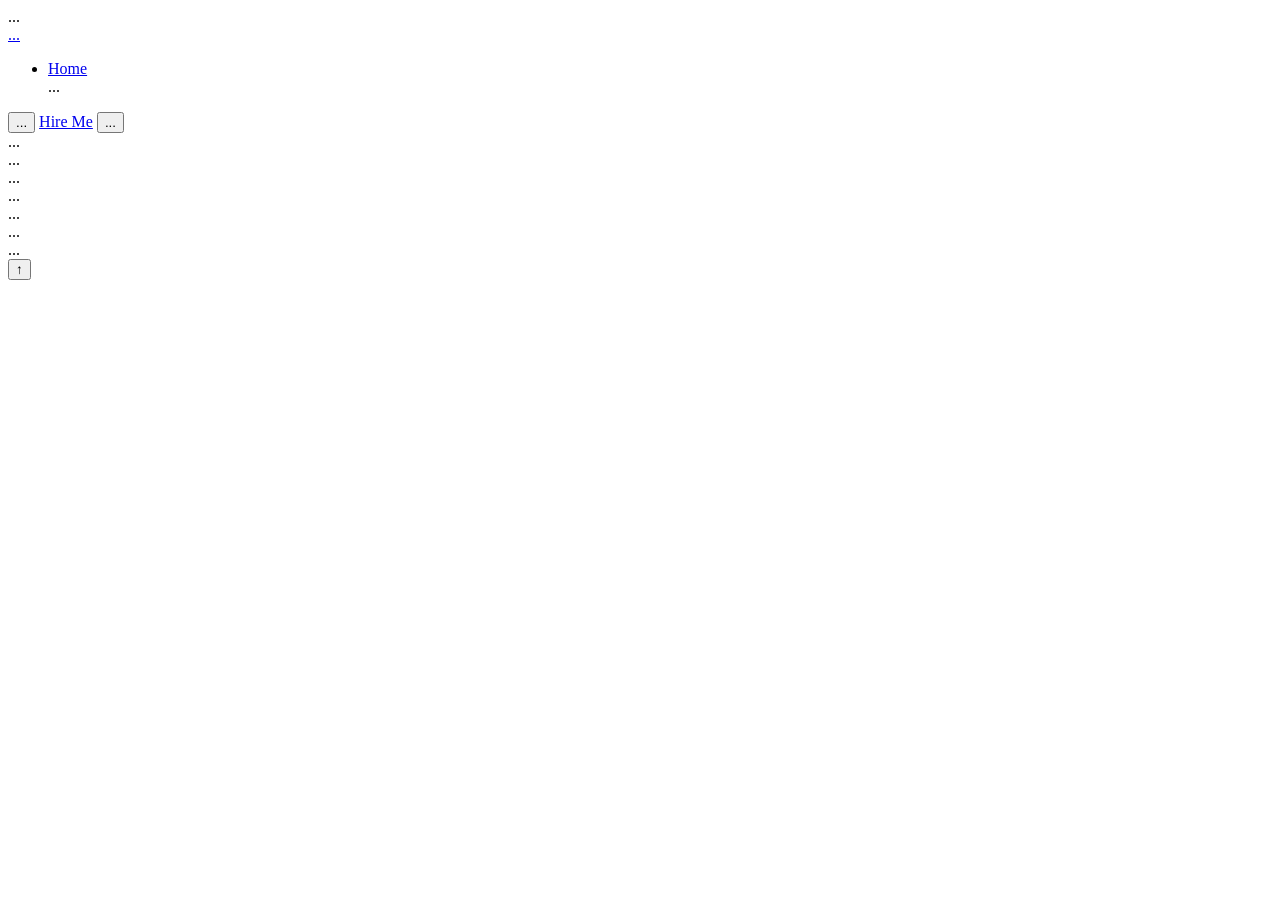
<file: deepseek_html_20260923_e81000.html>
<!DOCTYPE html>
<html lang="en" data-theme="light">
<head>... </head>
<body>
  <!-- progress bar -->
  <div class="scroll-progress"></div>
  
  <!-- header -->
  <header class="header">
    <nav class="nav container">
      <a href="#home" class="logo">...</a>
      <ul class="nav-menu">
        <li><a href="#home" class="nav-link active">Home</a></li>
        ...
      </ul>
      <div class="nav-actions">
        <button class="theme-toggle">...</button>
        <a href="#contact" class="btn btn-primary">Hire Me</a>
        <button class="hamburger">...</button>
      </div>
    </nav>
  </header>
  
  <main>
    <section id="home" class="hero">...</section>
    <section id="about">...</section>
    <section id="skills">...</section>
    <section id="services">...</section>
    <section id="projects">...</section>
    <section id="contact">...</section>
  </main>
  
  <footer>...</footer>
  <button class="to-top">↑</button>
  <div class="toast"></div>
</body>
</file>
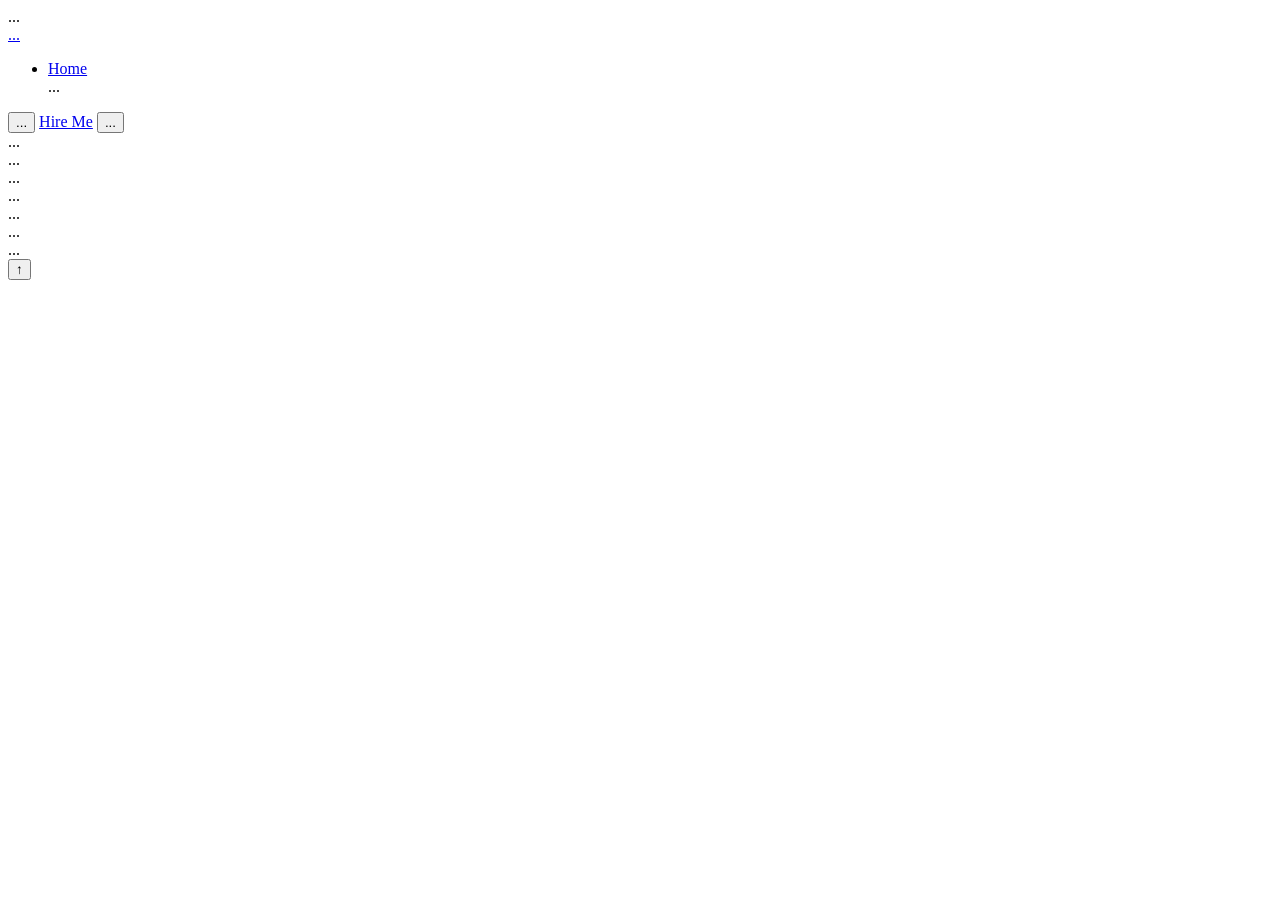
<file: Index1.html>
<!DOCTYPE html>
<html lang="en" data-theme="light">
<head>... </head>
<body>
  <!-- progress bar -->
  <div class="scroll-progress"></div>
  
  <!-- header -->
  <header class="header">
    <nav class="nav container">
      <a href="#home" class="logo">...</a>
      <ul class="nav-menu">
        <li><a href="#home" class="nav-link active">Home</a></li>
        ...
      </ul>
      <div class="nav-actions">
        <button class="theme-toggle">...</button>
        <a href="#contact" class="btn btn-primary">Hire Me</a>
        <button class="hamburger">...</button>
      </div>
    </nav>
  </header>
  
  <main>
    <section id="home" class="hero">...</section>
    <section id="about">...</section>
    <section id="skills">...</section>
    <section id="services">...</section>
    <section id="projects">...</section>
    <section id="contact">...</section>
  </main>
  
  <footer>...</footer>
  <button class="to-top">↑</button>
  <div class="toast"></div>
</body>
</file>
